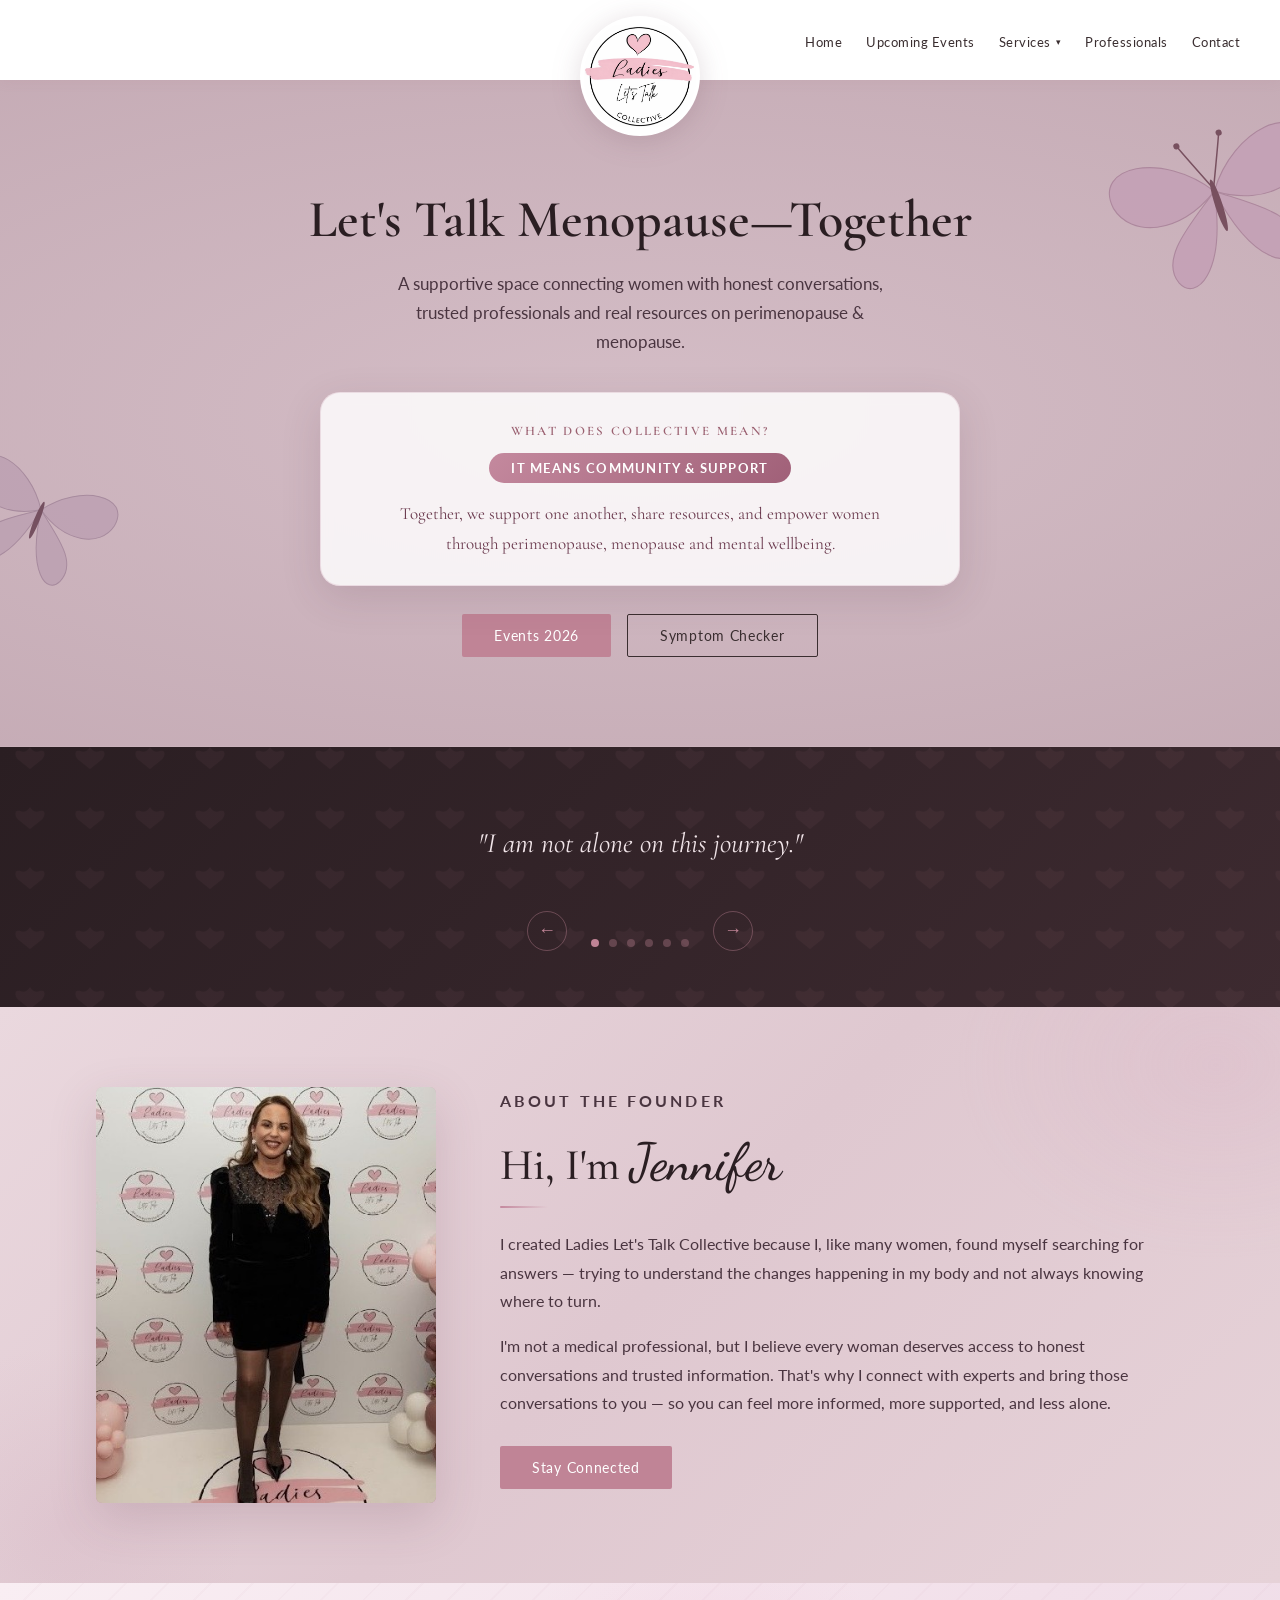
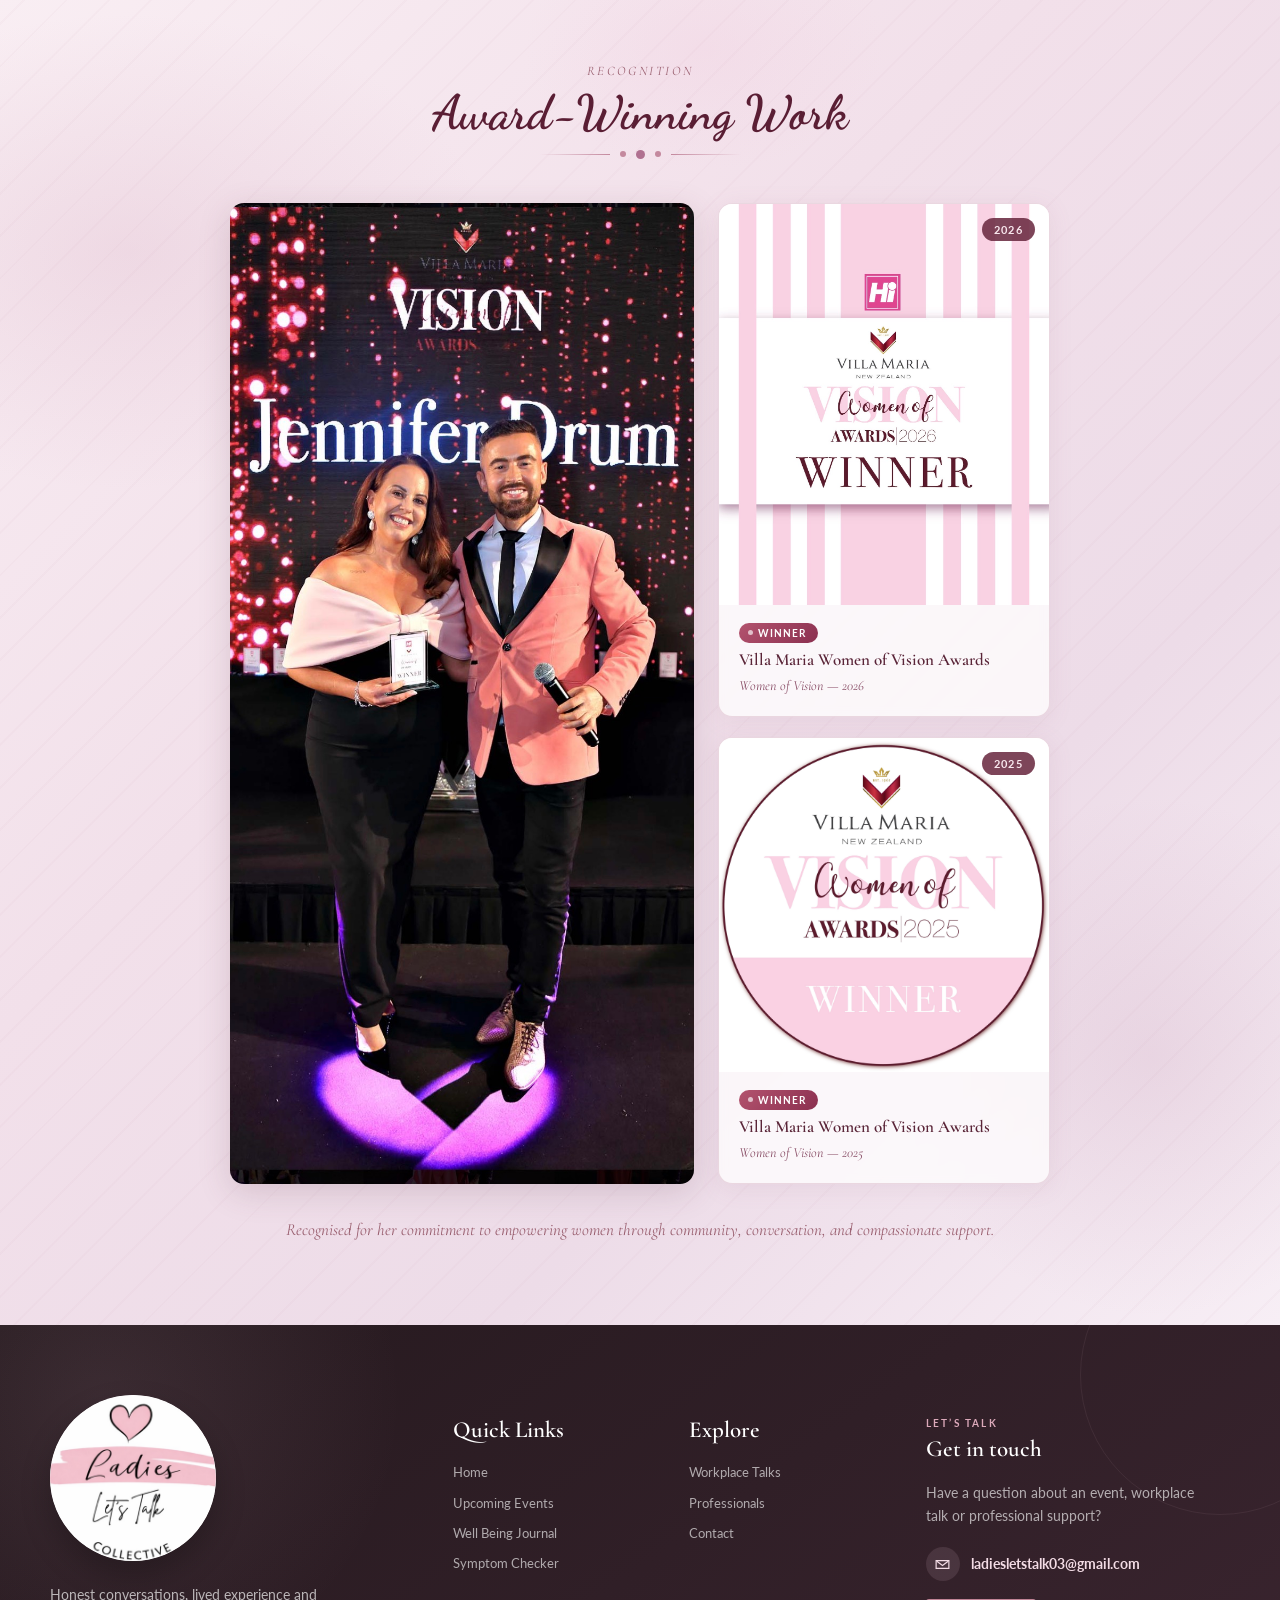
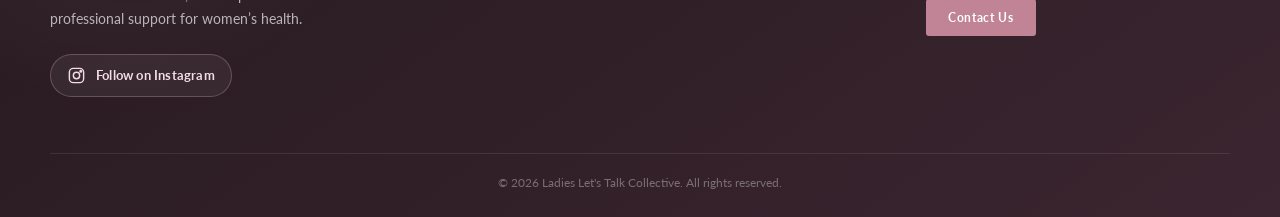
<file: index.html>
<!DOCTYPE html>
<html lang="en">
<head>
<meta charset="UTF-8">
<meta name="viewport" content="width=device-width,initial-scale=1">
<title>Ladies Let's Talk Collective</title>
<link rel="stylesheet" href="css/style.css">
<link href="https://fonts.googleapis.com/css2?family=Dancing+Script:wght@600;700&family=Cormorant+Garamond:wght@400;500;600&family=Lato:wght@300;400;700&display=swap" rel="stylesheet">
<style>
/* ── COLLECTIVE BOX (hero) ── */
.collective-card {
  max-width: 640px;
  margin: 28px auto 28px;
  padding: 30px 28px 26px;
  background: rgba(255,255,255,0.82);
  border-radius: 20px;
  box-shadow: 0 12px 40px rgba(80,45,65,0.14);
  text-align: center;
  backdrop-filter: blur(6px);
  border: 1px solid rgba(200,150,170,0.25);
}
.collective-card h2 {
  font-family: 'Cormorant Garamond', serif;
  font-size: 13px;
  font-weight: 600;
  letter-spacing: 0.18em;
  text-transform: uppercase;
  color: #9a6070;
  margin-bottom: 14px;
}
.collective-strip {
  display: inline-block;
  background: linear-gradient(135deg, #c4899e, #a06078);
  color: #fff;
  font-size: 13px;
  font-weight: 700;
  letter-spacing: 0.1em;
  text-transform: uppercase;
  padding: 7px 22px;
  border-radius: 30px;
  margin-bottom: 16px;
}
.collective-card p {
  font-family: 'Cormorant Garamond', serif;
  font-size: 17px;
  color: #6b3a4e;
  line-height: 1.75;
  max-width: 500px;
  margin: 0 auto;
}
 
/* ── ABOUT — keep existing layout, just polish ── */
.about {
  display: flex;
  gap: 64px;
  align-items: flex-start;
  padding: 80px 96px;
  background: linear-gradient(135deg, #ead8de 0%, #dfc8d0 50%, #e6d2d8 100%);
  position: relative;
  overflow: hidden;
}
.about::before {
  content: '';
  position: absolute;
  inset: 0;
  background:
    radial-gradient(ellipse 400px 300px at 95% 10%, rgba(210,160,185,0.18) 0%, transparent 65%),
    radial-gradient(ellipse 300px 300px at 5% 90%, rgba(190,140,165,0.14) 0%, transparent 60%);
  pointer-events: none;
}
.about-photo {
  width: 340px;
  min-width: 300px;
  border-radius: 6px;
  overflow: hidden;
  flex-shrink: 0;
  min-height: 400px;
  position: relative;
  box-shadow: 0 16px 48px rgba(100,60,80,0.18);
}
.about-photo img {
  width: 100%;
  height: 100%;
  object-fit: cover;
  display: block;
}
.about-text {
  flex: 1;
  position: relative;
  z-index: 1;
}
.about-text h2 {
  font-family: 'Cormorant Garamond', serif;
  font-size: 44px;
  font-weight: 500;
  margin-bottom: 8px;
  color: #2a1e22;
  line-height: 1.2;
}
.about-text h2 em {
  font-family: 'Dancing Script', cursive;
  font-size: 52px;
  font-style: normal;
}
.about-eyebrow {
  font-size: 12px;
  font-weight: 700;
  letter-spacing: 0.2em;
  text-transform: uppercase;
  color: #b07090;
  margin-bottom: 6px;
}
.about-divider {
  width: 48px;
  height: 2px;
  background: linear-gradient(to right, #c4899e, transparent);
  border-radius: 2px;
  margin: 12px 0 22px;
}
.about-text p {
  font-size: 15.5px;
  line-height: 1.85;
  color: #4a3540;
  margin-bottom: 16px;
}
 
@media(max-width:900px) {
  .about { flex-direction: column; padding: 48px 28px; }
  .about-photo { width: 100%; min-width: unset; min-height: 280px; }
}
 
/* ── AWARDS SECTION ── */
.awards-section {
  padding: 80px 96px;
  background: linear-gradient(135deg, #f9eef3 0%, #f2e0ea 40%, #eddce8 70%, #f7eef5 100%);
  position: relative;
  overflow: hidden;
  text-align: center;
}
.awards-section::before {
  content: '';
  position: absolute;
  inset: 0;
  background:
    radial-gradient(ellipse 520px 340px at 10% 20%, rgba(210,160,185,0.22) 0%, transparent 70%),
    radial-gradient(ellipse 400px 400px at 90% 80%, rgba(190,140,170,0.18) 0%, transparent 65%),
    radial-gradient(ellipse 300px 200px at 55% 5%, rgba(240,200,220,0.25) 0%, transparent 60%);
  pointer-events: none;
}
.awards-section::after {
  content: '';
  position: absolute;
  inset: 0;
  background-image: repeating-linear-gradient(
    135deg, transparent, transparent 28px,
    rgba(200,155,175,0.055) 28px, rgba(200,155,175,0.055) 30px
  );
  pointer-events: none;
}
.awards-section-inner {
  position: relative;
  z-index: 2;
  max-width: 820px;
  margin: 0 auto;
}
.awards-eyebrow {
  font-family: 'Cormorant Garamond', serif;
  font-style: italic;
  font-size: 13px;
  letter-spacing: 0.2em;
  text-transform: uppercase;
  color: #9a6070;
  margin-bottom: 8px;
}
.awards-title {
  font-family: 'Dancing Script', cursive;
  font-size: 48px;
  color: #5a1e34;
  line-height: 1.1;
  margin-bottom: 10px;
}
.awards-ornament {
  display: flex;
  align-items: center;
  justify-content: center;
  gap: 10px;
  margin-bottom: 44px;
}
.orn-line {
  height: 1px; width: 70px;
  background: linear-gradient(to right, transparent, #c4899e);
}
.orn-line.r { background: linear-gradient(to left, transparent, #c4899e); }
.orn-dot { width: 6px; height: 6px; border-radius: 50%; background: #c4899e; }
.orn-dot.lg { width: 9px; height: 9px; background: #b07090; }
.awards-grid {
  display: grid;
  grid-template-columns: 1.4fr 1fr;
  gap: 24px;
  margin-bottom: 32px;
  align-items: start;
}
.award-jen-photo {
  border-radius: 14px;
  overflow: hidden;
  box-shadow: 0 8px 32px rgba(100,60,80,0.18);
  height: 100%;
}
.award-jen-photo img {
  width: 100%;
  height: 100%;
  object-fit: cover;
  object-position: center top;
  display: block;
  min-height: 400px;
}
.awards-cards-stack {
  display: flex;
  flex-direction: column;
  gap: 20px;
}
.award-card {
  background: rgba(255,255,255,0.75);
  border: 1px solid rgba(200,155,175,0.35);
  border-radius: 14px;
  overflow: hidden;
  box-shadow: 0 4px 24px rgba(160,100,130,0.1), inset 0 1px 0 rgba(255,255,255,0.8);
  transition: transform 0.25s ease, box-shadow 0.25s ease;
  backdrop-filter: blur(4px);
  text-align: left;
}
.award-card:hover {
  transform: translateY(-4px);
  box-shadow: 0 12px 36px rgba(160,100,130,0.18), inset 0 1px 0 rgba(255,255,255,0.8);
}
.award-img-wrap {
  position: relative;
  overflow: hidden;
}
.award-img-wrap img {
  width: 100%;
  height: auto;
  display: block;
  object-fit: contain;
  background: #f7eef3;
  transition: transform 0.4s ease;
}
.award-card:hover .award-img-wrap img {
  transform: scale(1.03);
}
.award-img-wrap::after {
  display: none;
}
.award-year-badge {
  position: absolute;
  top: 14px; right: 14px;
  background: rgba(107,44,66,0.88);
  color: #f9e8ee;
  font-size: 11px;
  font-weight: 700;
  letter-spacing: 0.12em;
  text-transform: uppercase;
  padding: 5px 12px;
  border-radius: 20px;
  z-index: 3;
}
.award-card-body {
  padding: 18px 20px 22px;
  display: flex;
  flex-direction: column;
  gap: 6px;
}
.award-status-pill {
  display: inline-flex;
  align-items: center;
  gap: 5px;
  font-size: 10px;
  font-weight: 700;
  letter-spacing: 0.1em;
  text-transform: uppercase;
  color: #fff;
  background: linear-gradient(135deg, #b3536e, #8b3050);
  padding: 4px 12px 4px 9px;
  border-radius: 20px;
  width: fit-content;
}
.award-status-pill .dot {
  width: 5px; height: 5px;
  border-radius: 50%;
  background: rgba(255,255,255,0.65);
}
.award-org {
  font-family: 'Cormorant Garamond', serif;
  font-size: 17px;
  font-weight: 600;
  color: #5a2538;
  line-height: 1.3;
}
.award-subtitle {
  font-family: 'Cormorant Garamond', serif;
  font-style: italic;
  font-size: 14px;
  color: #8a5068;
}
.awards-caption {
  font-family: 'Cormorant Garamond', serif;
  font-style: italic;
  font-size: 17px;
  color: #9a6070;
  line-height: 1.7;
}
@media(max-width:900px) {
  .awards-section { padding: 56px 28px; }
  .awards-grid { grid-template-columns: 1fr; }
  .award-jen-photo img { min-height: 280px; }
}

/* ── NEW FOOTER ── */
.site-footer {
  display: block;
  position: relative;
  overflow: hidden;
  width: 100%;
  padding: 0;
  margin: 0;
  background:
    radial-gradient(circle at 8% 15%, rgba(224,184,200,.11), transparent 24%),
    linear-gradient(145deg, #25191e 0%, #3b2530 100%);
  color: rgba(255,255,255,.82);
}

.site-footer,
.site-footer * {
  box-sizing: border-box;
}

.site-footer::before {
  content: "";
  position: absolute;
  top: -90px;
  right: -80px;
  width: 280px;
  height: 280px;
  border: 1px solid rgba(224,184,200,.08);
  border-radius: 50%;
  pointer-events: none;
}

.site-footer .footer-main {
  position: relative;
  z-index: 1;
  display: grid;
  grid-template-columns:
    minmax(250px, 1.35fr)
    minmax(140px, .72fr)
    minmax(140px, .72fr)
    minmax(260px, 1.15fr);
  align-items: start;
  gap: 46px;
  width: min(1180px, calc(100% - 64px));
  margin: 0 auto;
  padding: 70px 0 56px;
}

.site-footer .footer-brand {
  min-width: 0;
}

.site-footer .footer-logo-link {
  display: block;
  width: 166px;
  height: 166px;
  overflow: hidden;
  border-radius: 50%;
  background: #fff;
  box-shadow: 0 14px 30px rgba(0,0,0,.24);
}

.site-footer .footer-brand-logo {
  display: block;
  width: 100%;
  height: 100%;
  margin: 0;
  padding: 0;
  object-fit: cover;
  object-position: center;
  border-radius: 50%;
  filter: none;
}

.site-footer .footer-tagline {
  max-width: 310px;
  margin: 22px 0;
  color: rgba(255,255,255,.67);
  font-size: 14px;
  line-height: 1.75;
}

.site-footer .footer-social-btn {
  display: inline-flex;
  align-items: center;
  gap: 10px;
  padding: 11px 16px;
  border: 1px solid rgba(224,184,200,.28);
  border-radius: 999px;
  background: rgba(255,255,255,.055);
  color: #f3dce5;
  font-size: 13px;
  font-weight: 700;
  text-decoration: none;
  transition: background .2s, border-color .2s, transform .2s;
}

.site-footer .footer-social-btn:hover {
  transform: translateY(-2px);
  border-color: rgba(224,184,200,.55);
  background: rgba(224,184,200,.13);
}

.site-footer .footer-social-btn svg {
  width: 19px;
  height: 19px;
  fill: none;
  stroke: currentColor;
  stroke-width: 1.8;
}

.site-footer .footer-column,
.site-footer .footer-contact {
  min-width: 0;
  padding-top: 22px;
}

.site-footer .footer-column h3,
.site-footer .footer-contact h3 {
  margin: 0 0 19px;
  color: #fff;
  font-family: 'Cormorant Garamond', serif;
  font-size: 23px;
  font-weight: 600;
}

.site-footer .footer-small-title {
  display: block;
  margin-bottom: 7px;
  color: #dca9ba;
  font-size: 10px;
  font-weight: 700;
  letter-spacing: 2.2px;
  text-transform: uppercase;
}

.site-footer .footer-nav {
  position: static;
  display: flex;
  flex-direction: column;
  align-items: flex-start;
  gap: 12px;
  width: auto;
  height: auto;
  min-height: 0;
  margin: 0;
  padding: 0;
  overflow: visible;
  background: transparent;
  box-shadow: none;
  transform: none;
}

.site-footer .footer-nav a {
  display: inline-block;
  width: fit-content;
  margin: 0;
  padding: 0;
  border: 0;
  background: transparent;
  color: rgba(255,255,255,.62);
  font-size: 13px;
  line-height: 1.4;
  text-decoration: none;
  transition: color .2s, transform .2s;
}

.site-footer .footer-nav a:hover {
  color: #f0bfd0;
  transform: translateX(4px);
}

.site-footer .footer-contact p {
  max-width: 280px;
  margin: 0 0 19px;
  color: rgba(255,255,255,.63);
  font-size: 13.5px;
  line-height: 1.7;
}

.site-footer .footer-email-link {
  display: flex;
  align-items: center;
  gap: 11px;
  margin-bottom: 18px;
  color: #f3dce5;
  font-size: 13.5px;
  font-weight: 700;
  text-decoration: none;
  overflow-wrap: anywhere;
}

.site-footer .footer-email-icon {
  display: grid;
  flex: 0 0 auto;
  width: 34px;
  height: 34px;
  place-items: center;
  border-radius: 50%;
  background: rgba(224,184,200,.13);
}

.site-footer .footer-email-icon svg {
  width: 17px;
  height: 17px;
  fill: none;
  stroke: currentColor;
  stroke-width: 1.7;
}

.site-footer .footer-contact-btn {
  display: inline-block;
  padding: 11px 22px;
  border-radius: 3px;
  background: #c08496;
  color: #fff;
  font-size: 12px;
  font-weight: 700;
  letter-spacing: .7px;
  text-decoration: none;
  transition: background .2s, transform .2s;
}

.site-footer .footer-contact-btn:hover {
  transform: translateY(-2px);
  background: #a9687c;
}

.site-footer .footer-bottom {
  position: relative;
  z-index: 1;
  display: flex;
  justify-content: center;
  width: min(1180px, calc(100% - 64px));
  margin: 0 auto;
  padding: 22px 0 28px;
  border-top: 1px solid rgba(255,255,255,.09);
  text-align: center;
}

.site-footer .footer-bottom p {
  margin: 0;
  color: rgba(255,255,255,.35);
  font-size: 11.5px;
}

@media (max-width: 980px) {
  .site-footer .footer-main {
    grid-template-columns: 1fr 1fr;
  }

  .site-footer .footer-brand,
  .site-footer .footer-contact {
    grid-column: 1 / -1;
  }

  .site-footer .footer-brand {
    display: flex;
    flex-direction: column;
    align-items: center;
    text-align: center;
  }

  .site-footer .footer-tagline {
    margin-right: auto;
    margin-left: auto;
  }

  .site-footer .footer-column {
    text-align: center;
  }

  .site-footer .footer-nav {
    align-items: center;
  }
}

@media (max-width: 560px) {
  .site-footer .footer-main {
    grid-template-columns: 1fr;
    width: min(100% - 32px, 460px);
    gap: 30px;
    padding: 46px 0 40px;
  }

  .site-footer .footer-brand,
  .site-footer .footer-contact,
  .site-footer .footer-column {
    grid-column: 1;
  }

  .site-footer .footer-logo-link {
    width: 142px;
    height: 142px;
  }

  .site-footer .footer-column {
    padding-top: 0;
  }

  .site-footer .footer-contact {
    padding: 26px 18px;
    border: 1px solid rgba(224,184,200,.15);
    border-radius: 10px;
    background: rgba(255,255,255,.045);
    text-align: center;
  }

  .site-footer .footer-contact p {
    margin-right: auto;
    margin-left: auto;
  }

  .site-footer .footer-email-link {
    justify-content: center;
    flex-wrap: wrap;
  }

  .site-footer .footer-bottom {
    width: min(100% - 32px, 460px);
  }
}

</style>
</head>
 
<body>
 
<div class="mobile-nav" id="mobileNav" onclick="closeMobile()">
  <div class="mobile-nav-panel" onclick="event.stopPropagation()">
    <div class="mobile-header">
      <img class="logo-img" src="images/Logo.jpeg" alt="Logo">
      <button class="mobile-close" onclick="closeMobile()">✕</button>
    </div>
    <a href="index.html">Home</a>
    <a href="events.html">Upcoming Events</a>
    <a href="journal.html">Well Being Journal</a>
    <a href="symptom.html">Symptom Checker</a>
    <a href="workplace.html">Workplace Talks</a>
    <a href="professionals.html">Professionals</a>
    <a href="contact.html">Contact</a>
  </div>
</div>
<nav>
  <div class="logo-wrap">
    <img class="logo-img" src="images/Logo.jpeg" alt="Ladies Let's Talk Collective logo">
  </div>
  <div class="nav-right">
    <ul class="nav-links">
      <li><a href="index.html">Home</a></li>
      <li><a href="events.html">Upcoming Events</a></li>
      <li class="has-dropdown">
        <a href="#" onclick="return false;">Services <span class="caret">▾</span></a>
        <ul class="dropdown">
          <li><a href="journal.html">Well being Journal</a></li>
          <li><a href="symptom.html">Symptom Checker</a></li>
          <li><a href="workplace.html">Workplace Talks</a></li>
        </ul>
      </li>
      <li><a href="professionals.html">Professionals</a></li>
      <li><a href="contact.html">Contact</a></li>
    </ul>
    <button class="hamburger" onclick="openMobile()">
      <span></span><span></span><span></span>
    </button>
  </div>
</nav>
 
<div id="nav-placeholder"></div>
 
<!-- HERO -->
<section class="hero" id="home">
  <svg class="hero-bg" viewBox="0 0 1440 540" preserveAspectRatio="xMidYMid slice" xmlns="http://www.w3.org/2000/svg">
    <defs>
      <radialGradient id="hg" cx="50%" cy="50%" r="70%"><stop offset="0%" stop-color="#d4bdc6"/><stop offset="100%" stop-color="#c4aab4"/></radialGradient>
      <filter id="bl"><feGaussianBlur stdDeviation="2.5"/></filter>
    </defs>
    <rect width="1440" height="540" fill="url(#hg)"/>
    <g opacity="0.55" filter="url(#bl)">
      <circle cx="50" cy="70" r="22" fill="#f0d4e0"/><circle cx="85" cy="45" r="17" fill="#e8c4d4"/>
      <circle cx="115" cy="80" r="14" fill="#f0d0dc"/><circle cx="35" cy="110" r="12" fill="#ddb8c8"/>
      <circle cx="135" cy="55" r="19" fill="#f0d4e0"/><circle cx="160" cy="92" r="13" fill="#e8c4d4"/>
    </g>
    <g opacity="0.55" filter="url(#bl)">
      <circle cx="1390" cy="65" r="22" fill="#f0d4e0"/><circle cx="1355" cy="42" r="17" fill="#e8c4d4"/>
      <circle cx="1325" cy="78" r="14" fill="#f0d0dc"/><circle cx="1405" cy="102" r="12" fill="#ddb8c8"/>
      <circle cx="1305" cy="54" r="19" fill="#f0d4e0"/><circle cx="1280" cy="88" r="13" fill="#e8c4d4"/>
    </g>
    <g transform="translate(1185,90) rotate(-18)" opacity="0.85">
      <path d="M0,0 C30,-44 88,-50 82,-12 C76,14 38,26 0,0Z" fill="#c4a0b6" stroke="#a88098" stroke-width="0.9"/>
      <path d="M0,0 C-30,-44 -88,-50 -82,-12 C-76,14 -38,26 0,0Z" fill="#c4a0b6" stroke="#a88098" stroke-width="0.9"/>
      <path d="M0,0 C24,18 60,38 50,62 C42,80 12,68 0,0Z" fill="#c4a0b6" stroke="#a88098" stroke-width="0.9"/>
      <path d="M0,0 C-24,18 -60,38 -50,62 C-42,80 -12,68 0,0Z" fill="#c4a0b6" stroke="#a88098" stroke-width="0.9"/>
      <ellipse cx="0" cy="12" rx="3" ry="22" fill="#6a4050"/>
      <path d="M0,-2 Q-14,-34 -18,-44" stroke="#6a4050" stroke-width="1.2" fill="none"/><circle cx="-18" cy="-44" r="2.5" fill="#6a4050"/>
      <path d="M0,-2 Q14,-34 18,-44" stroke="#6a4050" stroke-width="1.2" fill="none"/><circle cx="18" cy="-44" r="2.5" fill="#6a4050"/>
    </g>
    <g transform="translate(235,348) rotate(22)" opacity="0.8">
      <path d="M0,0 C22,-32 64,-38 60,-10 C56,10 28,18 0,0Z" fill="#bca0b2" stroke="#9e8096" stroke-width="0.8"/>
      <path d="M0,0 C-22,-32 -64,-38 -60,-10 C-56,10 -28,18 0,0Z" fill="#bca0b2" stroke="#9e8096" stroke-width="0.8"/>
      <path d="M0,0 C18,14 44,28 36,48 C30,62 9,52 0,0Z" fill="#bca0b2" stroke="#9e8096" stroke-width="0.8"/>
      <path d="M0,0 C-18,14 -44,28 -36,48 C-30,62 -9,52 0,0Z" fill="#bca0b2" stroke="#9e8096" stroke-width="0.8"/>
      <ellipse cx="0" cy="9" rx="2.2" ry="16" fill="#60384a"/>
    </g>
  </svg>
 
  <div class="hero-content">
    <h1>Let's Talk Menopause—Together</h1>
    <p>A supportive space connecting women with honest conversations, trusted professionals and real resources on perimenopause &amp; menopause.</p>
 
    <!-- COLLECTIVE BOX — improved -->
    <div class="collective-card">
      <h2>What Does Collective Mean?</h2>
      <div class="collective-strip">It means community &amp; support</div>
      <p>Together, we support one another, share resources, and empower women through perimenopause, menopause and mental wellbeing.</p>
    </div>
 
    <div class="btn-row">
      <a href="events.html" class="btn-pink">Events 2026</a>
      <a href="symptom.html" class="btn-outline">Symptom Checker</a>
    </div>
  </div>
</section>
 
<!-- AFFIRMATIONS -->
<section class="affirmations">
  <div class="aff-inner">
    <div class="aff-quote" id="affQuote">"I am not alone on this journey."</div>
    <div class="aff-controls">
      <button class="aff-btn" id="affPrev">&#8592;</button>
      <div class="aff-dots" id="affDots"></div>
      <button class="aff-btn" id="affNext">&#8594;</button>
    </div>
  </div>
</section>
 
<!-- ABOUT + AWARDS -->
<section class="about" id="about">
 
  <div class="about-photo">
    <img src="images/jennifer.jpeg" alt="Jennifer">
  </div>
 
  <div class="about-text">
    <p class="about-eyebrow">About the founder</p>
    <h2>Hi, I'm <em>Jennifer</em></h2>
    <div class="about-divider"></div>
 
    <p>I created Ladies Let's Talk Collective because I, like many women, found myself searching for answers — trying to understand the changes happening in my body and not always knowing where to turn.</p>
 
    <p>I'm not a medical professional, but I believe every woman deserves access to honest conversations and trusted information. That's why I connect with experts and bring those conversations to you — so you can feel more informed, more supported, and less alone.</p>
 
    <a href="contact.html" class="btn-pink about-btn" style="margin-top:12px;">Stay Connected</a>
  </div>
 
</section>
 
<!-- AWARDS -->
<section class="awards-section" id="awards">
  <div class="awards-section-inner">
 
    <p class="awards-eyebrow">Recognition</p>
    <h2 class="awards-title">Award-Winning Work</h2>
    <div class="awards-ornament">
      <div class="orn-line"></div>
      <div class="orn-dot"></div>
      <div class="orn-dot lg"></div>
      <div class="orn-dot"></div>
      <div class="orn-line r"></div>
    </div>
 
    <div class="awards-grid">
 
      <!-- LEFT: Jennifer photo -->
      <div class="award-jen-photo">
        <img src="images/Awards.jpeg" alt="Jennifer Drum at the awards">
      </div>
 
      <!-- RIGHT: two award cards stacked -->
      <div class="awards-cards-stack">
 
        <div class="award-card">
          <div class="award-img-wrap">
            <img src="images/2026 award.jpeg" alt="Villa Maria Women of Vision Awards 2026 Winner certificate">
            <span class="award-year-badge">2026</span>
          </div>
          <div class="award-card-body">
            <span class="award-status-pill"><span class="dot"></span>Winner</span>
            <div class="award-org">Villa Maria Women of Vision Awards</div>
            <div class="award-subtitle">Women of Vision — 2026</div>
          </div>
        </div>
 
        <div class="award-card">
          <div class="award-img-wrap">
            <img src="images/award2.jpeg" alt="Jennifer Drum accepting the Women of Vision Award on stage">
            <span class="award-year-badge">2025</span>
          </div>
          <div class="award-card-body">
            <span class="award-status-pill"><span class="dot"></span>Winner</span>
            <div class="award-org">Villa Maria Women of Vision Awards</div>
            <div class="award-subtitle">Women of Vision — 2025</div>
          </div>
        </div>
 
      </div>
 
    </div>
 
    <p class="awards-caption">Recognised for her commitment to empowering women through community, conversation, and compassionate support.</p>
 
  </div>
</section>
 

 
<!-- ── NEW FOOTER ── -->
<footer class="site-footer">
  <div class="footer-main">

    <div class="footer-brand">
      <a href="index.html" class="footer-logo-link" aria-label="Ladies Let's Talk Collective home">
        <img src="images/Logofooter.png"
             alt="Ladies Let's Talk Collective logo"
             class="footer-brand-logo">
      </a>

      <p class="footer-tagline">
        Honest conversations, lived experience and professional support for women’s health.
      </p>

      <div class="footer-social-links">
        <a href="https://www.instagram.com/ladieslets_talk_collective/"
           class="footer-social-btn"
           target="_blank"
           rel="noopener noreferrer"
           aria-label="Follow Ladies Let's Talk Collective on Instagram">
          <svg viewBox="0 0 24 24" aria-hidden="true">
            <rect x="3" y="3" width="18" height="18" rx="5"></rect>
            <circle cx="12" cy="12" r="4"></circle>
            <circle cx="17.4" cy="6.7" r="1"></circle>
          </svg>
          <span>Follow on Instagram</span>
        </a>
      </div>
    </div>

    <div class="footer-column">
      <h3>Quick Links</h3>
      <div class="footer-nav" aria-label="Footer navigation">
        <a href="index.html">Home</a>
        <a href="events.html">Upcoming Events</a>
        <a href="journal.html">Well Being Journal</a>
        <a href="symptom.html">Symptom Checker</a>
      </div>
    </div>

    <div class="footer-column">
      <h3>Explore</h3>
      <div class="footer-nav" aria-label="Footer service links">
        <a href="workplace.html">Workplace Talks</a>
        <a href="professionals.html">Professionals</a>
        <a href="contact.html">Contact</a>
      </div>
    </div>

    <div class="footer-contact">
      <span class="footer-small-title">Let’s talk</span>
      <h3>Get in touch</h3>
      <p>
        Have a question about an event, workplace talk or professional support?
      </p>

      <a href="mailto:ladiesletstalk03@gmail.com"
         class="footer-email-link">
        <span class="footer-email-icon" aria-hidden="true">
          <svg viewBox="0 0 24 24">
            <path d="M3 6.5h18v11H3z"></path>
            <path d="m4 7.5 8 6 8-6"></path>
          </svg>
        </span>
        <span>ladiesletstalk03@gmail.com</span>
      </a>

      <a href="contact.html" class="footer-contact-btn">Contact Us</a>
    </div>

  </div>

  <div class="footer-bottom">
    <p>© 2026 Ladies Let's Talk Collective. All rights reserved.</p>
  </div>
</footer>
 
<script src="js/script.js"></script>
</body>
</html>
</file>
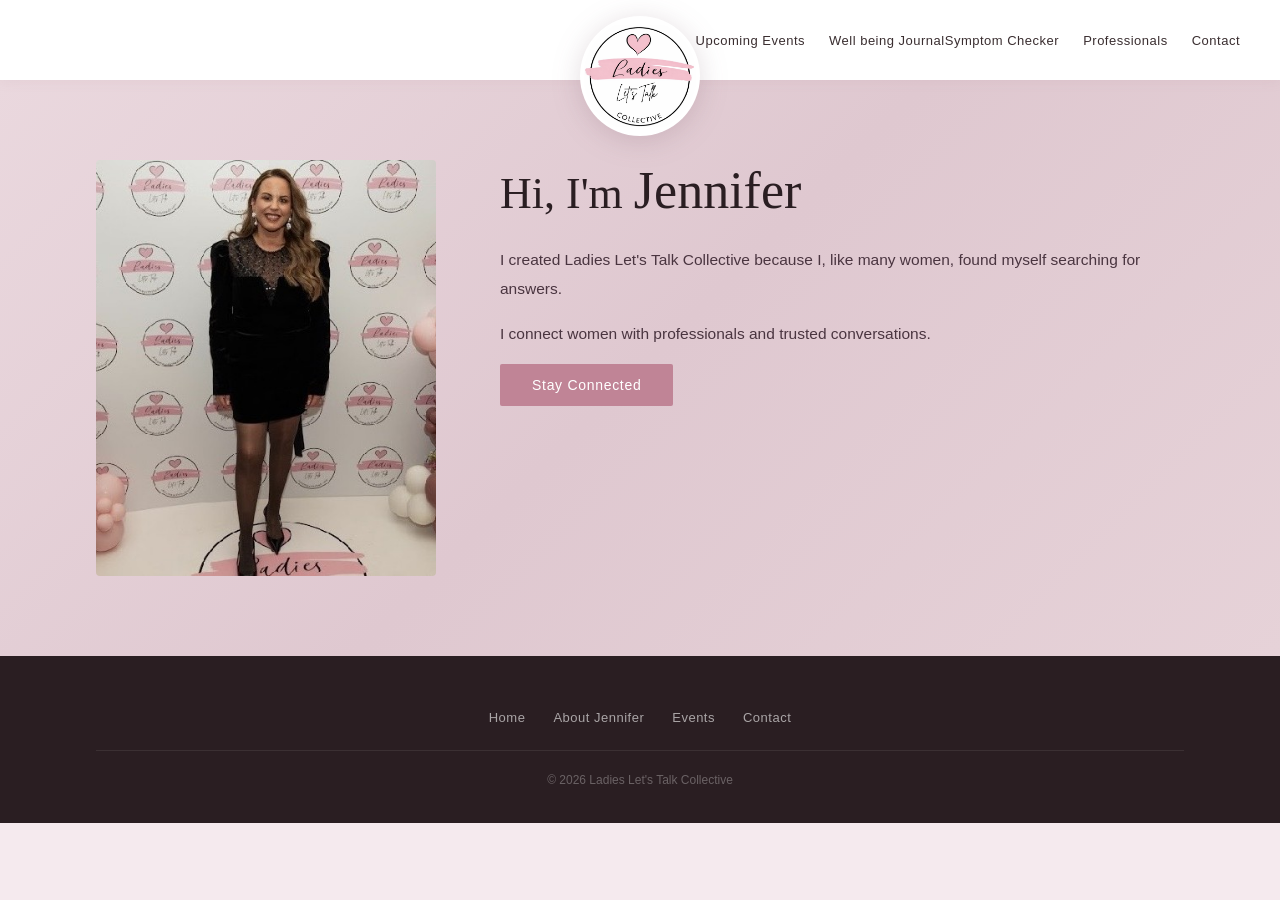
<file: about.html>
<!DOCTYPE html>
<html lang="en">

<head>

<meta charset="UTF-8">
<meta name="viewport" content="width=device-width,initial-scale=1">

<title>About Jennifer</title>

<link rel="stylesheet" href="css/style.css">

</head>

<body>
<div class="mobile-nav" id="mobileNav">

    <div class="mobile-header">
        <img
            class="logo-img"
            src="images/Logo.jpeg"
            alt="Logo">
<br><br><br>
        <button
            class="mobile-close"
            onclick="closeMobile()">
            ✕
        </button>
    </div>

    <a href="index.html">Home</a>
    <a href="events.html">Upcoming Events</a>
    <a href="journal.html">Well Being Journal</a>
    <a href="symptom.html">Symptom Checker</a>
    <a href="professionals.html">Professionals</a>
    <a href="contact.html">Contact</a>

</div>

<nav>

<ul class="nav-links">

<li>
<a href="index.html">Home</a>
</li>



<li>
<a href="events.html">
Upcoming Events 
</a>
</li>

<li>
<a href="journal.html">
Well being Journal
</a>
</li>

</ul>


<div class="logo-wrap">

<img
class="logo-img"
src="images/Logo.jpeg">

</div>


<div class="nav-right">

<ul class="nav-links">

<li>
<a href="symptom.html">
Symptom Checker
</a>
</li>



<li>
<a href="professionals.html">
Professionals
</a>
</li>

<li>
<a href="contact.html">
Contact
</a>
</li>

</ul>

<button
class="hamburger"
onclick="openMobile()">

<span></span>
<span></span>
<span></span>

</button>

</div>

</nav>
<div id="nav-placeholder"></div>

<section class="about">

<div class="about-photo">

<img src="images/jennifer.jpeg">

</div>

<div class="about-text">

<h2>Hi, I'm <em>Jennifer</em></h2>

<p>
I created Ladies Let's Talk Collective because I,
like many women, found myself searching for answers.
</p>

<p>
I connect women with professionals and trusted conversations.
</p>

<a href="contact.html" class="btn-pink">

Stay Connected

</a>

</div>

</section>

<div id="footer-placeholder"></div>

<script src="js/script.js"></script>
<footer>

<ul class="footer-links">

<li>
<a href="index.html">
Home
</a>
</li>

<li>
<a href="about.html">
About Jennifer
</a>
</li>

<li>
<a href="events.html">
Events
</a>
</li>

<li>
<a href="contact.html">
Contact
</a>
</li>

</ul>

<div class="footer-copy">

© 2026 Ladies Let's Talk Collective

</div>

</footer>

<script src="js/script.js"></script>
</body>

</html>
</file>
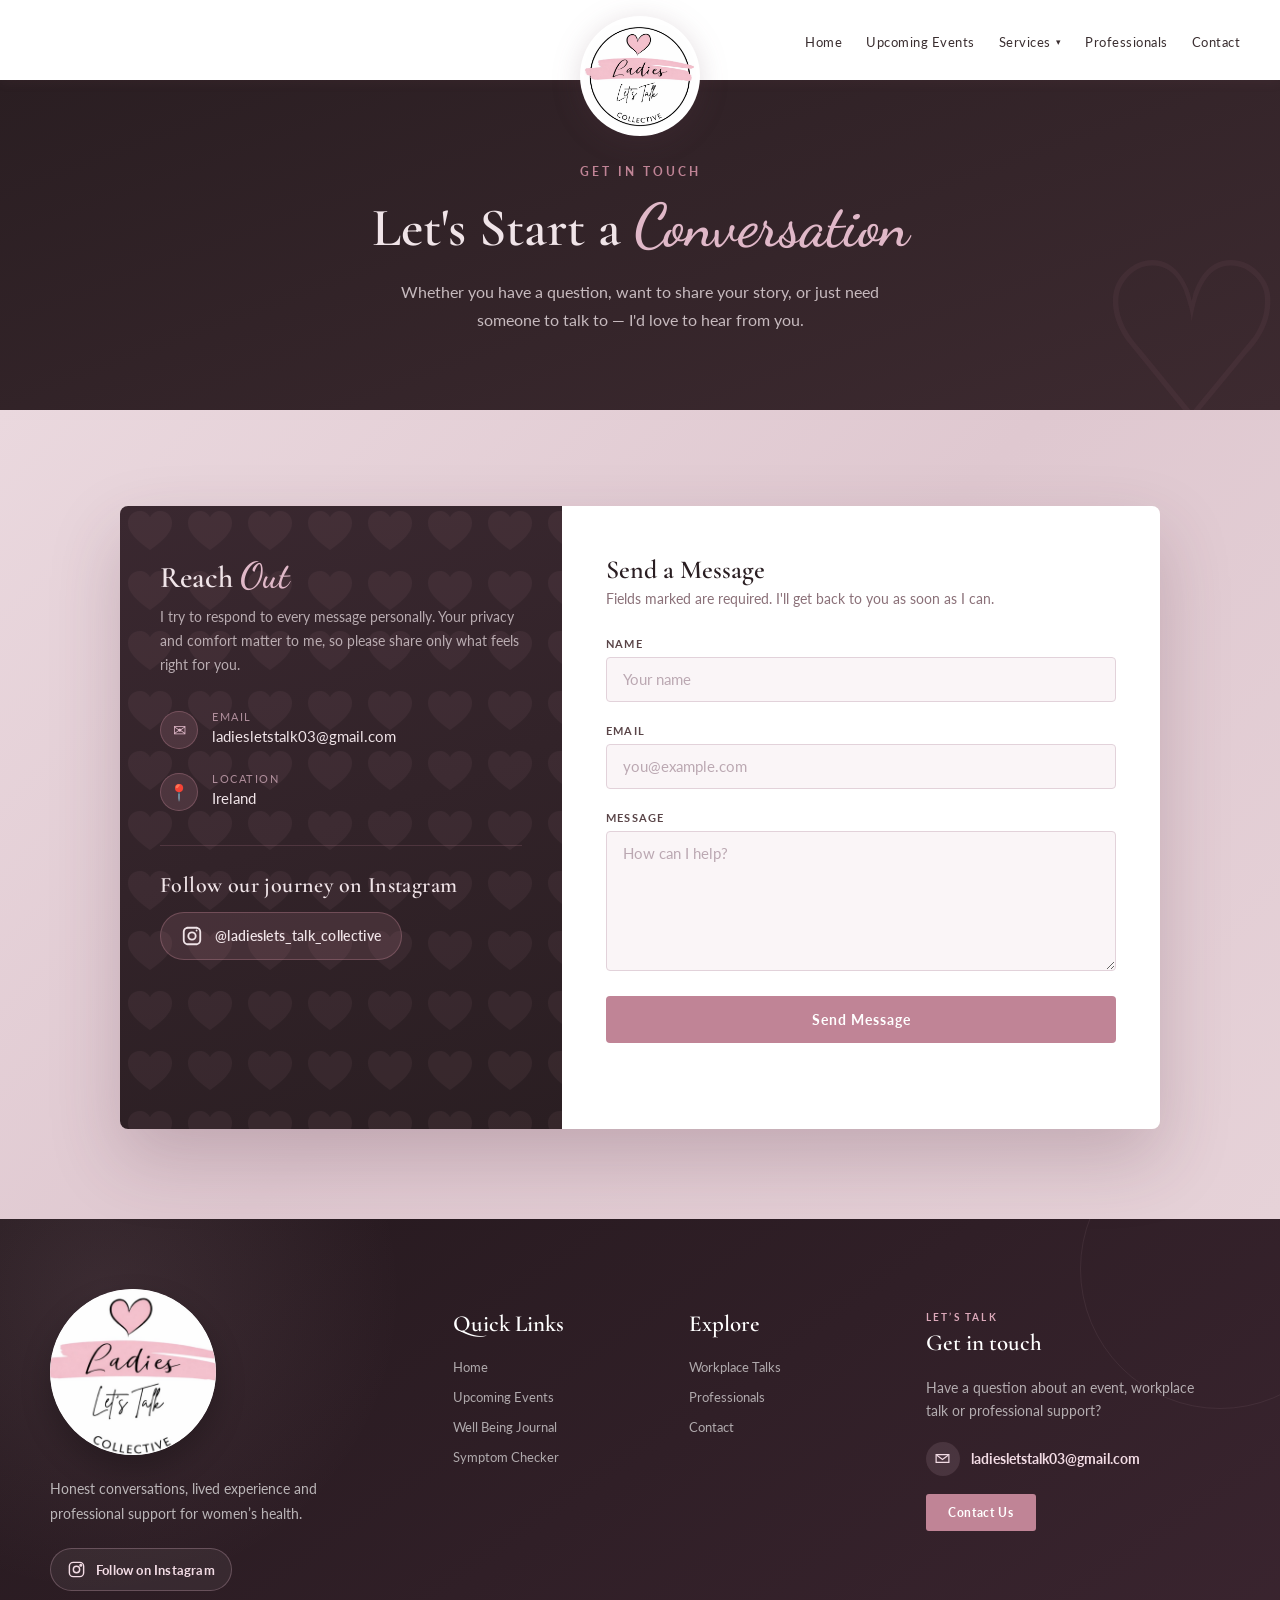
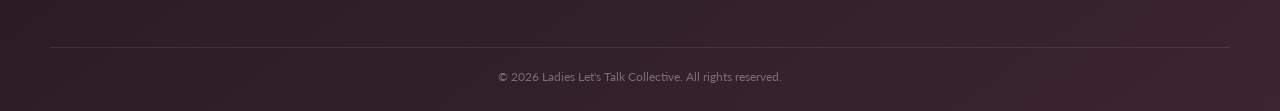
<file: contact.html>
<!DOCTYPE html>
<html lang="en">
<head>
<meta charset="UTF-8">
<meta name="viewport" content="width=device-width, initial-scale=1.0">
<title>Contact | Ladies Let's Talk Collective</title>
<link rel="stylesheet" href="css/style.css">
<link href="https://fonts.googleapis.com/css2?family=Dancing+Script:wght@600;700&family=Cormorant+Garamond:wght@400;500;600&family=Lato:wght@300;400;700&display=swap" rel="stylesheet">
<style>
/* ── CONTACT PAGE (scoped, uses your :root variables + fonts) ── */

/* Page intro header */
.contact-hero{
  background:linear-gradient(160deg,#2a1e22 0%,#3d2a30 100%);
  text-align:center;padding:84px 40px 76px;position:relative;overflow:hidden;
}
.contact-hero::after{
  content:'♡';position:absolute;right:-10px;bottom:-50px;
  font-family:'Cormorant Garamond',serif;font-size:220px;
  color:rgba(192,132,150,0.07);line-height:1;pointer-events:none;
}
.contact-hero .eyebrow{
  font-size:12px;letter-spacing:3px;text-transform:uppercase;
  color:#c08496;font-weight:700;margin-bottom:14px;
}
.contact-hero h1{
  font-family:'Cormorant Garamond',serif;font-size:54px;font-weight:600;
  color:#f0e4e8;line-height:1.12;margin-bottom:18px;
}
.contact-hero h1 em{font-family:'Dancing Script',cursive;font-size:60px;font-style:normal;color:#e0b8c8;}
.contact-hero p{
  font-size:16px;color:rgba(240,228,232,0.78);line-height:1.75;
  max-width:520px;margin:0 auto;position:relative;z-index:2;
}

/* Main contact area */
.contact-sec{
  padding:72px 40px 90px;
  background:linear-gradient(135deg,#ead8de 0%,#dfc8d0 50%,#e6d2d8 100%);
}
.contact-shell{
  max-width:1040px;margin:24px auto 0;position:relative;z-index:5;
  display:grid;grid-template-columns:0.85fr 1.15fr;
  border-radius:8px;overflow:hidden;
  box-shadow:0 30px 70px rgba(80,45,65,0.22);
}

/* Left: dark info panel */
.contact-info{
  background:linear-gradient(160deg,#3a2830 0%,#2a1e22 100%);
  padding:48px 40px;color:#f0e4e8;position:relative;overflow:hidden;
}
.contact-info::before{
  content:'';position:absolute;inset:0;
  background:url("data:image/svg+xml,%3Csvg width='60' height='60' viewBox='0 0 60 60' xmlns='http://www.w3.org/2000/svg'%3E%3Cg fill='none' fill-rule='evenodd'%3E%3Cg fill='%23c08496' fill-opacity='0.08'%3E%3Cpath d='M30 44 C18 35 8 27 8 17 C8 10 13 5 20 5 C24.5 5 28 7.5 30 11.5 C32 7.5 35.5 5 40 5 C47 5 52 10 52 17 C52 27 42 35 30 44Z'/%3E%3C/g%3E%3C/g%3E%3C/svg%3E");
}
.contact-info-inner{position:relative;z-index:2;}
.contact-info h2{
  font-family:'Cormorant Garamond',serif;font-size:30px;font-weight:600;
  margin-bottom:8px;line-height:1.2;
}
.contact-info h2 em{font-family:'Dancing Script',cursive;font-size:36px;font-style:normal;color:#e0b8c8;}
.contact-info .lead{font-size:14px;line-height:1.7;color:rgba(240,228,232,0.7);margin-bottom:34px;}
.ci-row{display:flex;gap:14px;align-items:flex-start;margin-bottom:24px;}
.ci-icon{
  width:38px;height:38px;flex-shrink:0;border-radius:50%;
  background:rgba(192,132,150,0.18);border:1px solid rgba(192,132,150,0.35);
  display:flex;align-items:center;justify-content:center;
  font-size:16px;color:#e0b8c8;
}
.ci-row .ci-label{font-size:10.5px;letter-spacing:1.5px;text-transform:uppercase;color:rgba(224,184,200,0.7);margin-bottom:3px;}
.ci-row .ci-value{font-size:14.5px;color:#f0e4e8;line-height:1.5;}
.ci-row a{color:#f0e4e8;text-decoration:none;transition:color 0.2s;}
.ci-row a:hover{color:#e0b8c8;}
.ci-social{display:flex;gap:12px;margin-top:34px;padding-top:26px;border-top:1px solid rgba(192,132,150,0.2);}
.ci-social span{
  width:40px;height:40px;border-radius:50%;
  border:1px solid rgba(192,132,150,0.35);
  display:flex;align-items:center;justify-content:center;
  font-size:17px;color:#e0b8c8;cursor:pointer;
  transition:background 0.25s,transform 0.25s;
}
.ci-social span:hover{background:rgba(192,132,150,0.2);transform:translateY(-3px);}
/* Instagram Section */
.ci-social{
  display:flex;
  flex-direction:column;
  align-items:flex-start;
  gap:14px;
  margin-top:34px;
  padding-top:26px;
  border-top:1px solid rgba(192,132,150,0.2);
}

.ci-social-text{
  margin:0;
  font-family:'Cormorant Garamond',serif;
  font-size:22px;
  font-weight:600;
  color:#f0e4e8;
  letter-spacing:.4px;
}

.ci-instagram{
  display:inline-flex;
  align-items:center;
  gap:12px;
  max-width:100%;
  padding:12px 20px;
  background:rgba(192,132,150,0.15);
  border:1px solid rgba(192,132,150,0.35);
  border-radius:50px;
  text-decoration:none;
  color:#f0e4e8;
  transition:background .3s ease,border-color .3s ease,color .3s ease,transform .3s ease,box-shadow .3s ease;
}

.ci-instagram svg{
  width:22px;
  height:22px;
  flex-shrink:0;
}

.ci-instagram span{
  width:auto;
  height:auto;
  border:0;
  border-radius:0;
  display:inline;
  font-size:14px;
  font-weight:600;
  color:inherit;
  letter-spacing:.3px;
  cursor:inherit;
}

.ci-instagram:hover{
  background:#c08496;
  border-color:#c08496;
  color:#fff;
  transform:translateY(-3px);
  box-shadow:0 8px 20px rgba(192,132,150,.3);
}

.ci-instagram:hover span{
  background:transparent;
  transform:none;
}

@media(max-width:900px){
  .ci-social{
    align-items:center;
    text-align:center;
  }

  .ci-instagram{
    justify-content:center;
  }
}
/* Right: form card */
.contact-form-wrap{background:#fff;padding:48px 44px;}
.contact-form-wrap .form-title{
  font-family:'Cormorant Garamond',serif;font-size:26px;font-weight:600;
  color:#2a1e22;margin-bottom:6px;
}
.contact-form-wrap .form-note{font-size:13.5px;color:#8a7078;margin-bottom:30px;}
.contact-form .field{margin-bottom:22px;}
.contact-form label{
  display:block;font-size:11px;letter-spacing:1.2px;text-transform:uppercase;
  color:#5a4548;font-weight:700;margin-bottom:7px;
}
.contact-form input,
.contact-form textarea{
  width:100%;padding:13px 16px;border:1.5px solid #e2d2da;border-radius:4px;
  font-size:14.5px;font-family:'Lato',sans-serif;color:var(--text);
  background:#faf5f7;outline:none;transition:border-color 0.2s,background 0.2s,box-shadow 0.2s;
}
.contact-form input::placeholder,
.contact-form textarea::placeholder{color:#bba8b2;}
.contact-form input:focus,
.contact-form textarea:focus{
  border-color:var(--pink);background:#fff;
  box-shadow:0 0 0 3px rgba(192,132,150,0.12);
}
.contact-form textarea{resize:vertical;min-height:140px;}
.contact-form .honeypot{display:none;}
.contact-form .btn-pink{
  width:100%;padding:15px;font-size:14px;letter-spacing:1px;font-weight:700;
  border-radius:4px;border:none;cursor:pointer;
  background:var(--pink);color:#fff;
  transition:background 0.2s,opacity 0.2s;
}
.contact-form .btn-pink:hover{background:var(--pink-dark);}
.contact-form .btn-pink:disabled{opacity:0.6;cursor:default;}
.form-status{margin-top:18px;font-size:14px;text-align:center;min-height:20px;}
.form-status.success{color:#2e7d4f;}
.form-status.error{color:#b03a3a;}
.form-status.sending{color:#8a7078;}

@media(max-width:900px){
  .contact-hero{padding:64px 28px 96px;}
  .contact-hero h1{font-size:38px;}
  .contact-hero h1 em{font-size:44px;}
  .contact-sec{padding:36px 20px 64px;}
  .contact-shell{grid-template-columns:1fr;margin-top:0;}
  .contact-info{padding:38px 28px;}
  .contact-form-wrap{padding:38px 26px;}
}
</style>
</head>
<body>

<!-- ── MOBILE NAV ── -->
<div class="mobile-nav" id="mobileNav" onclick="closeMobile()">
  <div class="mobile-nav-panel" onclick="event.stopPropagation()">
    <div class="mobile-header">
      <img class="logo-img" src="images/Logo.jpeg" alt="Logo">
      <button class="mobile-close" onclick="closeMobile()">✕</button>
    </div>
    <a href="index.html">Home</a>
    <a href="events.html">Upcoming Events</a>
    <a href="journal.html">Well Being Journal</a>
    <a href="symptom.html">Symptom Checker</a>
    <a href="workplace.html">Workplace Talks</a>
    <a href="professionals.html">Professionals</a>
    <a href="contact.html">Contact</a>
  </div>
</div>

<nav>
  <div class="logo-wrap">
    <img class="logo-img" src="images/Logo.jpeg" alt="Ladies Let's Talk Collective logo">
  </div>
  <div class="nav-right">
    <ul class="nav-links">
      <li><a href="index.html">Home</a></li>
      <li><a href="events.html">Upcoming Events</a></li>
      <li class="has-dropdown">
        <a href="#" onclick="return false;">Services <span class="caret">▾</span></a>
        <ul class="dropdown">
          <li><a href="journal.html">Well being Journal</a></li>
          <li><a href="symptom.html">Symptom Checker</a></li>
          <li><a href="workplace.html">Workplace Talks</a></li>
        </ul>
      </li>
      <li><a href="professionals.html">Professionals</a></li>
      <li><a href="contact.html">Contact</a></li>
    </ul>
    <button class="hamburger" onclick="openMobile()">
      <span></span><span></span><span></span>
    </button>
  </div>
</nav>


<!-- ── CONTACT HERO ── -->
<section class="contact-hero">
  <div class="eyebrow">Get In Touch</div>
  <h1>Let's Start a <em>Conversation</em></h1>
  <p>Whether you have a question, want to share your story, or just need someone to talk to — I'd love to hear from you.</p>
</section>


<!-- ── CONTACT MAIN ── -->
<section class="contact-sec">
  <div class="contact-shell">

    <!-- Left: info panel -->
    <div class="contact-info">
      <div class="contact-info-inner">
        <h2>Reach <em>Out</em></h2>
        <p class="lead">I try to respond to every message personally. Your privacy and comfort matter to me, so please share only what feels right for you.</p>

        <div class="ci-row">
          <div class="ci-icon">&#9993;</div>
          <div>
            <div class="ci-label">Email</div>
            <div class="ci-value"><a href="mailto:ladiesletstalk03@gmail.com">ladiesletstalk03@gmail.com</a></div>
          </div>
        </div>

      
<div class="ci-row">
  <div class="ci-icon">&#128205;</div>
  <div>
    <div class="ci-label">Location</div>
    <div class="ci-value">Ireland</div>
  </div>
</div>

<div class="ci-social">
    <p class="ci-social-text">Follow our journey on Instagram</p>

    <a href="https://www.instagram.com/ladieslets_talk_collective/"
       target="_blank"
       rel="noopener noreferrer"
       class="ci-instagram">

        <svg viewBox="0 0 24 24" fill="currentColor" aria-hidden="true">
            <path d="M7.75 2C4.57 2 2 4.57 2 7.75v8.5C2 19.43 4.57 22 7.75 22h8.5C19.43 22 22 19.43 22 16.25v-8.5C22 4.57 19.43 2 16.25 2h-8.5zm0 2h8.5A3.75 3.75 0 0 1 20 7.75v8.5A3.75 3.75 0 0 1 16.25 20h-8.5A3.75 3.75 0 0 1 4 16.25v-8.5A3.75 3.75 0 0 1 7.75 4zm9.25 1a1 1 0 1 0 0 2 1 1 0 0 0 0-2zM12 7a5 5 0 1 0 0 10 5 5 0 0 0 0-10zm0 2a3 3 0 1 1 0 6 3 3 0 0 1 0-6z"/>
        </svg>

        <span>@ladieslets_talk_collective</span>
    </a>
</div>
      </div>
    </div>

    <!-- Right: form -->
    <div class="contact-form-wrap">
      <div class="form-title">Send a Message</div>
      <p class="form-note">Fields marked are required. I'll get back to you as soon as I can.</p>

      <form class="contact-form" id="contactForm">
        <div class="field">
          <label for="name">Name</label>
          <input type="text" id="name" name="name" required placeholder="Your name">
        </div>
        <div class="field">
          <label for="email">Email</label>
          <input type="email" id="email" name="email" required placeholder="you@example.com">
        </div>
        <div class="field">
          <label for="message">Message</label>
          <textarea id="message" name="message" required placeholder="How can I help?"></textarea>
        </div>

        <!-- Honeypot spam trap — kept hidden from real visitors via CSS -->
        <input type="text" name="honeypot" class="honeypot" tabindex="-1" autocomplete="off">

        <button type="submit" class="btn-pink">Send Message</button>
        <div class="form-status" id="formStatus"></div>
      </form>
    </div>

  </div>
</section>


<!-- ── FOOTER ── -->
<footer class="site-footer">
  <div class="footer-main">

    <div class="footer-brand">
      <a href="index.html"
         class="footer-logo-link"
         aria-label="Ladies Let's Talk Collective home">

        <img
          src="images/Logofooter.png"
          alt="Ladies Let's Talk Collective logo"
          class="footer-brand-logo">
      </a>

      <p class="footer-tagline">
        Honest conversations, lived experience and professional support
        for women’s health.
      </p>

      <div class="footer-social-links">
        <a
          href="https://www.instagram.com/ladieslets_talk_collective/"
          class="footer-social-btn"
          target="_blank"
          rel="noopener noreferrer"
          aria-label="Follow Ladies Let's Talk Collective on Instagram">

          <svg viewBox="0 0 24 24" aria-hidden="true">
            <rect x="3" y="3" width="18" height="18" rx="5"></rect>
            <circle cx="12" cy="12" r="4"></circle>
            <circle cx="17.4" cy="6.7" r="1"></circle>
          </svg>

          <span>Follow on Instagram</span>
        </a>
      </div>
    </div>

    <div class="footer-column">
      <h3>Quick Links</h3>

      <div class="footer-nav" aria-label="Footer navigation">
        <a href="index.html">Home</a>
        <a href="events.html">Upcoming Events</a>
        <a href="journal.html">Well Being Journal</a>
        <a href="symptom.html">Symptom Checker</a>
      </div>
    </div>

    <div class="footer-column">
      <h3>Explore</h3>

      <div class="footer-nav" aria-label="Footer service links">
        <a href="workplace.html">Workplace Talks</a>
        <a href="professionals.html">Professionals</a>
        <a href="contact.html">Contact</a>
      </div>
    </div>

    <div class="footer-contact">
      <span class="footer-small-title">Let’s talk</span>

      <h3>Get in touch</h3>

      <p>
        Have a question about an event, workplace talk or professional support?
      </p>

      <a
        href="mailto:ladiesletstalk03@gmail.com"
        class="footer-email-link">

        <span class="footer-email-icon" aria-hidden="true">
          <svg viewBox="0 0 24 24">
            <path d="M3 6.5h18v11H3z"></path>
            <path d="m4 7.5 8 6 8-6"></path>
          </svg>
        </span>

        <span>ladiesletstalk03@gmail.com</span>
      </a>

      <a href="contact.html" class="footer-contact-btn">
        Contact Us
      </a>
    </div>

  </div>

  <div class="footer-bottom">
    <p>© 2026 Ladies Let's Talk Collective. All rights reserved.</p>
  </div>
</footer>

<script src="js/script.js"></script>

</body>
</html>
</file>
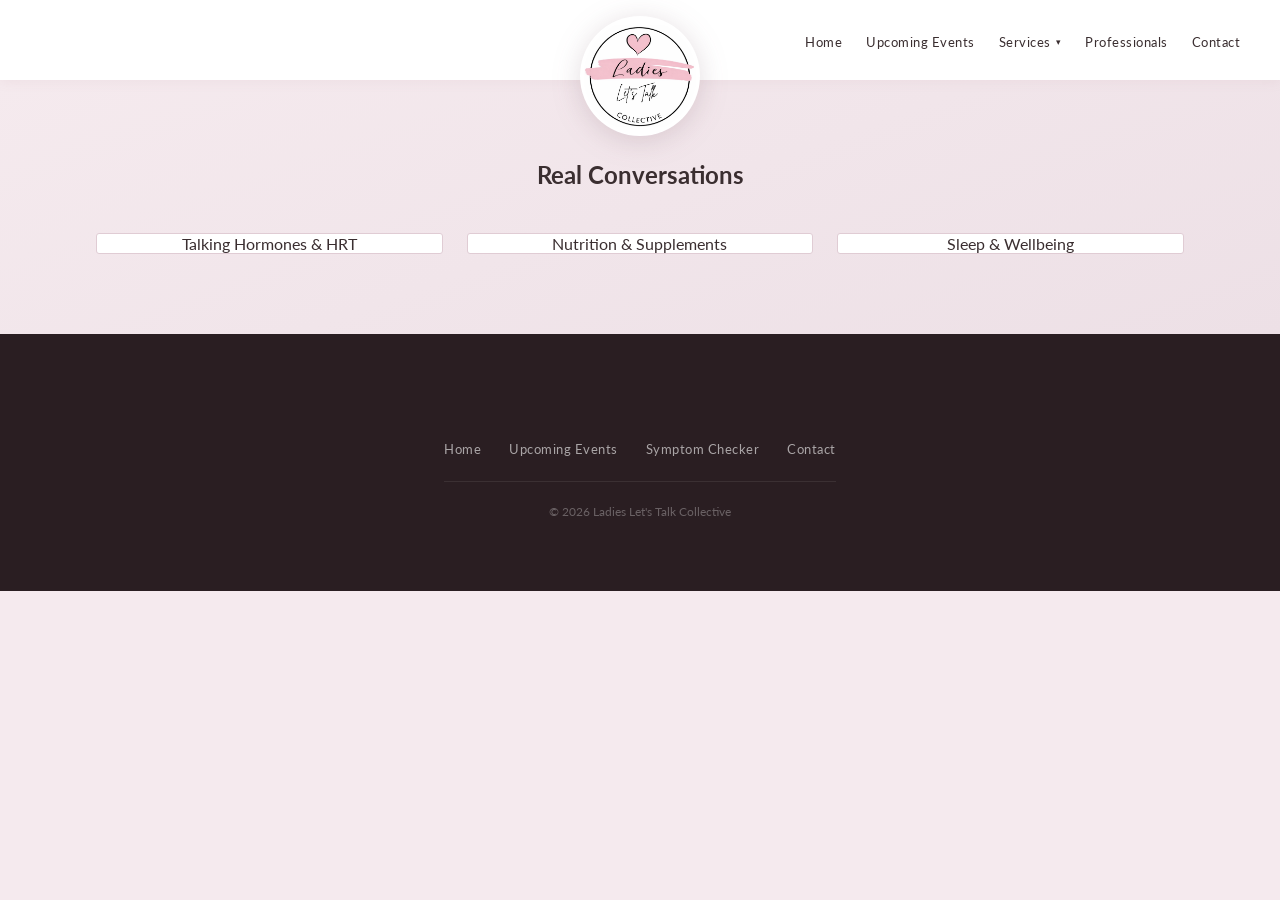
<file: conversations.html>
<!DOCTYPE html>
<html>

<head>
<meta charset="UTF-8">
<meta name="viewport" content="width=device-width,initial-scale=1">
<title>Conversations</title>

<link rel="stylesheet" href="css/style.css">
<link href="https://fonts.googleapis.com/css2?family=Dancing+Script:wght@600;700&family=Cormorant+Garamond:wght@400;500;600&family=Lato:wght@300;400;700&display=swap" rel="stylesheet">
</head>

<body>
<div class="mobile-nav" id="mobileNav" onclick="closeMobile()">
  <div class="mobile-nav-panel" onclick="event.stopPropagation()">
    <div class="mobile-header">
      <img class="logo-img" src="images/Logo.jpeg" alt="Logo">
      <button class="mobile-close" onclick="closeMobile()">✕</button>
    </div>
    <a href="index.html">Home</a>
    <a href="events.html">Upcoming Events</a>
    <a href="journal.html">Well Being Journal</a>
    <a href="symptom.html">Symptom Checker</a>
    <a href="workplace.html">Workplace Talks</a>
    <a href="professionals.html">Professionals</a>
    <a href="contact.html">Contact</a>
  </div>
</div>

<nav>
  <div class="logo-wrap">
    <img class="logo-img" src="images/Logo.jpeg" alt="Ladies Let's Talk Collective logo">
  </div>
  <div class="nav-right">
    <ul class="nav-links">
      <li><a href="index.html">Home</a></li>
      <li><a href="events.html">Upcoming Events</a></li>
      <li class="has-dropdown">
        <a href="#" onclick="return false;">Services <span class="caret">▾</span></a>
        <ul class="dropdown">
          <li><a href="journal.html">Well being Journal</a></li>
          <li><a href="symptom.html">Symptom Checker</a></li>
          <li><a href="workplace.html">Workplace Talks</a></li>
        </ul>
      </li>
      <li><a href="professionals.html">Professionals</a></li>
      <li><a href="contact.html">Contact</a></li>
    </ul>
    <button class="hamburger" onclick="openMobile()">
      <span></span><span></span><span></span>
    </button>
  </div>
</nav>
<button
class="hamburger"
onclick="openMobile()">

<span></span>
<span></span>
<span></span>

</button>

</div>

</nav>
<div id="nav-placeholder"></div>

<section class="convos">

<h2>
Real Conversations
</h2>

<div class="video-grid">

<div class="video-card">

<p>
Talking Hormones & HRT
</p>

</div>

<div class="video-card">

<p>
Nutrition & Supplements
</p>

</div>

<div class="video-card">

<p>
Sleep & Wellbeing
</p>

</div>

</div>

</section>


<div id="footer-placeholder"></div>

<script src="js/script.js"></script>
<footer>

<ul class="footer-links">

<li>




<script src="js/script.js"></script>
</body>

</html>
<div id="footer-placeholder"></div>

<script src="js/script.js"></script>
<footer>

<ul class="footer-links">

<li>
<a href="index.html">
Home
</a>
</li>

<li>
<a href="events.html">
Upcoming Events
</a>
</li>

<li>
<a href="symptom.html">
Symptom Checker
</a>
</li>

<li>
<a href="contact.html">
Contact
</a>
</li>

</ul>


<div class="footer-copy">

© 2026 Ladies Let's Talk Collective

</div>

</footer>

<script src="js/script.js"></script>
</body>

</html>
</file>
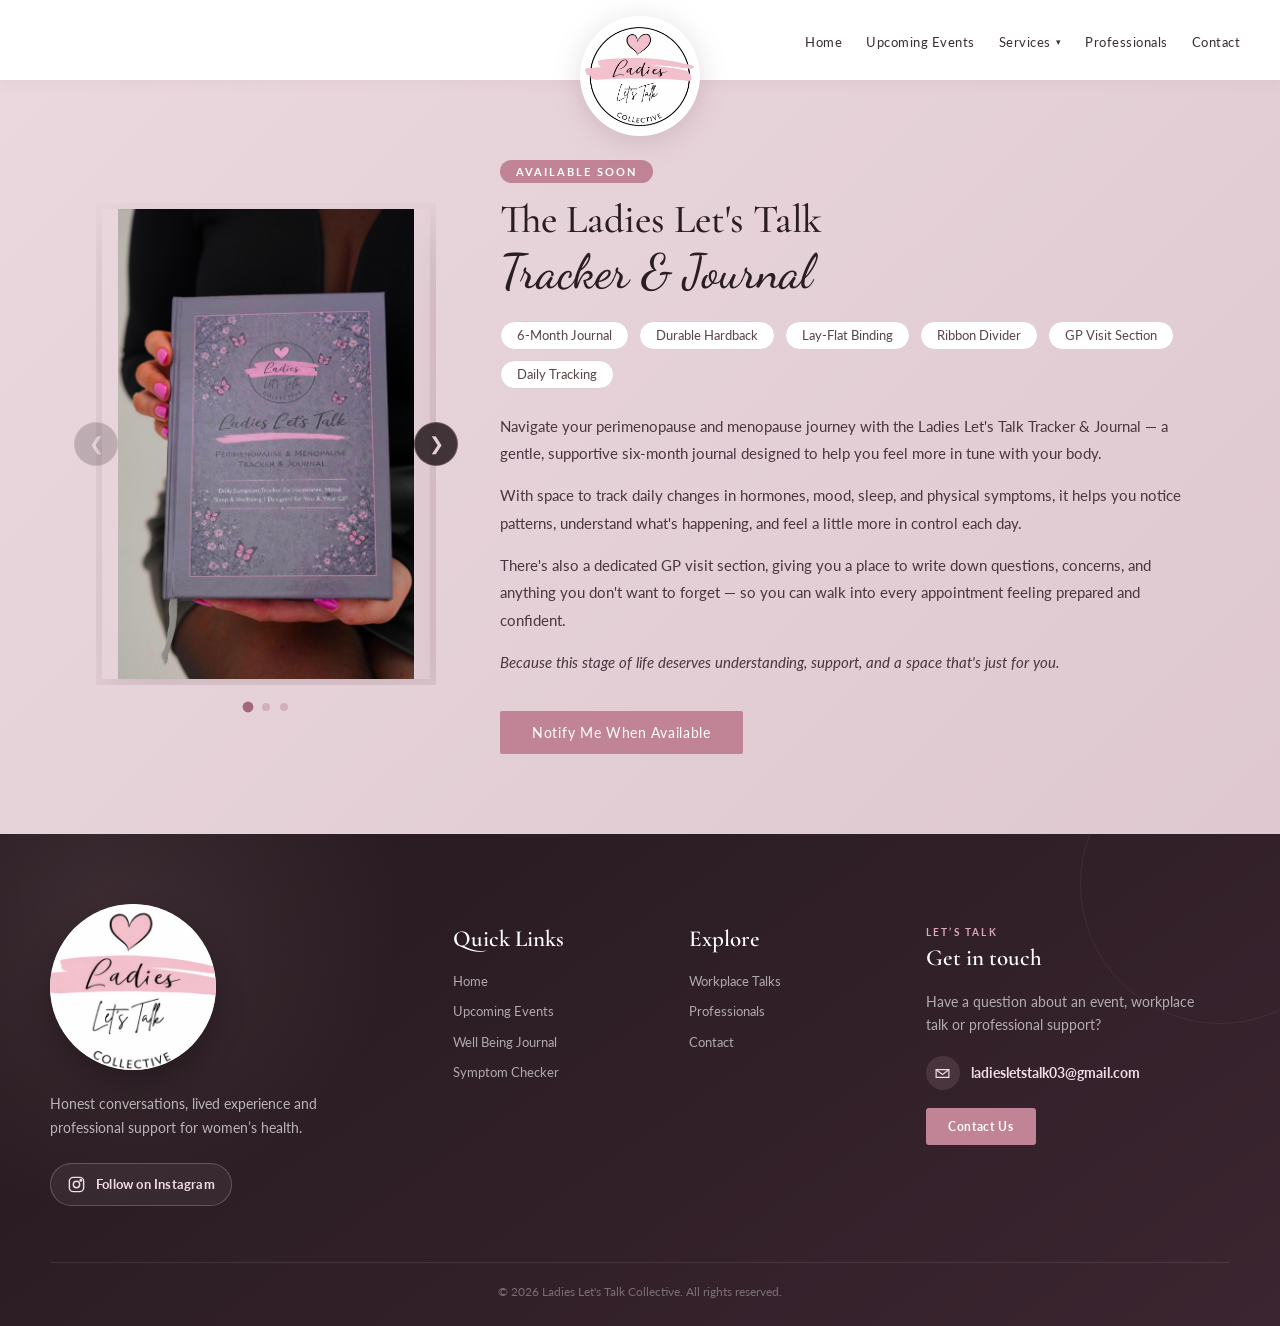
<file: journal.html>
<!DOCTYPE html>
<html>

<head>
<meta charset="UTF-8">
<meta name="viewport" content="width=device-width,initial-scale=1">
<title>Journal</title>

<link rel="stylesheet" href="css/style.css">
<link href="https://fonts.googleapis.com/css2?family=Dancing+Script:wght@600;700&family=Cormorant+Garamond:wght@400;500;600&family=Lato:wght@300;400;700&display=swap" rel="stylesheet">
</head>

<body>
<div class="mobile-nav" id="mobileNav" onclick="closeMobile()">
  <div class="mobile-nav-panel" onclick="event.stopPropagation()">
    <div class="mobile-header">
      <img class="logo-img" src="images/Logo.jpeg" alt="Logo">
      <button class="mobile-close" onclick="closeMobile()">✕</button>
    </div>
    <a href="index.html">Home</a>
    <a href="events.html">Upcoming Events</a>
    <a href="journal.html">Well Being Journal</a>
    <a href="symptom.html">Symptom Checker</a>
    <a href="workplace.html">Workplace Talks</a>
    <a href="professionals.html">Professionals</a>
    <a href="contact.html">Contact</a>
  </div>
</div>

<nav>
  <div class="logo-wrap">
    <img class="logo-img" src="images/Logo.jpeg" alt="Ladies Let's Talk Collective logo">
  </div>
  <div class="nav-right">
    <ul class="nav-links">
      <li><a href="index.html">Home</a></li>
      <li><a href="events.html">Upcoming Events</a></li>
      <li class="has-dropdown">
        <a href="#" onclick="return false;">Services <span class="caret">▾</span></a>
        <ul class="dropdown">
          <li><a href="journal.html">Well being Journal</a></li>
          <li><a href="symptom.html">Symptom Checker</a></li>
          <li><a href="workplace.html">Workplace Talks</a></li>
        </ul>
      </li>
      <li><a href="professionals.html">Professionals</a></li>
      <li><a href="contact.html">Contact</a></li>
    </ul>
    <button class="hamburger" onclick="openMobile()">
      <span></span><span></span><span></span>
    </button>
  </div>
</nav>

<button
class="hamburger"
onclick="openMobile()">

<span></span>
<span></span>
<span></span>

</button>

</div>

</nav>
<div id="nav-placeholder"></div>

<!-- JOURNAL -->
<section class="journal-sec" id="journal">
  <div class="journal-inner">
  <div class="journal-img-col">

  <div class="journal-carousel">

    <button
      type="button"
      class="journal-arrow journal-arrow-prev"
      id="journalPrevBtn"
      onclick="changeJournalImage(-1)"
      aria-label="Previous journal image"
    >
      &#10094;
    </button>

    <div class="journal-carousel-viewport">
      <div
        class="journal-carousel-track"
        id="journalCarouselTrack"
      >

        <div class="journal-carousel-slide">
          <img
            src="images/journal1.jpeg"
            alt="Ladies Let's Talk journal cover"
          >
        </div>

        <div class="journal-carousel-slide">
          <img
            src="images/journal2.jpeg"
            alt="Inside the Ladies Let's Talk journal"
          >
        </div>

        <div class="journal-carousel-slide">
          <img
            src="images/journal3.png"
            alt="Ladies Let's Talk journal pages"
          >
        </div>

      
      </div>
    </div>

    <button
      type="button"
      class="journal-arrow journal-arrow-next"
      id="journalNextBtn"
      onclick="changeJournalImage(1)"
      aria-label="Next journal image"
    >
      &#10095;
    </button>

  </div>

  <div
    class="journal-carousel-dots"
    id="journalCarouselDots"
  ></div>

</div>
    <div class="journal-text">
      <span class="coming-soon-pill">AVAILABLE SOON</span>
      <h2>The Ladies Let's Talk<br><em>Tracker &amp; Journal</em></h2>
      <div class="journal-features">
        <span class="jf">6-Month Journal</span>
        <span class="jf">Durable Hardback</span>
        <span class="jf">Lay-Flat Binding</span>
        <span class="jf">Ribbon Divider</span>
        <span class="jf">GP Visit Section</span>
        <span class="jf">Daily Tracking</span>
      </div>
      <p>Navigate your perimenopause and menopause journey with the Ladies Let's Talk Tracker &amp; Journal — a gentle, supportive six-month journal designed to help you feel more in tune with your body.</p>
      <p>With space to track daily changes in hormones, mood, sleep, and physical symptoms, it helps you notice patterns, understand what's happening, and feel a little more in control each day.</p>
      <p>There's also a dedicated GP visit section, giving you a place to write down questions, concerns, and anything you don't want to forget — so you can walk into every appointment feeling prepared and confident.</p>
      <p><em>Because this stage of life deserves understanding, support, and a space that's just for you.</em></p>
      <a href="contact.html" class="btn-pink" style="margin-top:20px;">Notify Me When Available</a>
    </div>
  </div>
</section>


<!-- ── FOOTER ── -->
<footer class="site-footer">
  <div class="footer-main">

    <div class="footer-brand">
      <a href="index.html"
         class="footer-logo-link"
         aria-label="Ladies Let's Talk Collective home">

        <img
          src="images/Logofooter.png"
          alt="Ladies Let's Talk Collective logo"
          class="footer-brand-logo">
      </a>

      <p class="footer-tagline">
        Honest conversations, lived experience and professional support
        for women’s health.
      </p>

      <div class="footer-social-links">
        <a
          href="https://www.instagram.com/ladieslets_talk_collective/"
          class="footer-social-btn"
          target="_blank"
          rel="noopener noreferrer"
          aria-label="Follow Ladies Let's Talk Collective on Instagram">

          <svg viewBox="0 0 24 24" aria-hidden="true">
            <rect x="3" y="3" width="18" height="18" rx="5"></rect>
            <circle cx="12" cy="12" r="4"></circle>
            <circle cx="17.4" cy="6.7" r="1"></circle>
          </svg>

          <span>Follow on Instagram</span>
        </a>
      </div>
    </div>

    <div class="footer-column">
      <h3>Quick Links</h3>

      <div class="footer-nav" aria-label="Footer navigation">
        <a href="index.html">Home</a>
        <a href="events.html">Upcoming Events</a>
        <a href="journal.html">Well Being Journal</a>
        <a href="symptom.html">Symptom Checker</a>
      </div>
    </div>

    <div class="footer-column">
      <h3>Explore</h3>

      <div class="footer-nav" aria-label="Footer service links">
        <a href="workplace.html">Workplace Talks</a>
        <a href="professionals.html">Professionals</a>
        <a href="contact.html">Contact</a>
      </div>
    </div>

    <div class="footer-contact">
      <span class="footer-small-title">Let’s talk</span>

      <h3>Get in touch</h3>

      <p>
        Have a question about an event, workplace talk or professional support?
      </p>

      <a
        href="mailto:ladiesletstalk03@gmail.com"
        class="footer-email-link">

        <span class="footer-email-icon" aria-hidden="true">
          <svg viewBox="0 0 24 24">
            <path d="M3 6.5h18v11H3z"></path>
            <path d="m4 7.5 8 6 8-6"></path>
          </svg>
        </span>

        <span>ladiesletstalk03@gmail.com</span>
      </a>

      <a href="contact.html" class="footer-contact-btn">
        Contact Us
      </a>
    </div>

  </div>

  <div class="footer-bottom">
    <p>© 2026 Ladies Let's Talk Collective. All rights reserved.</p>
  </div>
</footer>

<script src="js/script.js"></script>
<script>
  const journalImages = document.querySelectorAll(
    ".journal-carousel-slide"
  );

  let currentJournalImage = 0;

  function renderJournalCarousel() {
    const track = document.getElementById(
      "journalCarouselTrack"
    );

    const dotsContainer = document.getElementById(
      "journalCarouselDots"
    );

    const previousButton = document.getElementById(
      "journalPrevBtn"
    );

    const nextButton = document.getElementById(
      "journalNextBtn"
    );

    if (
      !track ||
      !dotsContainer ||
      !previousButton ||
      !nextButton
    ) {
      return;
    }

    track.style.transform =
      `translateX(-${currentJournalImage * 100}%)`;

    dotsContainer.innerHTML = Array.from(
      journalImages,
      (_, index) => `
        <button
          type="button"
          class="journal-carousel-dot ${
            index === currentJournalImage ? "active" : ""
          }"
          onclick="showJournalImage(${index})"
          aria-label="Show journal image ${index + 1}"
        ></button>
      `
    ).join("");

    previousButton.disabled = currentJournalImage === 0;

    nextButton.disabled =
      currentJournalImage === journalImages.length - 1;
  }

  function changeJournalImage(direction) {
    currentJournalImage = Math.min(
      Math.max(
        0,
        currentJournalImage + direction
      ),
      journalImages.length - 1
    );

    renderJournalCarousel();
  }

  function showJournalImage(index) {
    currentJournalImage = index;
    renderJournalCarousel();
  }

  renderJournalCarousel();
</script>
</body>
</html>
</file>
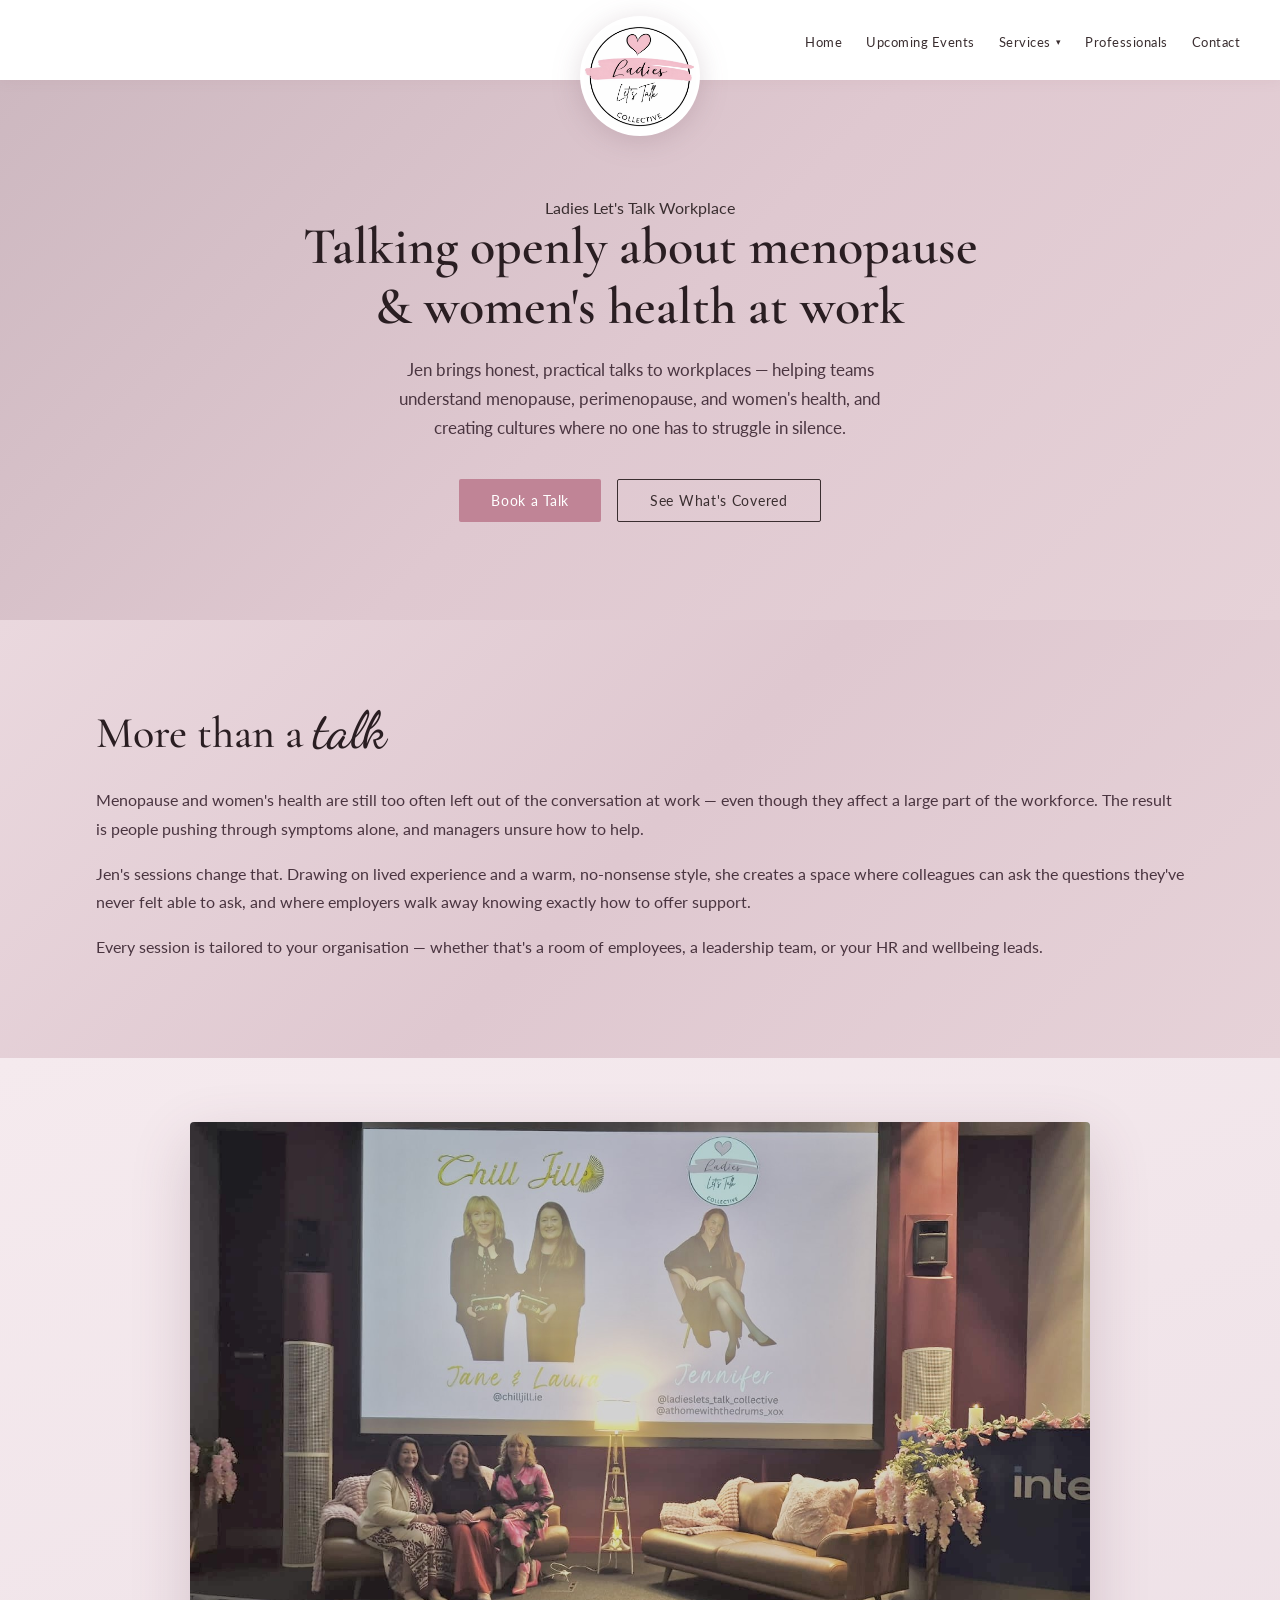
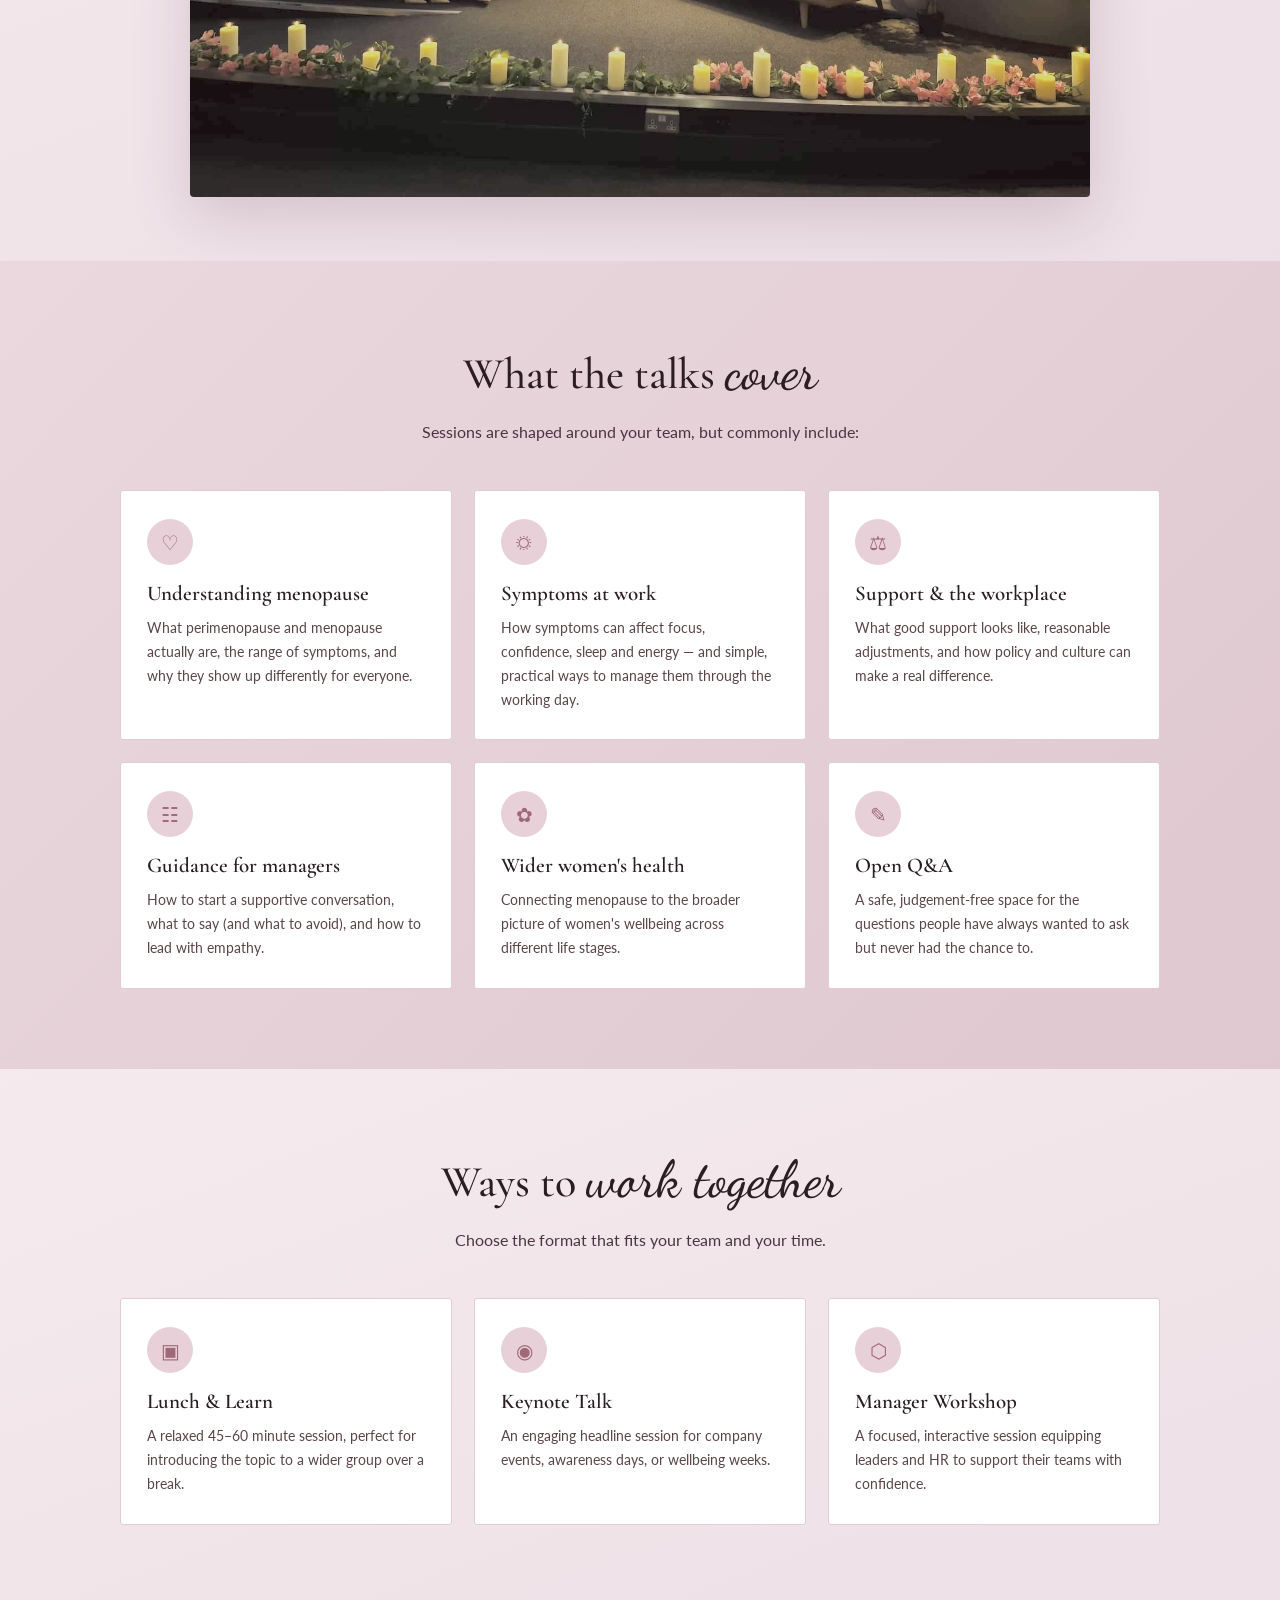
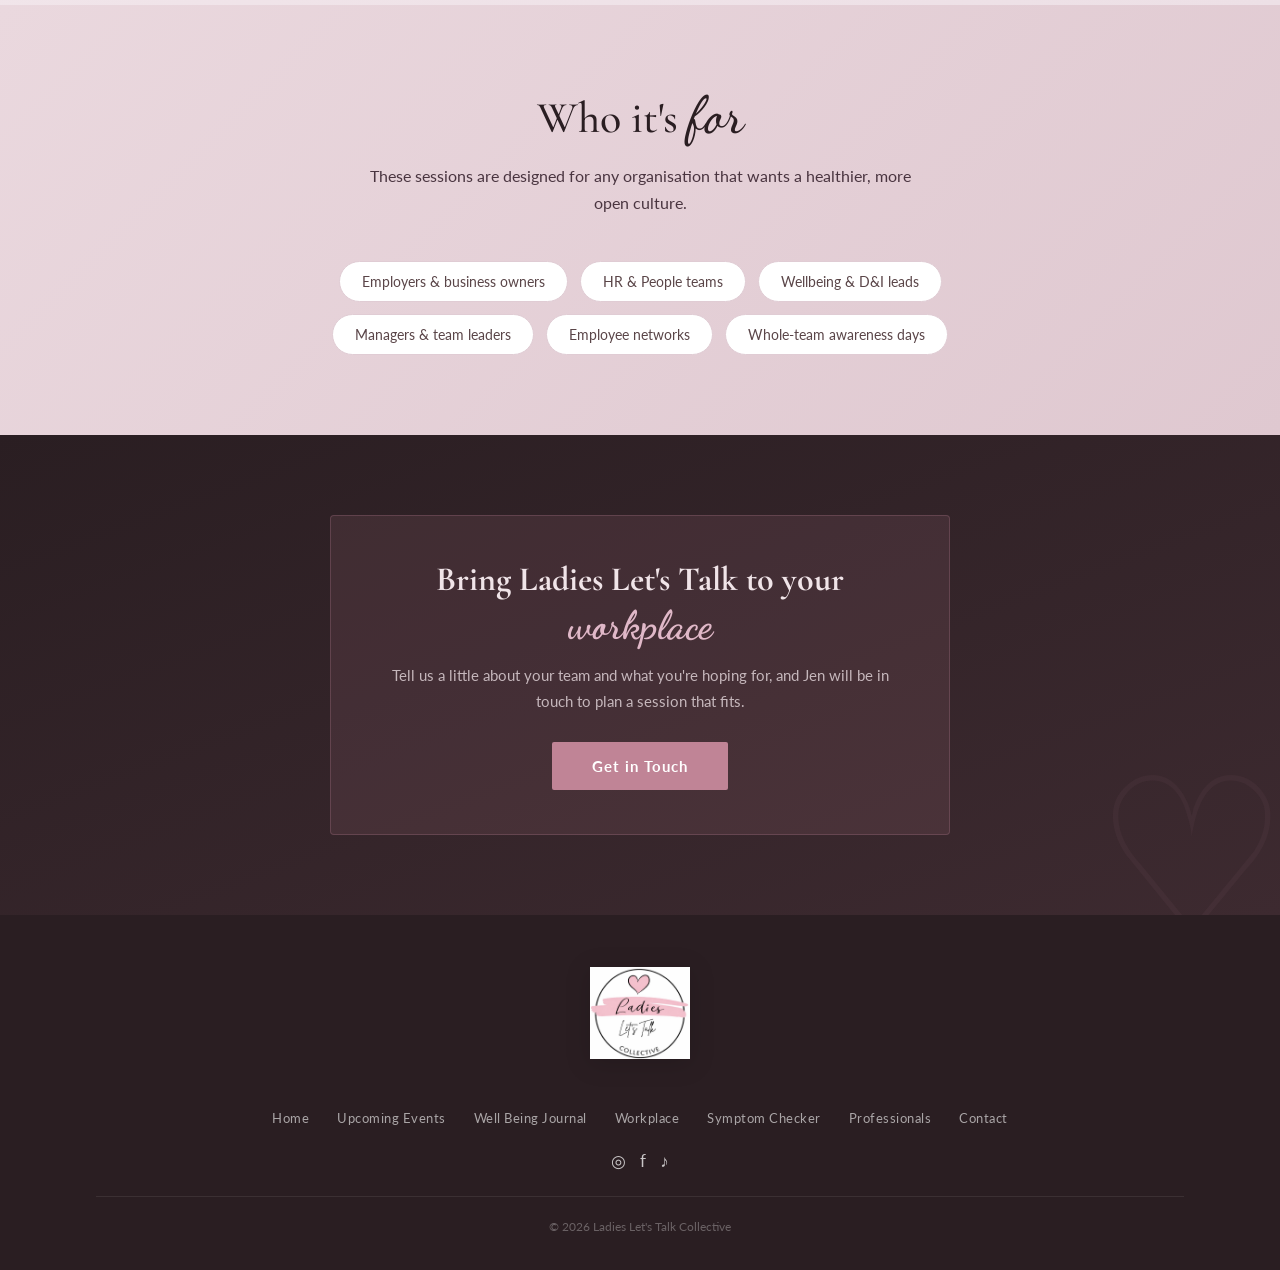
<file: nvm.html>
<!DOCTYPE html>
<html lang="en">
<head>
<meta charset="UTF-8">
<meta name="viewport" content="width=device-width, initial-scale=1.0">
<title>Workplace Talks | Ladies Let's Talk Collective</title>
<link rel="stylesheet" href="css/style.css">
<link href="https://fonts.googleapis.com/css2?family=Dancing+Script:wght@600;700&family=Cormorant+Garamond:wght@400;500;600&family=Lato:wght@300;400;700&display=swap" rel="stylesheet">
<style>
/* ── WORKPLACE PAGE (scoped, uses your :root variables + fonts) ── */

/* Hero background */
.wp-hero-bg{
  background:linear-gradient(135deg,#cdb8c0 0%,#dfc8d0 50%,#e6d2d8 100%);
}
.wp-hero .eyebrow{
  font-size:12px;letter-spacing:3px;text-transform:uppercase;
  color:var(--pink-dark);font-weight:700;margin-bottom:14px;
}

/* Big centered feature image */
.wp-feature-img{
  padding:64px 40px;
  background:linear-gradient(160deg,#f5eaee 0%,#ede0e6 100%);
  text-align:center;
}
.wp-feature-img img{
  width:100%;
  max-width:900px;
  border-radius:4px;
  box-shadow:0 20px 60px rgba(100,60,80,0.2);
  display:block;
  margin:0 auto;
}

/* Topic / format card grids reuse your .pro-card look */
.wp-grid{
  display:grid;grid-template-columns:repeat(3,1fr);gap:22px;
  max-width:1040px;margin:0 auto;text-align:left;
}
.wp-card{
  background:#fff;border:1px solid #e0ccd4;border-radius:3px;
  padding:28px 26px;transition:transform 0.2s,box-shadow 0.2s;
}
.wp-card:hover{transform:translateY(-4px);box-shadow:0 10px 30px rgba(160,100,120,0.12);}
.wp-card .wp-icon{
  width:46px;height:46px;border-radius:50%;
  background:var(--pink-light);display:flex;align-items:center;justify-content:center;
  font-size:20px;color:var(--pink-dark);margin-bottom:16px;
}
.wp-card h3{
  font-family:'Cormorant Garamond',serif;font-size:21px;font-weight:600;
  color:#2a1e22;margin-bottom:10px;
}
.wp-card p{font-size:14px;color:#5a4548;line-height:1.7;}

/* Who it's for — simple pill row */
.wp-audience{
  display:flex;flex-wrap:wrap;gap:12px;justify-content:center;
  max-width:760px;margin:0 auto;
}
.wp-audience .pill{
  background:#fff;border:1px solid #e0ccd4;border-radius:24px;
  padding:11px 22px;font-size:14px;color:#5a4548;
}

/* CTA band reuses your dark-section feel */
.wp-cta-sec{
  padding:80px 96px;text-align:center;position:relative;overflow:hidden;
  background:linear-gradient(160deg,#2a1e22 0%,#3d2a30 100%);
}
.wp-cta-sec::after{
  content:'\2661';position:absolute;right:-10px;bottom:-60px;
  font-family:'Cormorant Garamond',serif;font-size:220px;
  color:rgba(192,132,150,0.06);line-height:1;pointer-events:none;
}
.wp-cta-box{
  background:rgba(192,132,150,0.12);border:1px solid rgba(192,132,150,0.25);
  border-radius:4px;padding:44px 48px;max-width:620px;margin:0 auto;
  position:relative;z-index:2;
}
.wp-cta-box h2{font-family:'Cormorant Garamond',serif;font-size:34px;color:#f0e4e8;margin-bottom:14px;line-height:1.2;}
.wp-cta-box h2 em{font-family:'Dancing Script',cursive;font-size:40px;font-style:normal;color:#e0b8c8;}
.wp-cta-box p{color:rgba(240,228,232,0.75);font-size:15px;line-height:1.7;margin-bottom:28px;}

@media(max-width:900px){
  .wp-grid{grid-template-columns:1fr;}
  .wp-cta-sec{padding:56px 28px;}
  .wp-cta-box{padding:34px 26px;}
  .wp-feature-img{padding:36px 20px;}
}
</style>
</head>
<body>

<!-- ── MOBILE NAV ── -->
<div class="mobile-nav" id="mobileNav">
    <button class="mobile-close" onclick="closeMobile()">✕</button>
    <a href="index.html">Home</a>
    <a href="events.html">Upcoming Events</a>
    <a href="journal.html">Well Being Journal</a>
    <a href="symptom.html">Symptom Checker</a>
    <a href="workplace.html">Workplace Talks</a>
    <a href="professionals.html">Professionals</a>
    <a href="contact.html">Contact</a>
</div>

<!-- ── NAV (logo centered · links right · Services dropdown) ── -->
<nav>
  <div class="logo-wrap">
    <img class="logo-img" src="images/Logo.jpeg" alt="Ladies Let's Talk Collective logo">
  </div>
  <div class="nav-right">
    <ul class="nav-links">
      <li><a href="index.html">Home</a></li>
      <li><a href="events.html">Upcoming Events</a></li>
      <li class="has-dropdown">
        <a href="#" onclick="return false;">Services <span class="caret">▾</span></a>
        <ul class="dropdown">
          <li><a href="journal.html">Well being Journal</a></li>
          <li><a href="symptom.html">Symptom Checker</a></li>
          <li><a href="workplace.html">Workplace Talks</a></li>
        </ul>
      </li>
      <li><a href="professionals.html">Professionals</a></li>
      <li><a href="contact.html">Contact</a></li>
    </ul>
    <button class="hamburger" onclick="openMobile()">
      <span></span><span></span><span></span>
    </button>
  </div>
</nav>

<!-- ── HERO ── -->
<section class="hero">
  <div class="hero-bg wp-hero-bg"></div>
  <div class="hero-content">
    <div class="eyebrow">Ladies Let's Talk Workplace</div>
    <h1>Talking openly about menopause &amp; women's health at work</h1>
    <p>Jen brings honest, practical talks to workplaces — helping teams understand menopause, perimenopause, and women's health, and creating cultures where no one has to struggle in silence.</p>
    <div class="btn-row">
      <a href="contact.html" class="btn-pink">Book a Talk</a>
      <a href="#topics" class="btn-outline">See What's Covered</a>
    </div>
  </div>
</section>


<!-- ── ABOUT THE TALKS ── -->
<section class="about">

  <div class="about-text">
    <h2>More than a <em>talk</em></h2>
    <p>Menopause and women's health are still too often left out of the conversation at work — even though they affect a large part of the workforce. The result is people pushing through symptoms alone, and managers unsure how to help.</p>
    <p>Jen's sessions change that. Drawing on lived experience and a warm, no-nonsense style, she creates a space where colleagues can ask the questions they've never felt able to ask, and where employers walk away knowing exactly how to offer support.</p>
    <p>Every session is tailored to your organisation — whether that's a room of employees, a leadership team, or your HR and wellbeing leads.</p>
  </div>
</section>
<section class="wp-feature-img">
  <img src="images/LLTWORK.jpg" alt="Jen speaking on stage at a Ladies Let's Talk live event">
</section>

<!-- ── WHAT'S COVERED ── -->
<section id="topics" class="pros">
  <div class="section-label">What the talks <em>cover</em></div>
  <p class="section-sub">Sessions are shaped around your team, but commonly include:</p>
  <div class="wp-grid">
    <div class="wp-card">
      <div class="wp-icon">♡</div>
      <h3>Understanding menopause</h3>
      <p>What perimenopause and menopause actually are, the range of symptoms, and why they show up differently for everyone.</p>
    </div>
    <div class="wp-card">
      <div class="wp-icon">☼</div>
      <h3>Symptoms at work</h3>
      <p>How symptoms can affect focus, confidence, sleep and energy — and simple, practical ways to manage them through the working day.</p>
    </div>
    <div class="wp-card">
      <div class="wp-icon">⚖</div>
      <h3>Support &amp; the workplace</h3>
      <p>What good support looks like, reasonable adjustments, and how policy and culture can make a real difference.</p>
    </div>
    <div class="wp-card">
      <div class="wp-icon">☷</div>
      <h3>Guidance for managers</h3>
      <p>How to start a supportive conversation, what to say (and what to avoid), and how to lead with empathy.</p>
    </div>
    <div class="wp-card">
      <div class="wp-icon">✿</div>
      <h3>Wider women's health</h3>
      <p>Connecting menopause to the broader picture of women's wellbeing across different life stages.</p>
    </div>
    <div class="wp-card">
      <div class="wp-icon">✎</div>
      <h3>Open Q&amp;A</h3>
      <p>A safe, judgement-free space for the questions people have always wanted to ask but never had the chance to.</p>
    </div>
  </div>
</section>

<!-- ── FORMATS ── -->
<section class="convos">
  <div class="section-label">Ways to <em>work together</em></div>
  <p class="section-sub">Choose the format that fits your team and your time.</p>
  <div class="wp-grid">
    <div class="wp-card">
      <div class="wp-icon">▣</div>
      <h3>Lunch &amp; Learn</h3>
      <p>A relaxed 45–60 minute session, perfect for introducing the topic to a wider group over a break.</p>
    </div>
    <div class="wp-card">
      <div class="wp-icon">◉</div>
      <h3>Keynote Talk</h3>
      <p>An engaging headline session for company events, awareness days, or wellbeing weeks.</p>
    </div>
    <div class="wp-card">
      <div class="wp-icon">⬡</div>
      <h3>Manager Workshop</h3>
      <p>A focused, interactive session equipping leaders and HR to support their teams with confidence.</p>
    </div>
  </div>
</section>

<!-- ── WHO IT'S FOR ── -->
<section class="pros">
  <div class="section-label">Who it's <em>for</em></div>
  <p class="section-sub">These sessions are designed for any organisation that wants a healthier, more open culture.</p>
  <div class="wp-audience">
    <span class="pill">Employers &amp; business owners</span>
    <span class="pill">HR &amp; People teams</span>
    <span class="pill">Wellbeing &amp; D&amp;I leads</span>
    <span class="pill">Managers &amp; team leaders</span>
    <span class="pill">Employee networks</span>
    <span class="pill">Whole-team awareness days</span>
  </div>
</section>

<!-- ── CTA ── -->
<section class="wp-cta-sec">
  <div class="wp-cta-box">
    <h2>Bring Ladies Let's Talk to your <em>workplace</em></h2>
    <p>Tell us a little about your team and what you're hoping for, and Jen will be in touch to plan a session that fits.</p>
    <a href="contact.html" class="btn-event">Get in Touch</a>
  </div>
</section>

<!-- ── FOOTER ── -->
<footer>
  <div class="footer-logo">
    <img src="images/Logo.jpeg" alt="Ladies Let's Talk Collective logo">
  </div>
  <ul class="footer-links">
    <li><a href="index.html">Home</a></li>
    <li><a href="events.html">Upcoming Events</a></li>
    <li><a href="journal.html">Well Being Journal</a></li>
    <li><a href="workplace.html">Workplace</a></li>
    <li><a href="symptom.html">Symptom Checker</a></li>
    <li><a href="professionals.html">Professionals</a></li>
    <li><a href="contact.html">Contact</a></li>
  </ul>
  <div class="footer-social">
    <span title="Instagram">◎</span>
    <span title="Facebook">f</span>
    <span title="TikTok">♪</span>
  </div>
  <div class="footer-copy">© 2026 Ladies Let's Talk Collective</div>
</footer>

<script src="js/script.js"></script>
</body>
</html>
</file>
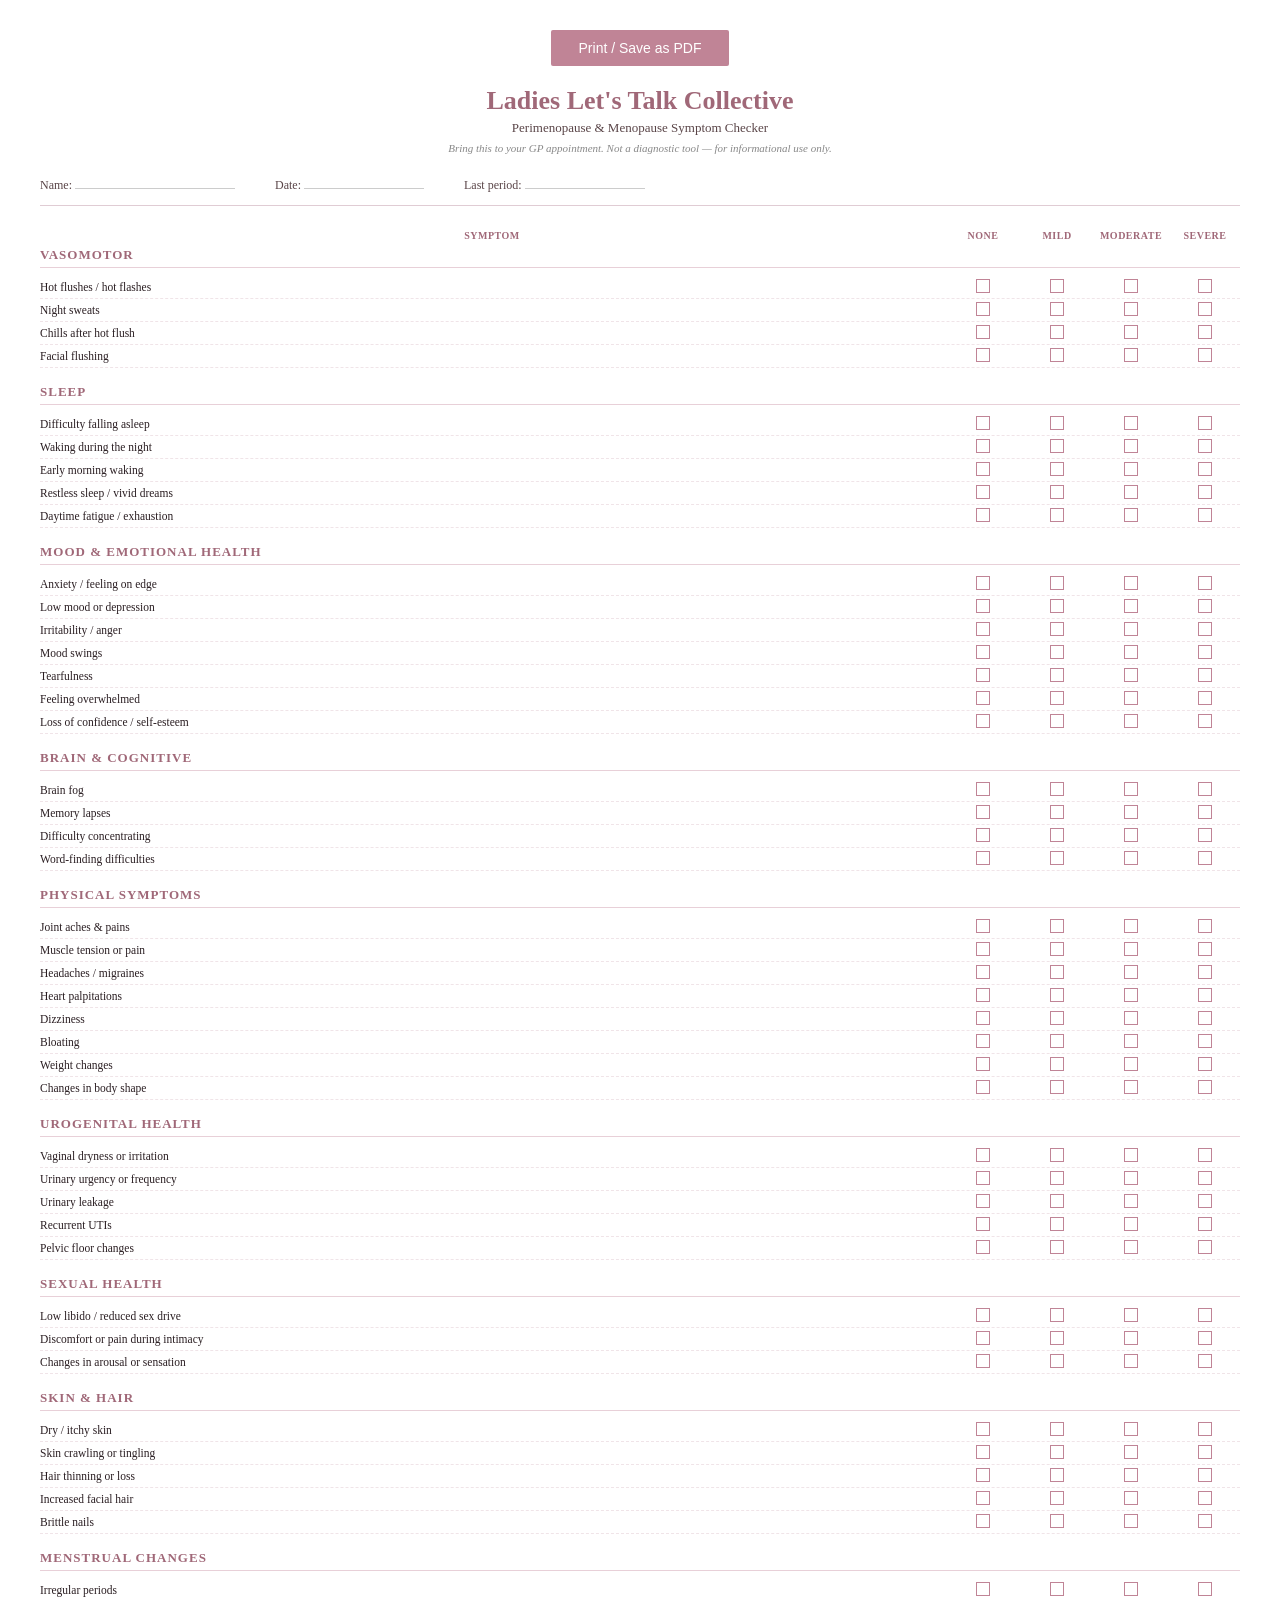
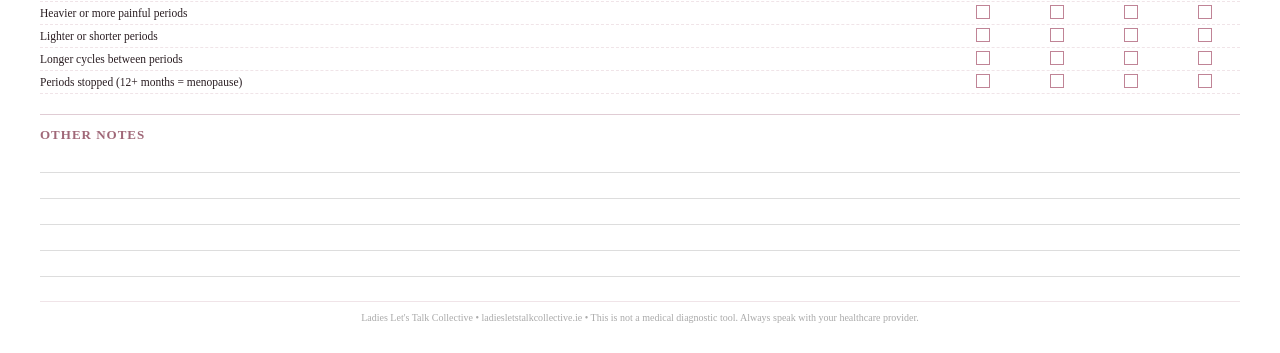
<file: symptom-checker-print.html>
<!DOCTYPE html><html lang="en"><head><meta charset="UTF-8">
<title>Ladies Let's Talk – Symptom Checker</title>
<style>
  *{margin:0;padding:0;box-sizing:border-box;}
  body{font-family:Georgia,serif;color:#2a1e22;background:#fff;padding:30px 40px;}
  h1{font-size:26px;text-align:center;margin-bottom:4px;color:#a06878;}
  .sub{text-align:center;font-size:13px;color:#5a4548;margin-bottom:6px;}
  .note{text-align:center;font-size:11px;color:#888;margin-bottom:20px;font-style:italic;}
  .date-row{display:flex;gap:40px;margin-bottom:24px;border-bottom:1px solid #e0ccd4;padding-bottom:12px;}
  .date-row label{font-size:12px;color:#5a4548;}
  .date-row .line{flex:1;border-bottom:1px solid #ccc;margin-top:14px;}
  .cat{margin-bottom:16px;page-break-inside:avoid;}
  .cat-title{font-size:13px;font-weight:bold;color:#a06878;text-transform:uppercase;letter-spacing:1px;border-bottom:1px solid #e8d0d8;padding-bottom:4px;margin-bottom:8px;}
  .symptom-row{display:grid;grid-template-columns:1fr 70px 70px 70px 70px;gap:4px;align-items:center;font-size:11px;padding:3px 0;border-bottom:1px dashed #f0e4e8;}
  .symptom-row .sname{font-size:11.5px;}
  .symptom-row .grade{text-align:center;color:#5a4548;}
  .header-row{display:grid;grid-template-columns:1fr 70px 70px 70px 70px;gap:4px;font-size:10px;color:#a06878;font-weight:bold;text-align:center;margin-bottom:6px;text-transform:uppercase;letter-spacing:0.5px;}
  .box{width:14px;height:14px;border:1px solid #c08496;display:inline-block;margin:0 auto;}
  .notes{margin-top:20px;border-top:1px solid #e0ccd4;padding-top:12px;}
  .notes h3{font-size:13px;color:#a06878;margin-bottom:8px;font-weight:bold;text-transform:uppercase;letter-spacing:1px;}
  .notes .line{border-bottom:1px solid #ddd;height:22px;margin-bottom:4px;}
  .footer{margin-top:24px;text-align:center;font-size:10px;color:#aaa;border-top:1px solid #f0e4e8;padding-top:10px;}
  @media print{body{padding:15px 20px;} .no-print{display:none;}}
</style></head><body>
<div class="no-print" style="text-align:center;margin-bottom:20px;">
  <button onclick="window.print()" style="background:#c08496;color:#fff;border:none;padding:10px 28px;font-size:14px;cursor:pointer;border-radius:2px;">
    Print / Save as PDF
  </button>
</div>
<h1>Ladies Let's Talk Collective</h1>
<p class="sub">Perimenopause &amp; Menopause Symptom Checker</p>
<p class="note">Bring this to your GP appointment. Not a diagnostic tool — for informational use only.</p>
<div class="date-row">
  <label>Name: <span class="line" style="display:inline-block;width:160px;"></span></label>
  <label>Date: <span class="line" style="display:inline-block;width:120px;"></span></label>
  <label>Last period: <span class="line" style="display:inline-block;width:120px;"></span></label>
</div>
<div class="header-row"><span>Symptom</span><span>None</span><span>Mild</span><span>Moderate</span><span>Severe</span></div><div class="cat"><div class="cat-title">Vasomotor</div><div class="symptom-row"><span class="sname">Hot flushes / hot flashes</span><span class="grade"><span class="box"></span></span><span class="grade"><span class="box"></span></span><span class="grade"><span class="box"></span></span><span class="grade"><span class="box"></span></span></div><div class="symptom-row"><span class="sname">Night sweats</span><span class="grade"><span class="box"></span></span><span class="grade"><span class="box"></span></span><span class="grade"><span class="box"></span></span><span class="grade"><span class="box"></span></span></div><div class="symptom-row"><span class="sname">Chills after hot flush</span><span class="grade"><span class="box"></span></span><span class="grade"><span class="box"></span></span><span class="grade"><span class="box"></span></span><span class="grade"><span class="box"></span></span></div><div class="symptom-row"><span class="sname">Facial flushing</span><span class="grade"><span class="box"></span></span><span class="grade"><span class="box"></span></span><span class="grade"><span class="box"></span></span><span class="grade"><span class="box"></span></span></div></div><div class="cat"><div class="cat-title">Sleep</div><div class="symptom-row"><span class="sname">Difficulty falling asleep</span><span class="grade"><span class="box"></span></span><span class="grade"><span class="box"></span></span><span class="grade"><span class="box"></span></span><span class="grade"><span class="box"></span></span></div><div class="symptom-row"><span class="sname">Waking during the night</span><span class="grade"><span class="box"></span></span><span class="grade"><span class="box"></span></span><span class="grade"><span class="box"></span></span><span class="grade"><span class="box"></span></span></div><div class="symptom-row"><span class="sname">Early morning waking</span><span class="grade"><span class="box"></span></span><span class="grade"><span class="box"></span></span><span class="grade"><span class="box"></span></span><span class="grade"><span class="box"></span></span></div><div class="symptom-row"><span class="sname">Restless sleep / vivid dreams</span><span class="grade"><span class="box"></span></span><span class="grade"><span class="box"></span></span><span class="grade"><span class="box"></span></span><span class="grade"><span class="box"></span></span></div><div class="symptom-row"><span class="sname">Daytime fatigue / exhaustion</span><span class="grade"><span class="box"></span></span><span class="grade"><span class="box"></span></span><span class="grade"><span class="box"></span></span><span class="grade"><span class="box"></span></span></div></div><div class="cat"><div class="cat-title">Mood & Emotional Health</div><div class="symptom-row"><span class="sname">Anxiety / feeling on edge</span><span class="grade"><span class="box"></span></span><span class="grade"><span class="box"></span></span><span class="grade"><span class="box"></span></span><span class="grade"><span class="box"></span></span></div><div class="symptom-row"><span class="sname">Low mood or depression</span><span class="grade"><span class="box"></span></span><span class="grade"><span class="box"></span></span><span class="grade"><span class="box"></span></span><span class="grade"><span class="box"></span></span></div><div class="symptom-row"><span class="sname">Irritability / anger</span><span class="grade"><span class="box"></span></span><span class="grade"><span class="box"></span></span><span class="grade"><span class="box"></span></span><span class="grade"><span class="box"></span></span></div><div class="symptom-row"><span class="sname">Mood swings</span><span class="grade"><span class="box"></span></span><span class="grade"><span class="box"></span></span><span class="grade"><span class="box"></span></span><span class="grade"><span class="box"></span></span></div><div class="symptom-row"><span class="sname">Tearfulness</span><span class="grade"><span class="box"></span></span><span class="grade"><span class="box"></span></span><span class="grade"><span class="box"></span></span><span class="grade"><span class="box"></span></span></div><div class="symptom-row"><span class="sname">Feeling overwhelmed</span><span class="grade"><span class="box"></span></span><span class="grade"><span class="box"></span></span><span class="grade"><span class="box"></span></span><span class="grade"><span class="box"></span></span></div><div class="symptom-row"><span class="sname">Loss of confidence / self-esteem</span><span class="grade"><span class="box"></span></span><span class="grade"><span class="box"></span></span><span class="grade"><span class="box"></span></span><span class="grade"><span class="box"></span></span></div></div><div class="cat"><div class="cat-title">Brain & Cognitive</div><div class="symptom-row"><span class="sname">Brain fog</span><span class="grade"><span class="box"></span></span><span class="grade"><span class="box"></span></span><span class="grade"><span class="box"></span></span><span class="grade"><span class="box"></span></span></div><div class="symptom-row"><span class="sname">Memory lapses</span><span class="grade"><span class="box"></span></span><span class="grade"><span class="box"></span></span><span class="grade"><span class="box"></span></span><span class="grade"><span class="box"></span></span></div><div class="symptom-row"><span class="sname">Difficulty concentrating</span><span class="grade"><span class="box"></span></span><span class="grade"><span class="box"></span></span><span class="grade"><span class="box"></span></span><span class="grade"><span class="box"></span></span></div><div class="symptom-row"><span class="sname">Word-finding difficulties</span><span class="grade"><span class="box"></span></span><span class="grade"><span class="box"></span></span><span class="grade"><span class="box"></span></span><span class="grade"><span class="box"></span></span></div></div><div class="cat"><div class="cat-title">Physical Symptoms</div><div class="symptom-row"><span class="sname">Joint aches & pains</span><span class="grade"><span class="box"></span></span><span class="grade"><span class="box"></span></span><span class="grade"><span class="box"></span></span><span class="grade"><span class="box"></span></span></div><div class="symptom-row"><span class="sname">Muscle tension or pain</span><span class="grade"><span class="box"></span></span><span class="grade"><span class="box"></span></span><span class="grade"><span class="box"></span></span><span class="grade"><span class="box"></span></span></div><div class="symptom-row"><span class="sname">Headaches / migraines</span><span class="grade"><span class="box"></span></span><span class="grade"><span class="box"></span></span><span class="grade"><span class="box"></span></span><span class="grade"><span class="box"></span></span></div><div class="symptom-row"><span class="sname">Heart palpitations</span><span class="grade"><span class="box"></span></span><span class="grade"><span class="box"></span></span><span class="grade"><span class="box"></span></span><span class="grade"><span class="box"></span></span></div><div class="symptom-row"><span class="sname">Dizziness</span><span class="grade"><span class="box"></span></span><span class="grade"><span class="box"></span></span><span class="grade"><span class="box"></span></span><span class="grade"><span class="box"></span></span></div><div class="symptom-row"><span class="sname">Bloating</span><span class="grade"><span class="box"></span></span><span class="grade"><span class="box"></span></span><span class="grade"><span class="box"></span></span><span class="grade"><span class="box"></span></span></div><div class="symptom-row"><span class="sname">Weight changes</span><span class="grade"><span class="box"></span></span><span class="grade"><span class="box"></span></span><span class="grade"><span class="box"></span></span><span class="grade"><span class="box"></span></span></div><div class="symptom-row"><span class="sname">Changes in body shape</span><span class="grade"><span class="box"></span></span><span class="grade"><span class="box"></span></span><span class="grade"><span class="box"></span></span><span class="grade"><span class="box"></span></span></div></div><div class="cat"><div class="cat-title">Urogenital Health</div><div class="symptom-row"><span class="sname">Vaginal dryness or irritation</span><span class="grade"><span class="box"></span></span><span class="grade"><span class="box"></span></span><span class="grade"><span class="box"></span></span><span class="grade"><span class="box"></span></span></div><div class="symptom-row"><span class="sname">Urinary urgency or frequency</span><span class="grade"><span class="box"></span></span><span class="grade"><span class="box"></span></span><span class="grade"><span class="box"></span></span><span class="grade"><span class="box"></span></span></div><div class="symptom-row"><span class="sname">Urinary leakage</span><span class="grade"><span class="box"></span></span><span class="grade"><span class="box"></span></span><span class="grade"><span class="box"></span></span><span class="grade"><span class="box"></span></span></div><div class="symptom-row"><span class="sname">Recurrent UTIs</span><span class="grade"><span class="box"></span></span><span class="grade"><span class="box"></span></span><span class="grade"><span class="box"></span></span><span class="grade"><span class="box"></span></span></div><div class="symptom-row"><span class="sname">Pelvic floor changes</span><span class="grade"><span class="box"></span></span><span class="grade"><span class="box"></span></span><span class="grade"><span class="box"></span></span><span class="grade"><span class="box"></span></span></div></div><div class="cat"><div class="cat-title">Sexual Health</div><div class="symptom-row"><span class="sname">Low libido / reduced sex drive</span><span class="grade"><span class="box"></span></span><span class="grade"><span class="box"></span></span><span class="grade"><span class="box"></span></span><span class="grade"><span class="box"></span></span></div><div class="symptom-row"><span class="sname">Discomfort or pain during intimacy</span><span class="grade"><span class="box"></span></span><span class="grade"><span class="box"></span></span><span class="grade"><span class="box"></span></span><span class="grade"><span class="box"></span></span></div><div class="symptom-row"><span class="sname">Changes in arousal or sensation</span><span class="grade"><span class="box"></span></span><span class="grade"><span class="box"></span></span><span class="grade"><span class="box"></span></span><span class="grade"><span class="box"></span></span></div></div><div class="cat"><div class="cat-title">Skin & Hair</div><div class="symptom-row"><span class="sname">Dry / itchy skin</span><span class="grade"><span class="box"></span></span><span class="grade"><span class="box"></span></span><span class="grade"><span class="box"></span></span><span class="grade"><span class="box"></span></span></div><div class="symptom-row"><span class="sname">Skin crawling or tingling</span><span class="grade"><span class="box"></span></span><span class="grade"><span class="box"></span></span><span class="grade"><span class="box"></span></span><span class="grade"><span class="box"></span></span></div><div class="symptom-row"><span class="sname">Hair thinning or loss</span><span class="grade"><span class="box"></span></span><span class="grade"><span class="box"></span></span><span class="grade"><span class="box"></span></span><span class="grade"><span class="box"></span></span></div><div class="symptom-row"><span class="sname">Increased facial hair</span><span class="grade"><span class="box"></span></span><span class="grade"><span class="box"></span></span><span class="grade"><span class="box"></span></span><span class="grade"><span class="box"></span></span></div><div class="symptom-row"><span class="sname">Brittle nails</span><span class="grade"><span class="box"></span></span><span class="grade"><span class="box"></span></span><span class="grade"><span class="box"></span></span><span class="grade"><span class="box"></span></span></div></div><div class="cat"><div class="cat-title">Menstrual Changes</div><div class="symptom-row"><span class="sname">Irregular periods</span><span class="grade"><span class="box"></span></span><span class="grade"><span class="box"></span></span><span class="grade"><span class="box"></span></span><span class="grade"><span class="box"></span></span></div><div class="symptom-row"><span class="sname">Heavier or more painful periods</span><span class="grade"><span class="box"></span></span><span class="grade"><span class="box"></span></span><span class="grade"><span class="box"></span></span><span class="grade"><span class="box"></span></span></div><div class="symptom-row"><span class="sname">Lighter or shorter periods</span><span class="grade"><span class="box"></span></span><span class="grade"><span class="box"></span></span><span class="grade"><span class="box"></span></span><span class="grade"><span class="box"></span></span></div><div class="symptom-row"><span class="sname">Longer cycles between periods</span><span class="grade"><span class="box"></span></span><span class="grade"><span class="box"></span></span><span class="grade"><span class="box"></span></span><span class="grade"><span class="box"></span></span></div><div class="symptom-row"><span class="sname">Periods stopped (12+ months = menopause)</span><span class="grade"><span class="box"></span></span><span class="grade"><span class="box"></span></span><span class="grade"><span class="box"></span></span><span class="grade"><span class="box"></span></span></div></div><div class="notes"><h3 style="margin-top:0;">Other notes</h3><div class="line"></div><div class="line"></div><div class="line"></div><div class="line"></div><div class="line"></div></div><div class="footer">Ladies Let's Talk Collective &bull; ladiesletstalkcollective.ie &bull; This is not a medical diagnostic tool. Always speak with your healthcare provider.</div></body></html>
</file>
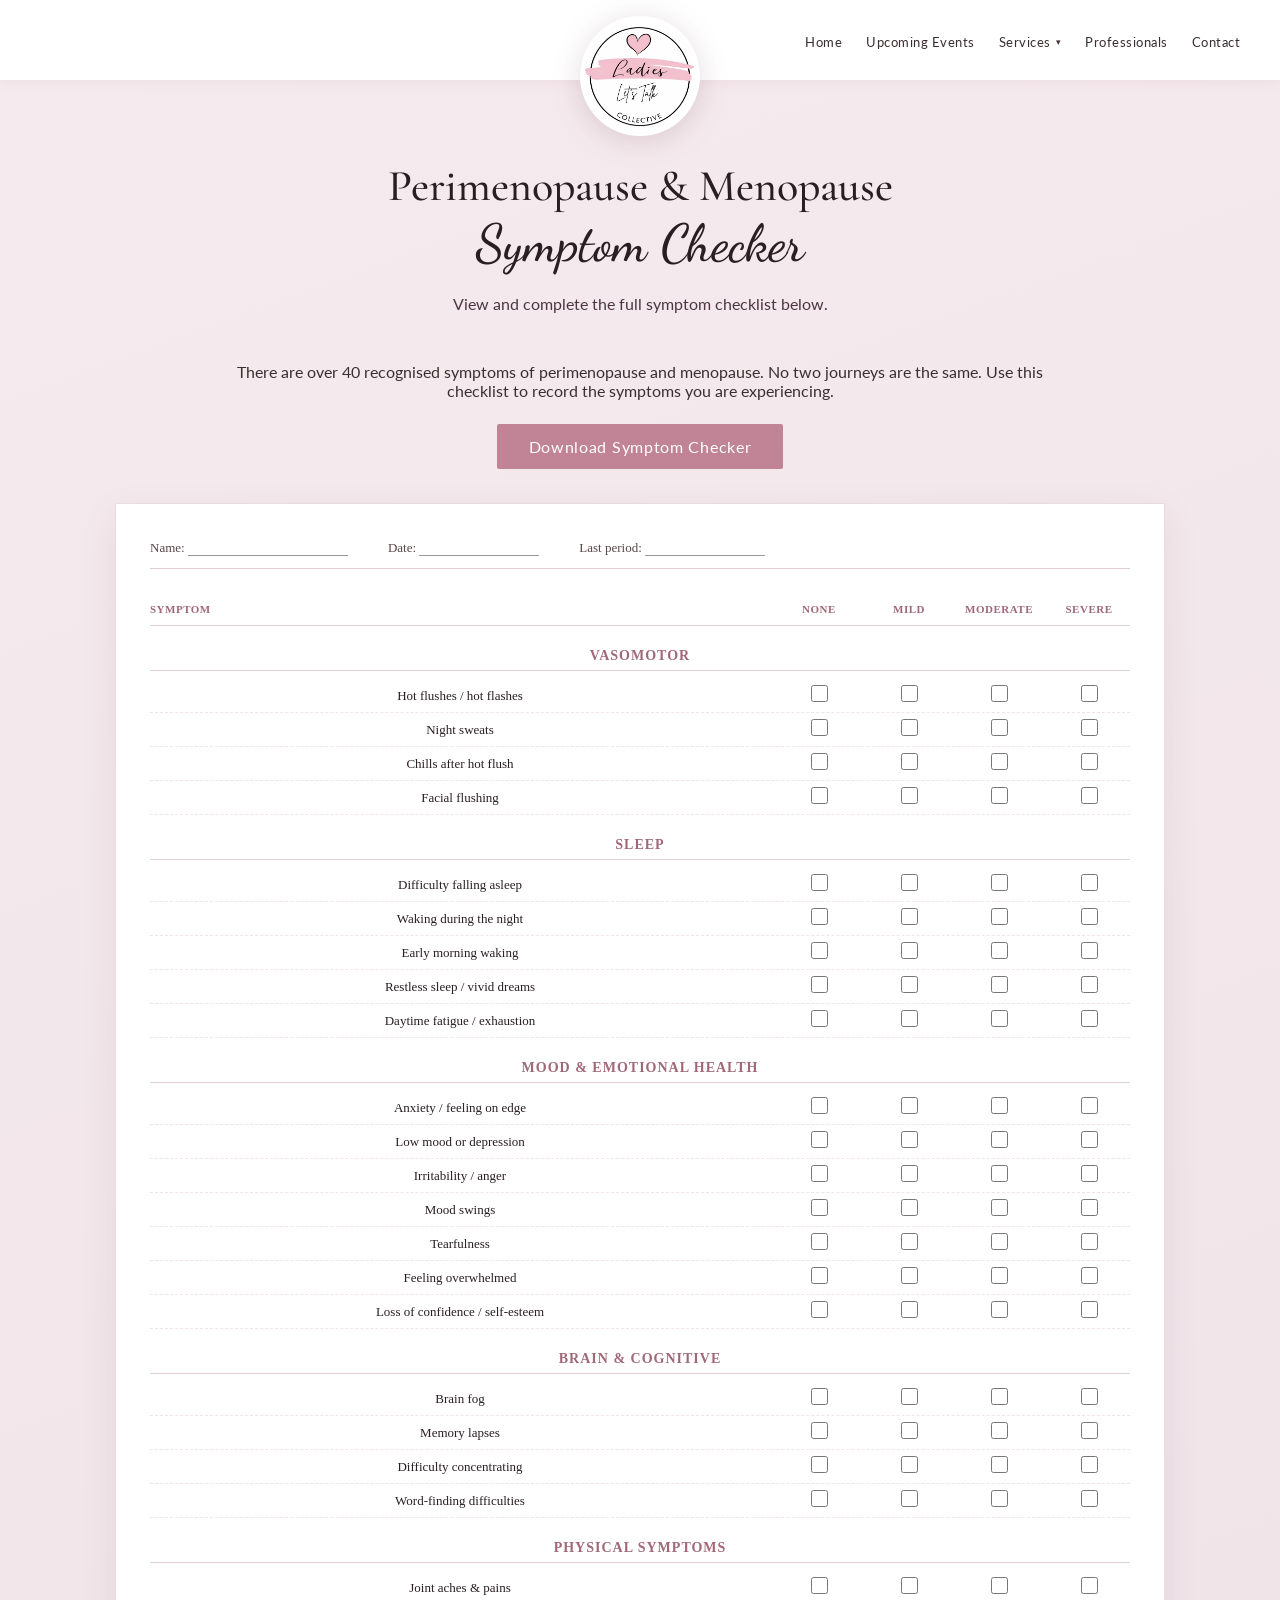
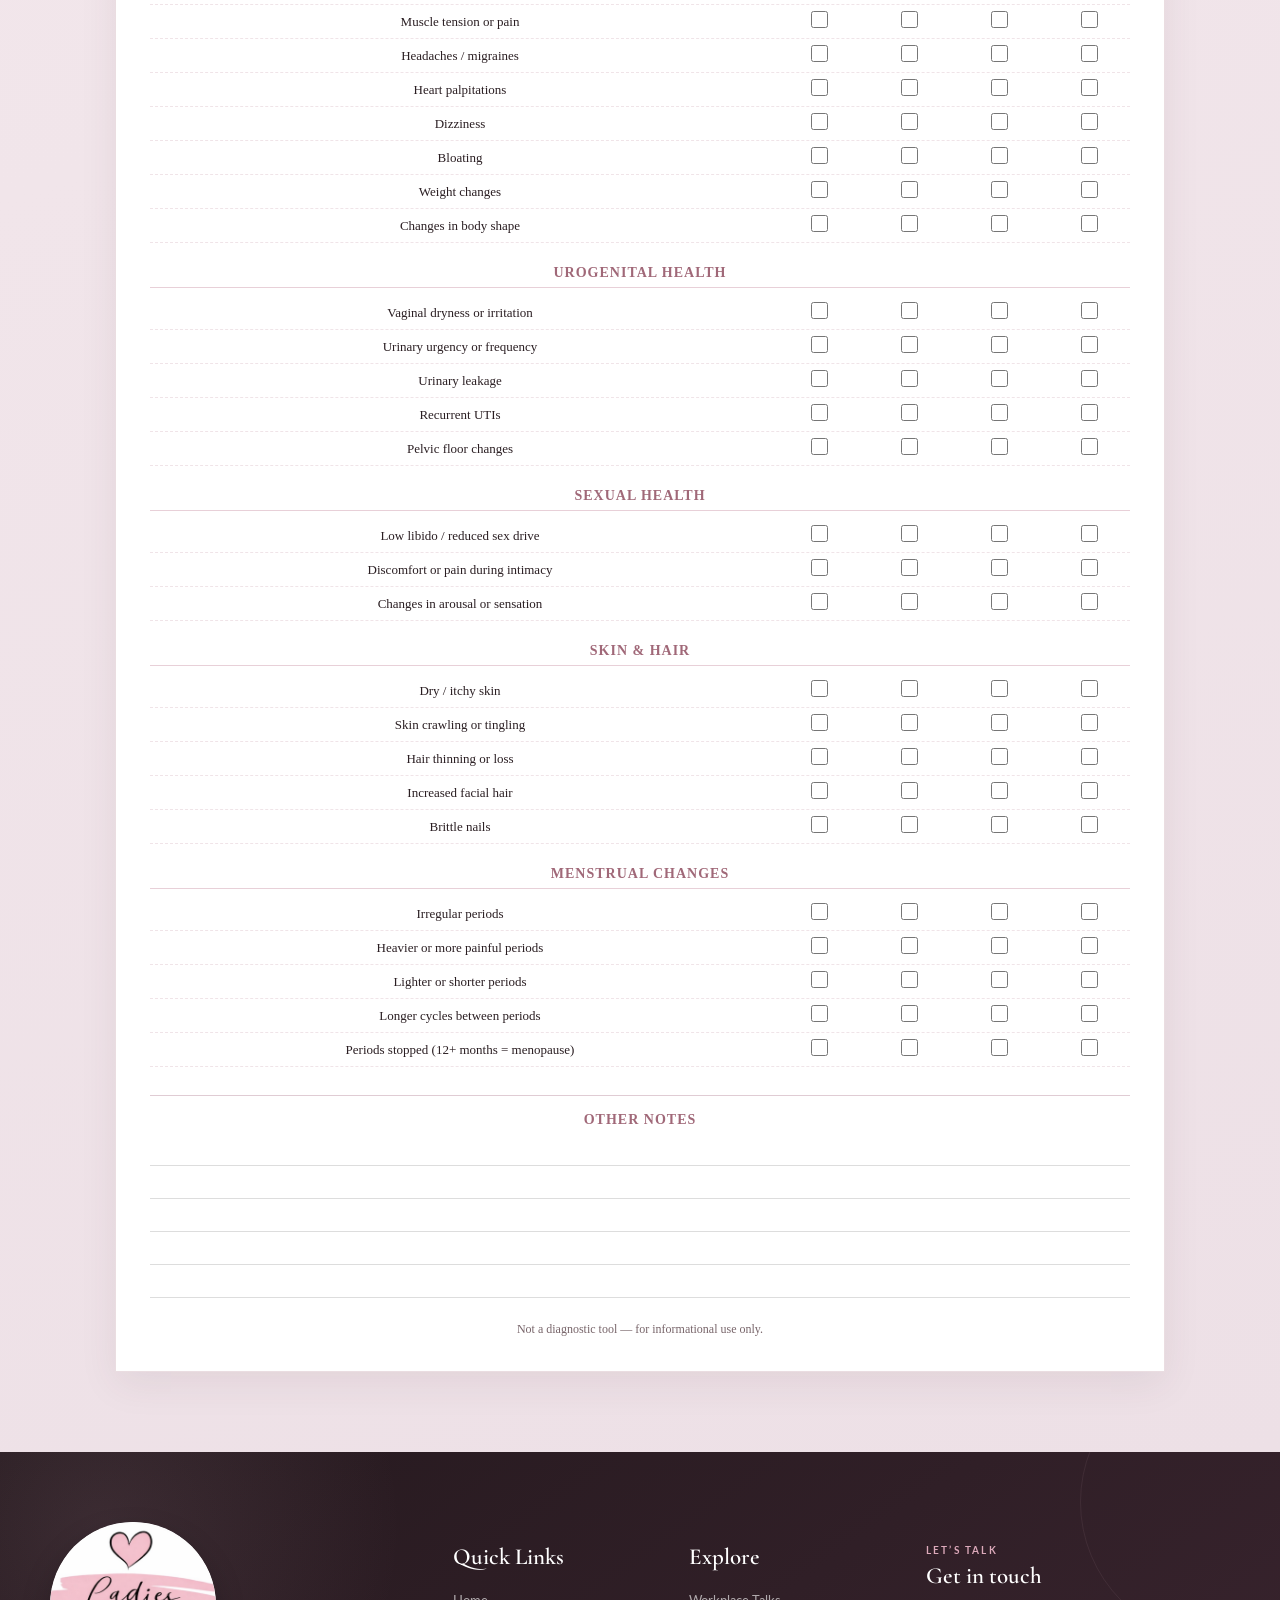
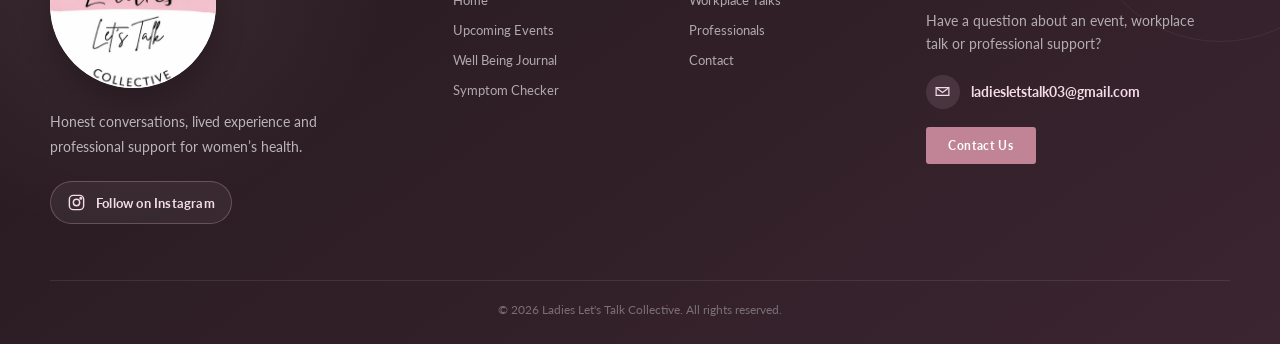
<file: symptom.html>
<!DOCTYPE html>
<html>

<head>
<meta charset="UTF-8">
<meta name="viewport" content="width=device-width,initial-scale=1">
<title>Ladies Lets Talk Symptom Checker</title>

<link rel="stylesheet" href="css/style.css">
<link href="https://fonts.googleapis.com/css2?family=Dancing+Script:wght@600;700&family=Cormorant+Garamond:wght@400;500;600&family=Lato:wght@300;400;700&display=swap" rel="stylesheet">
</head>

<body>
<div class="mobile-nav" id="mobileNav" onclick="closeMobile()">
  <div class="mobile-nav-panel" onclick="event.stopPropagation()">
    <div class="mobile-header">
      <img class="logo-img" src="images/Logo.jpeg" alt="Logo">
      <button class="mobile-close" onclick="closeMobile()">✕</button>
    </div>
    <a href="index.html">Home</a>
    <a href="events.html">Upcoming Events</a>
    <a href="journal.html">Well Being Journal</a>
    <a href="symptom.html">Symptom Checker</a>
    <a href="workplace.html">Workplace Talks</a>
    <a href="professionals.html">Professionals</a>
    <a href="contact.html">Contact</a>
  </div>
</div>

<nav>
  <div class="logo-wrap">
    <img class="logo-img" src="images/Logo.jpeg" alt="Ladies Let's Talk Collective logo">
  </div>
  <div class="nav-right">
    <ul class="nav-links">
      <li><a href="index.html">Home</a></li>
      <li><a href="events.html">Upcoming Events</a></li>
      <li class="has-dropdown">
        <a href="#" onclick="return false;">Services <span class="caret">▾</span></a>
        <ul class="dropdown">
          <li><a href="journal.html">Well being Journal</a></li>
          <li><a href="symptom.html">Symptom Checker</a></li>
          <li><a href="workplace.html">Workplace Talks</a></li>
        </ul>
      </li>
      <li><a href="professionals.html">Professionals</a></li>
      <li><a href="contact.html">Contact</a></li>
    </ul>
    <button class="hamburger" onclick="openMobile()">
      <span></span><span></span><span></span>
    </button>
  </div>
</nav>
<div id="nav-placeholder"></div>


<!-- SYMPTOM CHECKER -->

<style>
.full-checker-wrap {
  max-width: 1050px;
  margin: 34px auto 0;
  padding: 34px;
  background: #fff;
  border: 1px solid #eadde1;
  box-shadow: 0 12px 36px rgba(80, 48, 58, 0.08);
}

.print-action {
  text-align: center;
  margin: 24px 0 34px;
}

.print-action .btn-pink {
  border: 0;
  cursor: pointer;
  font: inherit;
}

.full-checker {
  font-family: Georgia, serif;
  color: #2a1e22;
}

.full-checker .date-row {
  display: flex;
  flex-wrap: wrap;
  gap: 24px 40px;
  margin-bottom: 24px;
  border-bottom: 1px solid #e0ccd4;
  padding-bottom: 12px;
}

.full-checker .date-row label {
  font-size: 13px;
  color: #5a4548;
}

.full-checker .date-row .line {
  display: inline-block;
  min-width: 120px;
  height: 18px;
  border-bottom: 1px solid #999;
  vertical-align: bottom;
}

.full-checker .header-row,
.full-checker .symptom-row {
  display: flex;
  align-items: center;
  width: 100%;
  gap: 8px;
  flex-wrap: nowrap;
}


.full-checker .header-row > span:first-child,
.full-checker .symptom-row .sname {
  flex: 1 1 auto;
  min-width: 0;
  white-space: nowrap;
  overflow: hidden;
  text-overflow: ellipsis;
}

.full-checker .header-row > span:not(:first-child),
.full-checker .symptom-row .grade {
  flex: 0 0 82px;
  width: 82px;
  text-align: center;
}

.full-checker .header-row {
  position: sticky;
  top: 0;
  z-index: 2;
  padding: 10px 0;
  background: #fff;
  color: #a06878;
  font-size: 11px;
  font-weight: 700;
  text-align: center;
  text-transform: uppercase;
  letter-spacing: .5px;
  border-bottom: 1px solid #e8d0d8;
}

.full-checker .header-row span:first-child {
  text-align: left;
}

.full-checker .cat {
  margin: 22px 0;
  break-inside: avoid;
}

.full-checker .cat-title {
  margin-bottom: 8px;
  padding-bottom: 6px;
  border-bottom: 1px solid #e8d0d8;
  color: #a06878;
  font-size: 14px;
  font-weight: 700;
  text-transform: uppercase;
  letter-spacing: 1px;
}

.full-checker .symptom-row {
  min-height: 34px;
  padding: 5px 0;
  border-bottom: 1px dashed #f0e4e8;
  font-size: 13px;
}

.full-checker .grade {
  text-align: center;
}

.full-checker .rating-box {
  width: 17px;
  height: 17px;
  accent-color: #a06878;
  cursor: pointer;
}

.full-checker .notes {
  margin-top: 28px;
  padding-top: 16px;
  border-top: 1px solid #e0ccd4;
}

.full-checker .notes h3 {
  margin: 0 0 10px;
  color: #a06878;
  font-size: 14px;
  text-transform: uppercase;
  letter-spacing: 1px;
}

.full-checker .notes .line {
  height: 28px;
  margin-bottom: 5px;
  border-bottom: 1px solid #ddd;
}

.checker-disclaimer {
  margin-top: 24px;
  text-align: center;
  font-size: 12px;
  color: #78656a;
}

@media (max-width: 760px) {
  .symptom-sec {
    padding-left: 14px;
    padding-right: 14px;
  }

  .full-checker-wrap {
    width: 100%;
    margin-top: 24px;
    padding: 16px 12px;
    overflow: visible;
  }

  .full-checker {
    width: 100%;
    min-width: 0;
  }

  .full-checker .date-row {
    display: grid;
    grid-template-columns: 1fr;
    gap: 14px;
  }

  .full-checker .date-row label {
    display: grid;
    grid-template-columns: max-content 1fr;
    align-items: end;
    gap: 8px;
    width: 100%;
  }

  .full-checker .date-row .line,
  .full-checker .date-row label .line {
    width: 100% !important;
    min-width: 0;
  }

  .full-checker .header-row,
  .full-checker .symptom-row {
    display: grid;
    grid-template-columns: repeat(4, minmax(0, 1fr));
    gap: 6px;
  }

  .full-checker .header-row > span:first-child,
  .full-checker .symptom-row .sname {
    grid-column: 1 / -1;
    width: 100%;
    white-space: normal;
    overflow: visible;
    text-overflow: clip;
    text-align: left;
  }

  .full-checker .header-row > span:first-child {
    padding-bottom: 4px;
    border-bottom: 1px solid #f1e5e9;
  }

  .full-checker .header-row > span:not(:first-child),
  .full-checker .symptom-row .grade {
    width: auto;
    min-width: 0;
    flex: none;
  }

  .full-checker .header-row {
    top: 0;
    padding: 8px 0;
    font-size: 9px;
    letter-spacing: .2px;
  }

  .full-checker .symptom-row {
    padding: 10px 0 12px;
    font-size: 13px;
  }

  .full-checker .symptom-row .sname {
    padding-bottom: 5px;
    font-weight: 600;
    line-height: 1.35;
  }

  .full-checker .rating-box {
    width: 20px;
    height: 20px;
  }

  .full-checker .cat {
    margin: 18px 0;
  }

  .full-checker .cat-title {
    font-size: 13px;
  }

  .print-action .btn-pink {
    width: min(100%, 340px);
    min-height: 48px;
    padding: 12px 18px;
  }
}

@media (max-width: 420px) {
  .full-checker-wrap {
    padding: 14px 9px;
  }

  .full-checker .header-row {
    font-size: 8px;
  }

  .full-checker .symptom-row {
    font-size: 12.5px;
  }
}





</style>

<section class="symptom-sec" id="symptoms">
  <h2 class="section-label">Perimenopause &amp; Menopause<br><em>Symptom Checker</em></h2>
  <p class="section-sub">View and complete the full symptom checklist below.</p>

  <div class="checker-intro" style="max-width:820px;margin:0 auto;text-align:center;">
    <p>There are over 40 recognised symptoms of perimenopause and menopause. No two journeys are the same. Use this checklist to record the symptoms you are experiencing.</p>
  </div>

  <div class="print-action">
    <button type="button" class="btn-pink" onclick="downloadSymptomChecker()">
      Download Symptom Checker
    </button>
  </div>
<div class="full-checker-wrap">
    <div class="full-checker">
      <div class="date-row">
<label>Name: <span class="line" style="display:inline-block;width:160px;"></span></label>
<label>Date: <span class="line" style="display:inline-block;width:120px;"></span></label>
<label>Last period: <span class="line" style="display:inline-block;width:120px;"></span></label>
</div><div class="header-row"><span>Symptom</span><span>None</span><span>Mild</span><span>Moderate</span><span>Severe</span></div><div class="cat"><div class="cat-title">Vasomotor</div><div class="symptom-row"><span class="sname">Hot flushes / hot flashes</span><span class="grade"><input class="rating-box" type="checkbox" aria-label="Select symptom severity"></span><span class="grade"><input class="rating-box" type="checkbox" aria-label="Select symptom severity"></span><span class="grade"><input class="rating-box" type="checkbox" aria-label="Select symptom severity"></span><span class="grade"><input class="rating-box" type="checkbox" aria-label="Select symptom severity"></span></div><div class="symptom-row"><span class="sname">Night sweats</span><span class="grade"><input class="rating-box" type="checkbox" aria-label="Select symptom severity"></span><span class="grade"><input class="rating-box" type="checkbox" aria-label="Select symptom severity"></span><span class="grade"><input class="rating-box" type="checkbox" aria-label="Select symptom severity"></span><span class="grade"><input class="rating-box" type="checkbox" aria-label="Select symptom severity"></span></div><div class="symptom-row"><span class="sname">Chills after hot flush</span><span class="grade"><input class="rating-box" type="checkbox" aria-label="Select symptom severity"></span><span class="grade"><input class="rating-box" type="checkbox" aria-label="Select symptom severity"></span><span class="grade"><input class="rating-box" type="checkbox" aria-label="Select symptom severity"></span><span class="grade"><input class="rating-box" type="checkbox" aria-label="Select symptom severity"></span></div><div class="symptom-row"><span class="sname">Facial flushing</span><span class="grade"><input class="rating-box" type="checkbox" aria-label="Select symptom severity"></span><span class="grade"><input class="rating-box" type="checkbox" aria-label="Select symptom severity"></span><span class="grade"><input class="rating-box" type="checkbox" aria-label="Select symptom severity"></span><span class="grade"><input class="rating-box" type="checkbox" aria-label="Select symptom severity"></span></div></div><div class="cat"><div class="cat-title">Sleep</div><div class="symptom-row"><span class="sname">Difficulty falling asleep</span><span class="grade"><input class="rating-box" type="checkbox" aria-label="Select symptom severity"></span><span class="grade"><input class="rating-box" type="checkbox" aria-label="Select symptom severity"></span><span class="grade"><input class="rating-box" type="checkbox" aria-label="Select symptom severity"></span><span class="grade"><input class="rating-box" type="checkbox" aria-label="Select symptom severity"></span></div><div class="symptom-row"><span class="sname">Waking during the night</span><span class="grade"><input class="rating-box" type="checkbox" aria-label="Select symptom severity"></span><span class="grade"><input class="rating-box" type="checkbox" aria-label="Select symptom severity"></span><span class="grade"><input class="rating-box" type="checkbox" aria-label="Select symptom severity"></span><span class="grade"><input class="rating-box" type="checkbox" aria-label="Select symptom severity"></span></div><div class="symptom-row"><span class="sname">Early morning waking</span><span class="grade"><input class="rating-box" type="checkbox" aria-label="Select symptom severity"></span><span class="grade"><input class="rating-box" type="checkbox" aria-label="Select symptom severity"></span><span class="grade"><input class="rating-box" type="checkbox" aria-label="Select symptom severity"></span><span class="grade"><input class="rating-box" type="checkbox" aria-label="Select symptom severity"></span></div><div class="symptom-row"><span class="sname">Restless sleep / vivid dreams</span><span class="grade"><input class="rating-box" type="checkbox" aria-label="Select symptom severity"></span><span class="grade"><input class="rating-box" type="checkbox" aria-label="Select symptom severity"></span><span class="grade"><input class="rating-box" type="checkbox" aria-label="Select symptom severity"></span><span class="grade"><input class="rating-box" type="checkbox" aria-label="Select symptom severity"></span></div><div class="symptom-row"><span class="sname">Daytime fatigue / exhaustion</span><span class="grade"><input class="rating-box" type="checkbox" aria-label="Select symptom severity"></span><span class="grade"><input class="rating-box" type="checkbox" aria-label="Select symptom severity"></span><span class="grade"><input class="rating-box" type="checkbox" aria-label="Select symptom severity"></span><span class="grade"><input class="rating-box" type="checkbox" aria-label="Select symptom severity"></span></div></div><div class="cat"><div class="cat-title">Mood &amp; Emotional Health</div><div class="symptom-row"><span class="sname">Anxiety / feeling on edge</span><span class="grade"><input class="rating-box" type="checkbox" aria-label="Select symptom severity"></span><span class="grade"><input class="rating-box" type="checkbox" aria-label="Select symptom severity"></span><span class="grade"><input class="rating-box" type="checkbox" aria-label="Select symptom severity"></span><span class="grade"><input class="rating-box" type="checkbox" aria-label="Select symptom severity"></span></div><div class="symptom-row"><span class="sname">Low mood or depression</span><span class="grade"><input class="rating-box" type="checkbox" aria-label="Select symptom severity"></span><span class="grade"><input class="rating-box" type="checkbox" aria-label="Select symptom severity"></span><span class="grade"><input class="rating-box" type="checkbox" aria-label="Select symptom severity"></span><span class="grade"><input class="rating-box" type="checkbox" aria-label="Select symptom severity"></span></div><div class="symptom-row"><span class="sname">Irritability / anger</span><span class="grade"><input class="rating-box" type="checkbox" aria-label="Select symptom severity"></span><span class="grade"><input class="rating-box" type="checkbox" aria-label="Select symptom severity"></span><span class="grade"><input class="rating-box" type="checkbox" aria-label="Select symptom severity"></span><span class="grade"><input class="rating-box" type="checkbox" aria-label="Select symptom severity"></span></div><div class="symptom-row"><span class="sname">Mood swings</span><span class="grade"><input class="rating-box" type="checkbox" aria-label="Select symptom severity"></span><span class="grade"><input class="rating-box" type="checkbox" aria-label="Select symptom severity"></span><span class="grade"><input class="rating-box" type="checkbox" aria-label="Select symptom severity"></span><span class="grade"><input class="rating-box" type="checkbox" aria-label="Select symptom severity"></span></div><div class="symptom-row"><span class="sname">Tearfulness</span><span class="grade"><input class="rating-box" type="checkbox" aria-label="Select symptom severity"></span><span class="grade"><input class="rating-box" type="checkbox" aria-label="Select symptom severity"></span><span class="grade"><input class="rating-box" type="checkbox" aria-label="Select symptom severity"></span><span class="grade"><input class="rating-box" type="checkbox" aria-label="Select symptom severity"></span></div><div class="symptom-row"><span class="sname">Feeling overwhelmed</span><span class="grade"><input class="rating-box" type="checkbox" aria-label="Select symptom severity"></span><span class="grade"><input class="rating-box" type="checkbox" aria-label="Select symptom severity"></span><span class="grade"><input class="rating-box" type="checkbox" aria-label="Select symptom severity"></span><span class="grade"><input class="rating-box" type="checkbox" aria-label="Select symptom severity"></span></div><div class="symptom-row"><span class="sname">Loss of confidence / self-esteem</span><span class="grade"><input class="rating-box" type="checkbox" aria-label="Select symptom severity"></span><span class="grade"><input class="rating-box" type="checkbox" aria-label="Select symptom severity"></span><span class="grade"><input class="rating-box" type="checkbox" aria-label="Select symptom severity"></span><span class="grade"><input class="rating-box" type="checkbox" aria-label="Select symptom severity"></span></div></div><div class="cat"><div class="cat-title">Brain &amp; Cognitive</div><div class="symptom-row"><span class="sname">Brain fog</span><span class="grade"><input class="rating-box" type="checkbox" aria-label="Select symptom severity"></span><span class="grade"><input class="rating-box" type="checkbox" aria-label="Select symptom severity"></span><span class="grade"><input class="rating-box" type="checkbox" aria-label="Select symptom severity"></span><span class="grade"><input class="rating-box" type="checkbox" aria-label="Select symptom severity"></span></div><div class="symptom-row"><span class="sname">Memory lapses</span><span class="grade"><input class="rating-box" type="checkbox" aria-label="Select symptom severity"></span><span class="grade"><input class="rating-box" type="checkbox" aria-label="Select symptom severity"></span><span class="grade"><input class="rating-box" type="checkbox" aria-label="Select symptom severity"></span><span class="grade"><input class="rating-box" type="checkbox" aria-label="Select symptom severity"></span></div><div class="symptom-row"><span class="sname">Difficulty concentrating</span><span class="grade"><input class="rating-box" type="checkbox" aria-label="Select symptom severity"></span><span class="grade"><input class="rating-box" type="checkbox" aria-label="Select symptom severity"></span><span class="grade"><input class="rating-box" type="checkbox" aria-label="Select symptom severity"></span><span class="grade"><input class="rating-box" type="checkbox" aria-label="Select symptom severity"></span></div><div class="symptom-row"><span class="sname">Word-finding difficulties</span><span class="grade"><input class="rating-box" type="checkbox" aria-label="Select symptom severity"></span><span class="grade"><input class="rating-box" type="checkbox" aria-label="Select symptom severity"></span><span class="grade"><input class="rating-box" type="checkbox" aria-label="Select symptom severity"></span><span class="grade"><input class="rating-box" type="checkbox" aria-label="Select symptom severity"></span></div></div><div class="cat"><div class="cat-title">Physical Symptoms</div><div class="symptom-row"><span class="sname">Joint aches &amp; pains</span><span class="grade"><input class="rating-box" type="checkbox" aria-label="Select symptom severity"></span><span class="grade"><input class="rating-box" type="checkbox" aria-label="Select symptom severity"></span><span class="grade"><input class="rating-box" type="checkbox" aria-label="Select symptom severity"></span><span class="grade"><input class="rating-box" type="checkbox" aria-label="Select symptom severity"></span></div><div class="symptom-row"><span class="sname">Muscle tension or pain</span><span class="grade"><input class="rating-box" type="checkbox" aria-label="Select symptom severity"></span><span class="grade"><input class="rating-box" type="checkbox" aria-label="Select symptom severity"></span><span class="grade"><input class="rating-box" type="checkbox" aria-label="Select symptom severity"></span><span class="grade"><input class="rating-box" type="checkbox" aria-label="Select symptom severity"></span></div><div class="symptom-row"><span class="sname">Headaches / migraines</span><span class="grade"><input class="rating-box" type="checkbox" aria-label="Select symptom severity"></span><span class="grade"><input class="rating-box" type="checkbox" aria-label="Select symptom severity"></span><span class="grade"><input class="rating-box" type="checkbox" aria-label="Select symptom severity"></span><span class="grade"><input class="rating-box" type="checkbox" aria-label="Select symptom severity"></span></div><div class="symptom-row"><span class="sname">Heart palpitations</span><span class="grade"><input class="rating-box" type="checkbox" aria-label="Select symptom severity"></span><span class="grade"><input class="rating-box" type="checkbox" aria-label="Select symptom severity"></span><span class="grade"><input class="rating-box" type="checkbox" aria-label="Select symptom severity"></span><span class="grade"><input class="rating-box" type="checkbox" aria-label="Select symptom severity"></span></div><div class="symptom-row"><span class="sname">Dizziness</span><span class="grade"><input class="rating-box" type="checkbox" aria-label="Select symptom severity"></span><span class="grade"><input class="rating-box" type="checkbox" aria-label="Select symptom severity"></span><span class="grade"><input class="rating-box" type="checkbox" aria-label="Select symptom severity"></span><span class="grade"><input class="rating-box" type="checkbox" aria-label="Select symptom severity"></span></div><div class="symptom-row"><span class="sname">Bloating</span><span class="grade"><input class="rating-box" type="checkbox" aria-label="Select symptom severity"></span><span class="grade"><input class="rating-box" type="checkbox" aria-label="Select symptom severity"></span><span class="grade"><input class="rating-box" type="checkbox" aria-label="Select symptom severity"></span><span class="grade"><input class="rating-box" type="checkbox" aria-label="Select symptom severity"></span></div><div class="symptom-row"><span class="sname">Weight changes</span><span class="grade"><input class="rating-box" type="checkbox" aria-label="Select symptom severity"></span><span class="grade"><input class="rating-box" type="checkbox" aria-label="Select symptom severity"></span><span class="grade"><input class="rating-box" type="checkbox" aria-label="Select symptom severity"></span><span class="grade"><input class="rating-box" type="checkbox" aria-label="Select symptom severity"></span></div><div class="symptom-row"><span class="sname">Changes in body shape</span><span class="grade"><input class="rating-box" type="checkbox" aria-label="Select symptom severity"></span><span class="grade"><input class="rating-box" type="checkbox" aria-label="Select symptom severity"></span><span class="grade"><input class="rating-box" type="checkbox" aria-label="Select symptom severity"></span><span class="grade"><input class="rating-box" type="checkbox" aria-label="Select symptom severity"></span></div></div><div class="cat"><div class="cat-title">Urogenital Health</div><div class="symptom-row"><span class="sname">Vaginal dryness or irritation</span><span class="grade"><input class="rating-box" type="checkbox" aria-label="Select symptom severity"></span><span class="grade"><input class="rating-box" type="checkbox" aria-label="Select symptom severity"></span><span class="grade"><input class="rating-box" type="checkbox" aria-label="Select symptom severity"></span><span class="grade"><input class="rating-box" type="checkbox" aria-label="Select symptom severity"></span></div><div class="symptom-row"><span class="sname">Urinary urgency or frequency</span><span class="grade"><input class="rating-box" type="checkbox" aria-label="Select symptom severity"></span><span class="grade"><input class="rating-box" type="checkbox" aria-label="Select symptom severity"></span><span class="grade"><input class="rating-box" type="checkbox" aria-label="Select symptom severity"></span><span class="grade"><input class="rating-box" type="checkbox" aria-label="Select symptom severity"></span></div><div class="symptom-row"><span class="sname">Urinary leakage</span><span class="grade"><input class="rating-box" type="checkbox" aria-label="Select symptom severity"></span><span class="grade"><input class="rating-box" type="checkbox" aria-label="Select symptom severity"></span><span class="grade"><input class="rating-box" type="checkbox" aria-label="Select symptom severity"></span><span class="grade"><input class="rating-box" type="checkbox" aria-label="Select symptom severity"></span></div><div class="symptom-row"><span class="sname">Recurrent UTIs</span><span class="grade"><input class="rating-box" type="checkbox" aria-label="Select symptom severity"></span><span class="grade"><input class="rating-box" type="checkbox" aria-label="Select symptom severity"></span><span class="grade"><input class="rating-box" type="checkbox" aria-label="Select symptom severity"></span><span class="grade"><input class="rating-box" type="checkbox" aria-label="Select symptom severity"></span></div><div class="symptom-row"><span class="sname">Pelvic floor changes</span><span class="grade"><input class="rating-box" type="checkbox" aria-label="Select symptom severity"></span><span class="grade"><input class="rating-box" type="checkbox" aria-label="Select symptom severity"></span><span class="grade"><input class="rating-box" type="checkbox" aria-label="Select symptom severity"></span><span class="grade"><input class="rating-box" type="checkbox" aria-label="Select symptom severity"></span></div></div><div class="cat"><div class="cat-title">Sexual Health</div><div class="symptom-row"><span class="sname">Low libido / reduced sex drive</span><span class="grade"><input class="rating-box" type="checkbox" aria-label="Select symptom severity"></span><span class="grade"><input class="rating-box" type="checkbox" aria-label="Select symptom severity"></span><span class="grade"><input class="rating-box" type="checkbox" aria-label="Select symptom severity"></span><span class="grade"><input class="rating-box" type="checkbox" aria-label="Select symptom severity"></span></div><div class="symptom-row"><span class="sname">Discomfort or pain during intimacy</span><span class="grade"><input class="rating-box" type="checkbox" aria-label="Select symptom severity"></span><span class="grade"><input class="rating-box" type="checkbox" aria-label="Select symptom severity"></span><span class="grade"><input class="rating-box" type="checkbox" aria-label="Select symptom severity"></span><span class="grade"><input class="rating-box" type="checkbox" aria-label="Select symptom severity"></span></div><div class="symptom-row"><span class="sname">Changes in arousal or sensation</span><span class="grade"><input class="rating-box" type="checkbox" aria-label="Select symptom severity"></span><span class="grade"><input class="rating-box" type="checkbox" aria-label="Select symptom severity"></span><span class="grade"><input class="rating-box" type="checkbox" aria-label="Select symptom severity"></span><span class="grade"><input class="rating-box" type="checkbox" aria-label="Select symptom severity"></span></div></div><div class="cat"><div class="cat-title">Skin &amp; Hair</div><div class="symptom-row"><span class="sname">Dry / itchy skin</span><span class="grade"><input class="rating-box" type="checkbox" aria-label="Select symptom severity"></span><span class="grade"><input class="rating-box" type="checkbox" aria-label="Select symptom severity"></span><span class="grade"><input class="rating-box" type="checkbox" aria-label="Select symptom severity"></span><span class="grade"><input class="rating-box" type="checkbox" aria-label="Select symptom severity"></span></div><div class="symptom-row"><span class="sname">Skin crawling or tingling</span><span class="grade"><input class="rating-box" type="checkbox" aria-label="Select symptom severity"></span><span class="grade"><input class="rating-box" type="checkbox" aria-label="Select symptom severity"></span><span class="grade"><input class="rating-box" type="checkbox" aria-label="Select symptom severity"></span><span class="grade"><input class="rating-box" type="checkbox" aria-label="Select symptom severity"></span></div><div class="symptom-row"><span class="sname">Hair thinning or loss</span><span class="grade"><input class="rating-box" type="checkbox" aria-label="Select symptom severity"></span><span class="grade"><input class="rating-box" type="checkbox" aria-label="Select symptom severity"></span><span class="grade"><input class="rating-box" type="checkbox" aria-label="Select symptom severity"></span><span class="grade"><input class="rating-box" type="checkbox" aria-label="Select symptom severity"></span></div><div class="symptom-row"><span class="sname">Increased facial hair</span><span class="grade"><input class="rating-box" type="checkbox" aria-label="Select symptom severity"></span><span class="grade"><input class="rating-box" type="checkbox" aria-label="Select symptom severity"></span><span class="grade"><input class="rating-box" type="checkbox" aria-label="Select symptom severity"></span><span class="grade"><input class="rating-box" type="checkbox" aria-label="Select symptom severity"></span></div><div class="symptom-row"><span class="sname">Brittle nails</span><span class="grade"><input class="rating-box" type="checkbox" aria-label="Select symptom severity"></span><span class="grade"><input class="rating-box" type="checkbox" aria-label="Select symptom severity"></span><span class="grade"><input class="rating-box" type="checkbox" aria-label="Select symptom severity"></span><span class="grade"><input class="rating-box" type="checkbox" aria-label="Select symptom severity"></span></div></div><div class="cat"><div class="cat-title">Menstrual Changes</div><div class="symptom-row"><span class="sname">Irregular periods</span><span class="grade"><input class="rating-box" type="checkbox" aria-label="Select symptom severity"></span><span class="grade"><input class="rating-box" type="checkbox" aria-label="Select symptom severity"></span><span class="grade"><input class="rating-box" type="checkbox" aria-label="Select symptom severity"></span><span class="grade"><input class="rating-box" type="checkbox" aria-label="Select symptom severity"></span></div><div class="symptom-row"><span class="sname">Heavier or more painful periods</span><span class="grade"><input class="rating-box" type="checkbox" aria-label="Select symptom severity"></span><span class="grade"><input class="rating-box" type="checkbox" aria-label="Select symptom severity"></span><span class="grade"><input class="rating-box" type="checkbox" aria-label="Select symptom severity"></span><span class="grade"><input class="rating-box" type="checkbox" aria-label="Select symptom severity"></span></div><div class="symptom-row"><span class="sname">Lighter or shorter periods</span><span class="grade"><input class="rating-box" type="checkbox" aria-label="Select symptom severity"></span><span class="grade"><input class="rating-box" type="checkbox" aria-label="Select symptom severity"></span><span class="grade"><input class="rating-box" type="checkbox" aria-label="Select symptom severity"></span><span class="grade"><input class="rating-box" type="checkbox" aria-label="Select symptom severity"></span></div><div class="symptom-row"><span class="sname">Longer cycles between periods</span><span class="grade"><input class="rating-box" type="checkbox" aria-label="Select symptom severity"></span><span class="grade"><input class="rating-box" type="checkbox" aria-label="Select symptom severity"></span><span class="grade"><input class="rating-box" type="checkbox" aria-label="Select symptom severity"></span><span class="grade"><input class="rating-box" type="checkbox" aria-label="Select symptom severity"></span></div><div class="symptom-row"><span class="sname">Periods stopped (12+ months = menopause)</span><span class="grade"><input class="rating-box" type="checkbox" aria-label="Select symptom severity"></span><span class="grade"><input class="rating-box" type="checkbox" aria-label="Select symptom severity"></span><span class="grade"><input class="rating-box" type="checkbox" aria-label="Select symptom severity"></span><span class="grade"><input class="rating-box" type="checkbox" aria-label="Select symptom severity"></span></div></div><div class="notes"><h3 style="margin-top:0;">Other notes</h3><div class="line"></div><div class="line"></div><div class="line"></div><div class="line"></div><div class="line"></div></div>
      <p class="checker-disclaimer">Not a diagnostic tool — for informational use only.</p>
    </div>
  </div>
</section>

<footer class="site-footer">
  <div class="footer-main">

    <div class="footer-brand">
      <a href="index.html"
         class="footer-logo-link"
         aria-label="Ladies Let's Talk Collective home">

        <img
          src="images/Logofooter.png"
          alt="Ladies Let's Talk Collective logo"
          class="footer-brand-logo">
      </a>

      <p class="footer-tagline">
        Honest conversations, lived experience and professional support
        for women’s health.
      </p>

      <div class="footer-social-links">
        <a
          href="https://www.instagram.com/ladieslets_talk_collective/"
          class="footer-social-btn"
          target="_blank"
          rel="noopener noreferrer"
          aria-label="Follow Ladies Let's Talk Collective on Instagram">

          <svg viewBox="0 0 24 24" aria-hidden="true">
            <rect x="3" y="3" width="18" height="18" rx="5"></rect>
            <circle cx="12" cy="12" r="4"></circle>
            <circle cx="17.4" cy="6.7" r="1"></circle>
          </svg>

          <span>Follow on Instagram</span>
        </a>
      </div>
    </div>

    <div class="footer-column">
      <h3>Quick Links</h3>

      <div class="footer-nav" aria-label="Footer navigation">
        <a href="index.html">Home</a>
        <a href="events.html">Upcoming Events</a>
        <a href="journal.html">Well Being Journal</a>
        <a href="symptom.html">Symptom Checker</a>
      </div>
    </div>

    <div class="footer-column">
      <h3>Explore</h3>

      <div class="footer-nav" aria-label="Footer service links">
        <a href="workplace.html">Workplace Talks</a>
        <a href="professionals.html">Professionals</a>
        <a href="contact.html">Contact</a>
      </div>
    </div>

    <div class="footer-contact">
      <span class="footer-small-title">Let’s talk</span>

      <h3>Get in touch</h3>

      <p>
        Have a question about an event, workplace talk or professional support?
      </p>

      <a
        href="mailto:ladiesletstalk03@gmail.com"
        class="footer-email-link">

        <span class="footer-email-icon" aria-hidden="true">
          <svg viewBox="0 0 24 24">
            <path d="M3 6.5h18v11H3z"></path>
            <path d="m4 7.5 8 6 8-6"></path>
          </svg>
        </span>

        <span>ladiesletstalk03@gmail.com</span>
      </a>

      <a href="contact.html" class="footer-contact-btn">
        Contact Us
      </a>
    </div>

  </div>

  <div class="footer-bottom">
    <p>© 2026 Ladies Let's Talk Collective. All rights reserved.</p>
  </div>
</footer>

<script>
async function imageToDataUrl(imagePath) {
  const visibleLogo =
    document.querySelector('nav img.logo-img') ||
    document.querySelector('.logo-wrap img') ||
    document.querySelector('img[src*="Logo"]');

  if (visibleLogo && visibleLogo.complete && visibleLogo.naturalWidth > 0) {
    try {
      const canvas = document.createElement("canvas");
      canvas.width = visibleLogo.naturalWidth;
      canvas.height = visibleLogo.naturalHeight;

      const context = canvas.getContext("2d");
      context.drawImage(visibleLogo, 0, 0);

      return canvas.toDataURL("image/jpeg", 0.95);
    } catch (error) {
      console.warn("Could not copy the visible logo:", error);
    }
  }

  try {
    const absoluteLogoUrl = new URL(imagePath, window.location.href).href;
    const response = await fetch(absoluteLogoUrl, { cache: "no-store" });

    if (!response.ok) {
      throw new Error("Logo could not be loaded");
    }

    const blob = await response.blob();

    return await new Promise((resolve, reject) => {
      const reader = new FileReader();
      reader.onloadend = () => resolve(reader.result);
      reader.onerror = reject;
      reader.readAsDataURL(blob);
    });
  } catch (error) {
    console.warn("Logo could not be embedded:", error);
    return "";
  }
}

async function downloadSymptomChecker() {
  const checker = document.querySelector(".full-checker");

  if (!checker) {
    alert("The symptom checker could not be found.");
    return;
  }

  const logoData = await imageToDataUrl("images/Logo.jpeg");
  const checkerCopy = checker.cloneNode(true);

  const fallbackLogoUrl = new URL("images/Logo.jpeg", window.location.href).href;

  const logoHtml = `<img src="${logoData || fallbackLogoUrl}"
    alt="Ladies Let's Talk Collective logo">`;

  const downloadedFile = `<!DOCTYPE html>
<html lang="en">
<head>
  <meta charset="UTF-8">
  <meta name="viewport" content="width=device-width, initial-scale=1">
  <title>Ladies Let's Talk Symptom Checker</title>
  <style>
    * {
      box-sizing: border-box;
    }

    body {
      max-width: 1000px;
      margin: 0 auto;
      padding: 32px;
      background: #ffffff;
      color: #2a1e22;
      font-family: Georgia, serif;
    }

    .download-header {
      margin-bottom: 30px;
      text-align: center;
    }

    .download-header img {
      display: block;
      width: 120px;
      max-height: 100px;
      margin: 0 auto 12px;
      object-fit: contain;
    }

    .download-header h1 {
      margin: 0 0 5px;
      color: #a06878;
      font-size: 30px;
    }

    .download-header h2 {
      margin: 0;
      color: #5a4548;
      font-size: 22px;
      font-weight: normal;
    }

    .date-row {
      display: flex;
      flex-wrap: wrap;
      gap: 24px 40px;
      margin-bottom: 24px;
      padding-bottom: 12px;
      border-bottom: 1px solid #e0ccd4;
    }

    .date-row label {
      font-size: 13px;
      color: #5a4548;
    }

    .date-row .line {
      display: inline-block;
      width: 130px;
      height: 18px;
      border-bottom: 1px solid #999;
      vertical-align: bottom;
    }

    .header-row,
    .symptom-row {
      display: flex;
      align-items: center;
      width: 100%;
      gap: 8px;
      flex-wrap: nowrap;
    }

    .header-row {
      padding: 10px 0;
      color: #a06878;
      font-size: 11px;
      font-weight: bold;
      text-align: center;
      text-transform: uppercase;
      border-bottom: 1px solid #e8d0d8;
    }

    .header-row > span:first-child,
    .symptom-row .sname {
      flex: 1 1 auto;
      min-width: 0;
      white-space: nowrap;
    }

    .header-row > span:not(:first-child),
    .symptom-row .grade {
      flex: 0 0 82px;
      width: 82px;
      text-align: center;
    }

    .cat {
      margin: 22px 0;
    }

    .cat-title {
      margin-bottom: 8px;
      padding-bottom: 6px;
      border-bottom: 1px solid #e8d0d8;
      color: #a06878;
      font-size: 14px;
      font-weight: bold;
      text-transform: uppercase;
      letter-spacing: 1px;
    }

    .symptom-row {
      min-height: 34px;
      padding: 5px 0;
      border-bottom: 1px dashed #f0e4e8;
      font-size: 13px;
    }

    .rating-box {
      width: 17px;
      height: 17px;
      accent-color: #a06878;
    }

    .notes {
      margin-top: 28px;
      padding-top: 16px;
      border-top: 1px solid #e0ccd4;
    }

    .notes h3 {
      color: #a06878;
      font-size: 14px;
      text-transform: uppercase;
      letter-spacing: 1px;
    }

    .notes .line {
      height: 28px;
      margin-bottom: 5px;
      border-bottom: 1px solid #ddd;
    }

    .checker-disclaimer {
      margin-top: 24px;
      color: #78656a;
      font-size: 12px;
      text-align: center;
    }

    @media (max-width: 760px) {
      body {
        width: 100%;
        min-width: 0;
        padding: 18px 12px;
      }

      .download-header img {
        width: 96px;
      }

      .download-header h1 {
        font-size: 24px;
      }

      .download-header h2 {
        font-size: 18px;
        line-height: 1.3;
      }

      .date-row {
        display: grid;
        grid-template-columns: 1fr;
        gap: 14px;
      }

      .date-row label {
        display: grid;
        grid-template-columns: max-content 1fr;
        align-items: end;
        gap: 8px;
      }

      .date-row .line,
      .date-row label .line {
        width: 100% !important;
        min-width: 0;
      }

      .header-row,
      .symptom-row {
        display: grid;
        grid-template-columns: repeat(4, minmax(0, 1fr));
        gap: 6px;
      }

      .header-row > span:first-child,
      .symptom-row .sname {
        grid-column: 1 / -1;
        width: 100%;
        white-space: normal;
        text-align: left;
      }

      .header-row > span:first-child {
        padding-bottom: 4px;
        border-bottom: 1px solid #f1e5e9;
      }

      .header-row > span:not(:first-child),
      .symptom-row .grade {
        width: auto;
        min-width: 0;
        flex: none;
      }

      .header-row {
        font-size: 9px;
      }

      .symptom-row {
        padding: 10px 0 12px;
      }

      .symptom-row .sname {
        padding-bottom: 5px;
        font-weight: bold;
        line-height: 1.35;
      }

      .rating-box {
        width: 20px;
        height: 20px;
      }
    }
  </style>
</head>
<body>
  <header class="download-header">
    ${logoHtml}
    <h1>Ladies Let's Talk Collective</h1>
    <h2>Perimenopause &amp; Menopause Symptom Checker</h2>
  </header>

  ${checkerCopy.outerHTML}
</body>
</html>`;

  const blob = new Blob([downloadedFile], {
    type: "text/html;charset=utf-8"
  });

  const downloadUrl = URL.createObjectURL(blob);
  const link = document.createElement("a");

  link.href = downloadUrl;
  link.download = "Ladies-Lets-Talk-Symptom-Checker.html";
  document.body.appendChild(link);
  link.click();
  link.remove();

  URL.revokeObjectURL(downloadUrl);
}
</script>

<script src="js/script.js"></script>
</body>
</html>
</file>
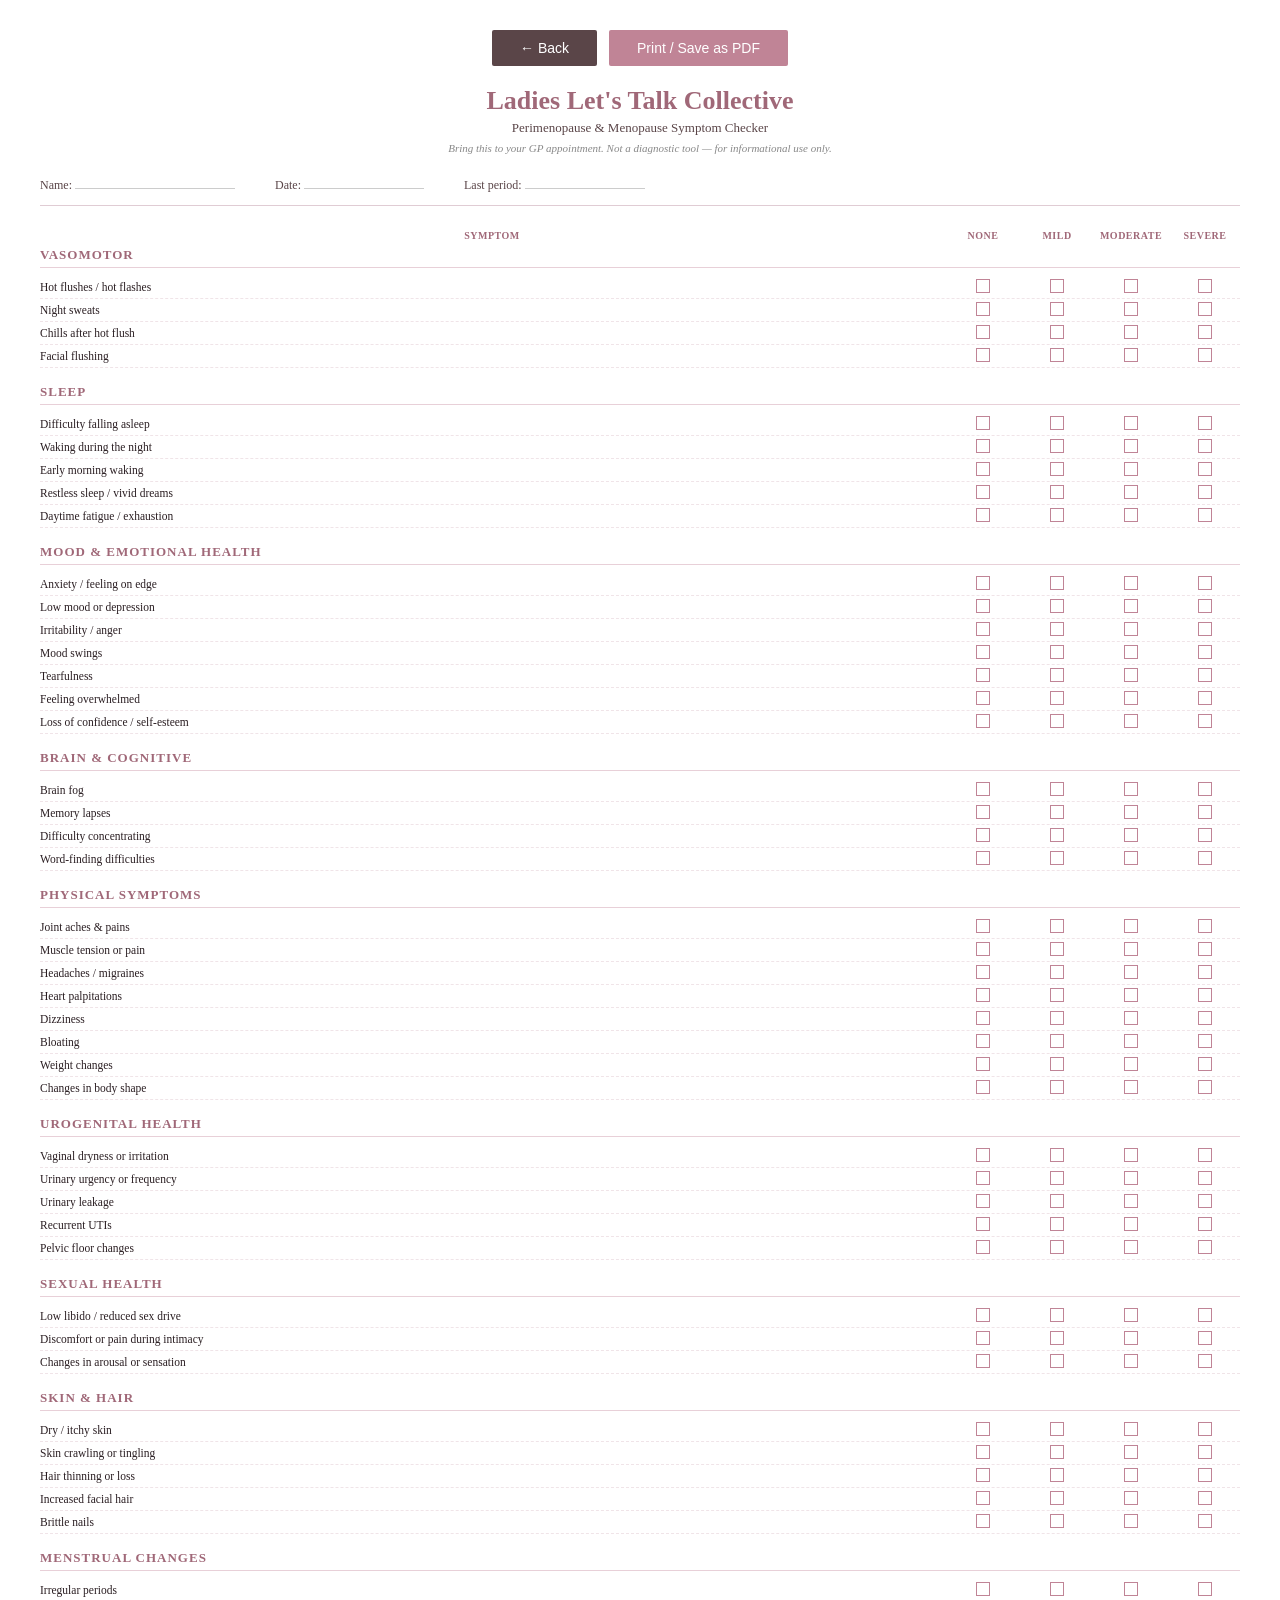
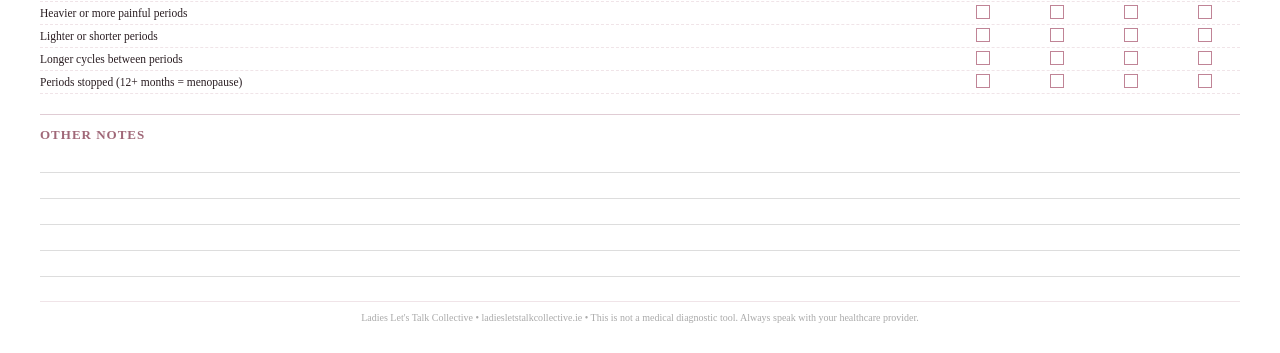
<file: symptomchecker.html>
<!DOCTYPE html><html lang="en"><head><meta charset="UTF-8">
<title>Ladies Let's Talk – Symptom Checker</title>
<style>
  *{margin:0;padding:0;box-sizing:border-box;}
  body{font-family:Georgia,serif;color:#2a1e22;background:#fff;padding:30px 40px;}
  h1{font-size:26px;text-align:center;margin-bottom:4px;color:#a06878;}
  .sub{text-align:center;font-size:13px;color:#5a4548;margin-bottom:6px;}
  .note{text-align:center;font-size:11px;color:#888;margin-bottom:20px;font-style:italic;}
  .date-row{display:flex;gap:40px;margin-bottom:24px;border-bottom:1px solid #e0ccd4;padding-bottom:12px;}
  .date-row label{font-size:12px;color:#5a4548;}
  .date-row .line{flex:1;border-bottom:1px solid #ccc;margin-top:14px;}
  .cat{margin-bottom:16px;page-break-inside:avoid;}
  .cat-title{font-size:13px;font-weight:bold;color:#a06878;text-transform:uppercase;letter-spacing:1px;border-bottom:1px solid #e8d0d8;padding-bottom:4px;margin-bottom:8px;}
  .symptom-row{display:grid;grid-template-columns:1fr 70px 70px 70px 70px;gap:4px;align-items:center;font-size:11px;padding:3px 0;border-bottom:1px dashed #f0e4e8;}
  .symptom-row .sname{font-size:11.5px;}
  .symptom-row .grade{text-align:center;color:#5a4548;}
  .header-row{display:grid;grid-template-columns:1fr 70px 70px 70px 70px;gap:4px;font-size:10px;color:#a06878;font-weight:bold;text-align:center;margin-bottom:6px;text-transform:uppercase;letter-spacing:0.5px;}
  .box{width:14px;height:14px;border:1px solid #c08496;display:inline-block;margin:0 auto;}
  .notes{margin-top:20px;border-top:1px solid #e0ccd4;padding-top:12px;}
  .notes h3{font-size:13px;color:#a06878;margin-bottom:8px;font-weight:bold;text-transform:uppercase;letter-spacing:1px;}
  .notes .line{border-bottom:1px solid #ddd;height:22px;margin-bottom:4px;}
  .footer{margin-top:24px;text-align:center;font-size:10px;color:#aaa;border-top:1px solid #f0e4e8;padding-top:10px;}
  @media print{body{padding:15px 20px;} .no-print{display:none;}}
</style></head><body>
<div class="no-print" style="text-align:center;margin-bottom:20px;display:flex;justify-content:center;gap:12px;flex-wrap:wrap;">
  <button onclick="window.location.href='symptom.html'" style="background:#5a4548;color:#fff;border:none;padding:10px 28px;font-size:14px;cursor:pointer;border-radius:2px;">← Back</button>
  <button onclick="window.print()" style="background:#c08496;color:#fff;border:none;padding:10px 28px;font-size:14px;cursor:pointer;border-radius:2px;">Print / Save as PDF</button>
</div>
<h1>Ladies Let's Talk Collective</h1>
<p class="sub">Perimenopause &amp; Menopause Symptom Checker</p>
<p class="note">Bring this to your GP appointment. Not a diagnostic tool — for informational use only.</p>
<div class="date-row">
  <label>Name: <span class="line" style="display:inline-block;width:160px;"></span></label>
  <label>Date: <span class="line" style="display:inline-block;width:120px;"></span></label>
  <label>Last period: <span class="line" style="display:inline-block;width:120px;"></span></label>
</div>
<div class="header-row"><span>Symptom</span><span>None</span><span>Mild</span><span>Moderate</span><span>Severe</span></div><div class="cat"><div class="cat-title">Vasomotor</div><div class="symptom-row"><span class="sname">Hot flushes / hot flashes</span><span class="grade"><span class="box"></span></span><span class="grade"><span class="box"></span></span><span class="grade"><span class="box"></span></span><span class="grade"><span class="box"></span></span></div><div class="symptom-row"><span class="sname">Night sweats</span><span class="grade"><span class="box"></span></span><span class="grade"><span class="box"></span></span><span class="grade"><span class="box"></span></span><span class="grade"><span class="box"></span></span></div><div class="symptom-row"><span class="sname">Chills after hot flush</span><span class="grade"><span class="box"></span></span><span class="grade"><span class="box"></span></span><span class="grade"><span class="box"></span></span><span class="grade"><span class="box"></span></span></div><div class="symptom-row"><span class="sname">Facial flushing</span><span class="grade"><span class="box"></span></span><span class="grade"><span class="box"></span></span><span class="grade"><span class="box"></span></span><span class="grade"><span class="box"></span></span></div></div><div class="cat"><div class="cat-title">Sleep</div><div class="symptom-row"><span class="sname">Difficulty falling asleep</span><span class="grade"><span class="box"></span></span><span class="grade"><span class="box"></span></span><span class="grade"><span class="box"></span></span><span class="grade"><span class="box"></span></span></div><div class="symptom-row"><span class="sname">Waking during the night</span><span class="grade"><span class="box"></span></span><span class="grade"><span class="box"></span></span><span class="grade"><span class="box"></span></span><span class="grade"><span class="box"></span></span></div><div class="symptom-row"><span class="sname">Early morning waking</span><span class="grade"><span class="box"></span></span><span class="grade"><span class="box"></span></span><span class="grade"><span class="box"></span></span><span class="grade"><span class="box"></span></span></div><div class="symptom-row"><span class="sname">Restless sleep / vivid dreams</span><span class="grade"><span class="box"></span></span><span class="grade"><span class="box"></span></span><span class="grade"><span class="box"></span></span><span class="grade"><span class="box"></span></span></div><div class="symptom-row"><span class="sname">Daytime fatigue / exhaustion</span><span class="grade"><span class="box"></span></span><span class="grade"><span class="box"></span></span><span class="grade"><span class="box"></span></span><span class="grade"><span class="box"></span></span></div></div><div class="cat"><div class="cat-title">Mood & Emotional Health</div><div class="symptom-row"><span class="sname">Anxiety / feeling on edge</span><span class="grade"><span class="box"></span></span><span class="grade"><span class="box"></span></span><span class="grade"><span class="box"></span></span><span class="grade"><span class="box"></span></span></div><div class="symptom-row"><span class="sname">Low mood or depression</span><span class="grade"><span class="box"></span></span><span class="grade"><span class="box"></span></span><span class="grade"><span class="box"></span></span><span class="grade"><span class="box"></span></span></div><div class="symptom-row"><span class="sname">Irritability / anger</span><span class="grade"><span class="box"></span></span><span class="grade"><span class="box"></span></span><span class="grade"><span class="box"></span></span><span class="grade"><span class="box"></span></span></div><div class="symptom-row"><span class="sname">Mood swings</span><span class="grade"><span class="box"></span></span><span class="grade"><span class="box"></span></span><span class="grade"><span class="box"></span></span><span class="grade"><span class="box"></span></span></div><div class="symptom-row"><span class="sname">Tearfulness</span><span class="grade"><span class="box"></span></span><span class="grade"><span class="box"></span></span><span class="grade"><span class="box"></span></span><span class="grade"><span class="box"></span></span></div><div class="symptom-row"><span class="sname">Feeling overwhelmed</span><span class="grade"><span class="box"></span></span><span class="grade"><span class="box"></span></span><span class="grade"><span class="box"></span></span><span class="grade"><span class="box"></span></span></div><div class="symptom-row"><span class="sname">Loss of confidence / self-esteem</span><span class="grade"><span class="box"></span></span><span class="grade"><span class="box"></span></span><span class="grade"><span class="box"></span></span><span class="grade"><span class="box"></span></span></div></div><div class="cat"><div class="cat-title">Brain & Cognitive</div><div class="symptom-row"><span class="sname">Brain fog</span><span class="grade"><span class="box"></span></span><span class="grade"><span class="box"></span></span><span class="grade"><span class="box"></span></span><span class="grade"><span class="box"></span></span></div><div class="symptom-row"><span class="sname">Memory lapses</span><span class="grade"><span class="box"></span></span><span class="grade"><span class="box"></span></span><span class="grade"><span class="box"></span></span><span class="grade"><span class="box"></span></span></div><div class="symptom-row"><span class="sname">Difficulty concentrating</span><span class="grade"><span class="box"></span></span><span class="grade"><span class="box"></span></span><span class="grade"><span class="box"></span></span><span class="grade"><span class="box"></span></span></div><div class="symptom-row"><span class="sname">Word-finding difficulties</span><span class="grade"><span class="box"></span></span><span class="grade"><span class="box"></span></span><span class="grade"><span class="box"></span></span><span class="grade"><span class="box"></span></span></div></div><div class="cat"><div class="cat-title">Physical Symptoms</div><div class="symptom-row"><span class="sname">Joint aches & pains</span><span class="grade"><span class="box"></span></span><span class="grade"><span class="box"></span></span><span class="grade"><span class="box"></span></span><span class="grade"><span class="box"></span></span></div><div class="symptom-row"><span class="sname">Muscle tension or pain</span><span class="grade"><span class="box"></span></span><span class="grade"><span class="box"></span></span><span class="grade"><span class="box"></span></span><span class="grade"><span class="box"></span></span></div><div class="symptom-row"><span class="sname">Headaches / migraines</span><span class="grade"><span class="box"></span></span><span class="grade"><span class="box"></span></span><span class="grade"><span class="box"></span></span><span class="grade"><span class="box"></span></span></div><div class="symptom-row"><span class="sname">Heart palpitations</span><span class="grade"><span class="box"></span></span><span class="grade"><span class="box"></span></span><span class="grade"><span class="box"></span></span><span class="grade"><span class="box"></span></span></div><div class="symptom-row"><span class="sname">Dizziness</span><span class="grade"><span class="box"></span></span><span class="grade"><span class="box"></span></span><span class="grade"><span class="box"></span></span><span class="grade"><span class="box"></span></span></div><div class="symptom-row"><span class="sname">Bloating</span><span class="grade"><span class="box"></span></span><span class="grade"><span class="box"></span></span><span class="grade"><span class="box"></span></span><span class="grade"><span class="box"></span></span></div><div class="symptom-row"><span class="sname">Weight changes</span><span class="grade"><span class="box"></span></span><span class="grade"><span class="box"></span></span><span class="grade"><span class="box"></span></span><span class="grade"><span class="box"></span></span></div><div class="symptom-row"><span class="sname">Changes in body shape</span><span class="grade"><span class="box"></span></span><span class="grade"><span class="box"></span></span><span class="grade"><span class="box"></span></span><span class="grade"><span class="box"></span></span></div></div><div class="cat"><div class="cat-title">Urogenital Health</div><div class="symptom-row"><span class="sname">Vaginal dryness or irritation</span><span class="grade"><span class="box"></span></span><span class="grade"><span class="box"></span></span><span class="grade"><span class="box"></span></span><span class="grade"><span class="box"></span></span></div><div class="symptom-row"><span class="sname">Urinary urgency or frequency</span><span class="grade"><span class="box"></span></span><span class="grade"><span class="box"></span></span><span class="grade"><span class="box"></span></span><span class="grade"><span class="box"></span></span></div><div class="symptom-row"><span class="sname">Urinary leakage</span><span class="grade"><span class="box"></span></span><span class="grade"><span class="box"></span></span><span class="grade"><span class="box"></span></span><span class="grade"><span class="box"></span></span></div><div class="symptom-row"><span class="sname">Recurrent UTIs</span><span class="grade"><span class="box"></span></span><span class="grade"><span class="box"></span></span><span class="grade"><span class="box"></span></span><span class="grade"><span class="box"></span></span></div><div class="symptom-row"><span class="sname">Pelvic floor changes</span><span class="grade"><span class="box"></span></span><span class="grade"><span class="box"></span></span><span class="grade"><span class="box"></span></span><span class="grade"><span class="box"></span></span></div></div><div class="cat"><div class="cat-title">Sexual Health</div><div class="symptom-row"><span class="sname">Low libido / reduced sex drive</span><span class="grade"><span class="box"></span></span><span class="grade"><span class="box"></span></span><span class="grade"><span class="box"></span></span><span class="grade"><span class="box"></span></span></div><div class="symptom-row"><span class="sname">Discomfort or pain during intimacy</span><span class="grade"><span class="box"></span></span><span class="grade"><span class="box"></span></span><span class="grade"><span class="box"></span></span><span class="grade"><span class="box"></span></span></div><div class="symptom-row"><span class="sname">Changes in arousal or sensation</span><span class="grade"><span class="box"></span></span><span class="grade"><span class="box"></span></span><span class="grade"><span class="box"></span></span><span class="grade"><span class="box"></span></span></div></div><div class="cat"><div class="cat-title">Skin & Hair</div><div class="symptom-row"><span class="sname">Dry / itchy skin</span><span class="grade"><span class="box"></span></span><span class="grade"><span class="box"></span></span><span class="grade"><span class="box"></span></span><span class="grade"><span class="box"></span></span></div><div class="symptom-row"><span class="sname">Skin crawling or tingling</span><span class="grade"><span class="box"></span></span><span class="grade"><span class="box"></span></span><span class="grade"><span class="box"></span></span><span class="grade"><span class="box"></span></span></div><div class="symptom-row"><span class="sname">Hair thinning or loss</span><span class="grade"><span class="box"></span></span><span class="grade"><span class="box"></span></span><span class="grade"><span class="box"></span></span><span class="grade"><span class="box"></span></span></div><div class="symptom-row"><span class="sname">Increased facial hair</span><span class="grade"><span class="box"></span></span><span class="grade"><span class="box"></span></span><span class="grade"><span class="box"></span></span><span class="grade"><span class="box"></span></span></div><div class="symptom-row"><span class="sname">Brittle nails</span><span class="grade"><span class="box"></span></span><span class="grade"><span class="box"></span></span><span class="grade"><span class="box"></span></span><span class="grade"><span class="box"></span></span></div></div><div class="cat"><div class="cat-title">Menstrual Changes</div><div class="symptom-row"><span class="sname">Irregular periods</span><span class="grade"><span class="box"></span></span><span class="grade"><span class="box"></span></span><span class="grade"><span class="box"></span></span><span class="grade"><span class="box"></span></span></div><div class="symptom-row"><span class="sname">Heavier or more painful periods</span><span class="grade"><span class="box"></span></span><span class="grade"><span class="box"></span></span><span class="grade"><span class="box"></span></span><span class="grade"><span class="box"></span></span></div><div class="symptom-row"><span class="sname">Lighter or shorter periods</span><span class="grade"><span class="box"></span></span><span class="grade"><span class="box"></span></span><span class="grade"><span class="box"></span></span><span class="grade"><span class="box"></span></span></div><div class="symptom-row"><span class="sname">Longer cycles between periods</span><span class="grade"><span class="box"></span></span><span class="grade"><span class="box"></span></span><span class="grade"><span class="box"></span></span><span class="grade"><span class="box"></span></span></div><div class="symptom-row"><span class="sname">Periods stopped (12+ months = menopause)</span><span class="grade"><span class="box"></span></span><span class="grade"><span class="box"></span></span><span class="grade"><span class="box"></span></span><span class="grade"><span class="box"></span></span></div></div><div class="notes"><h3 style="margin-top:0;">Other notes</h3><div class="line"></div><div class="line"></div><div class="line"></div><div class="line"></div><div class="line"></div></div><div class="footer">Ladies Let's Talk Collective &bull; ladiesletstalkcollective.ie &bull; This is not a medical diagnostic tool. Always speak with your healthcare provider.</div></body>
</file>
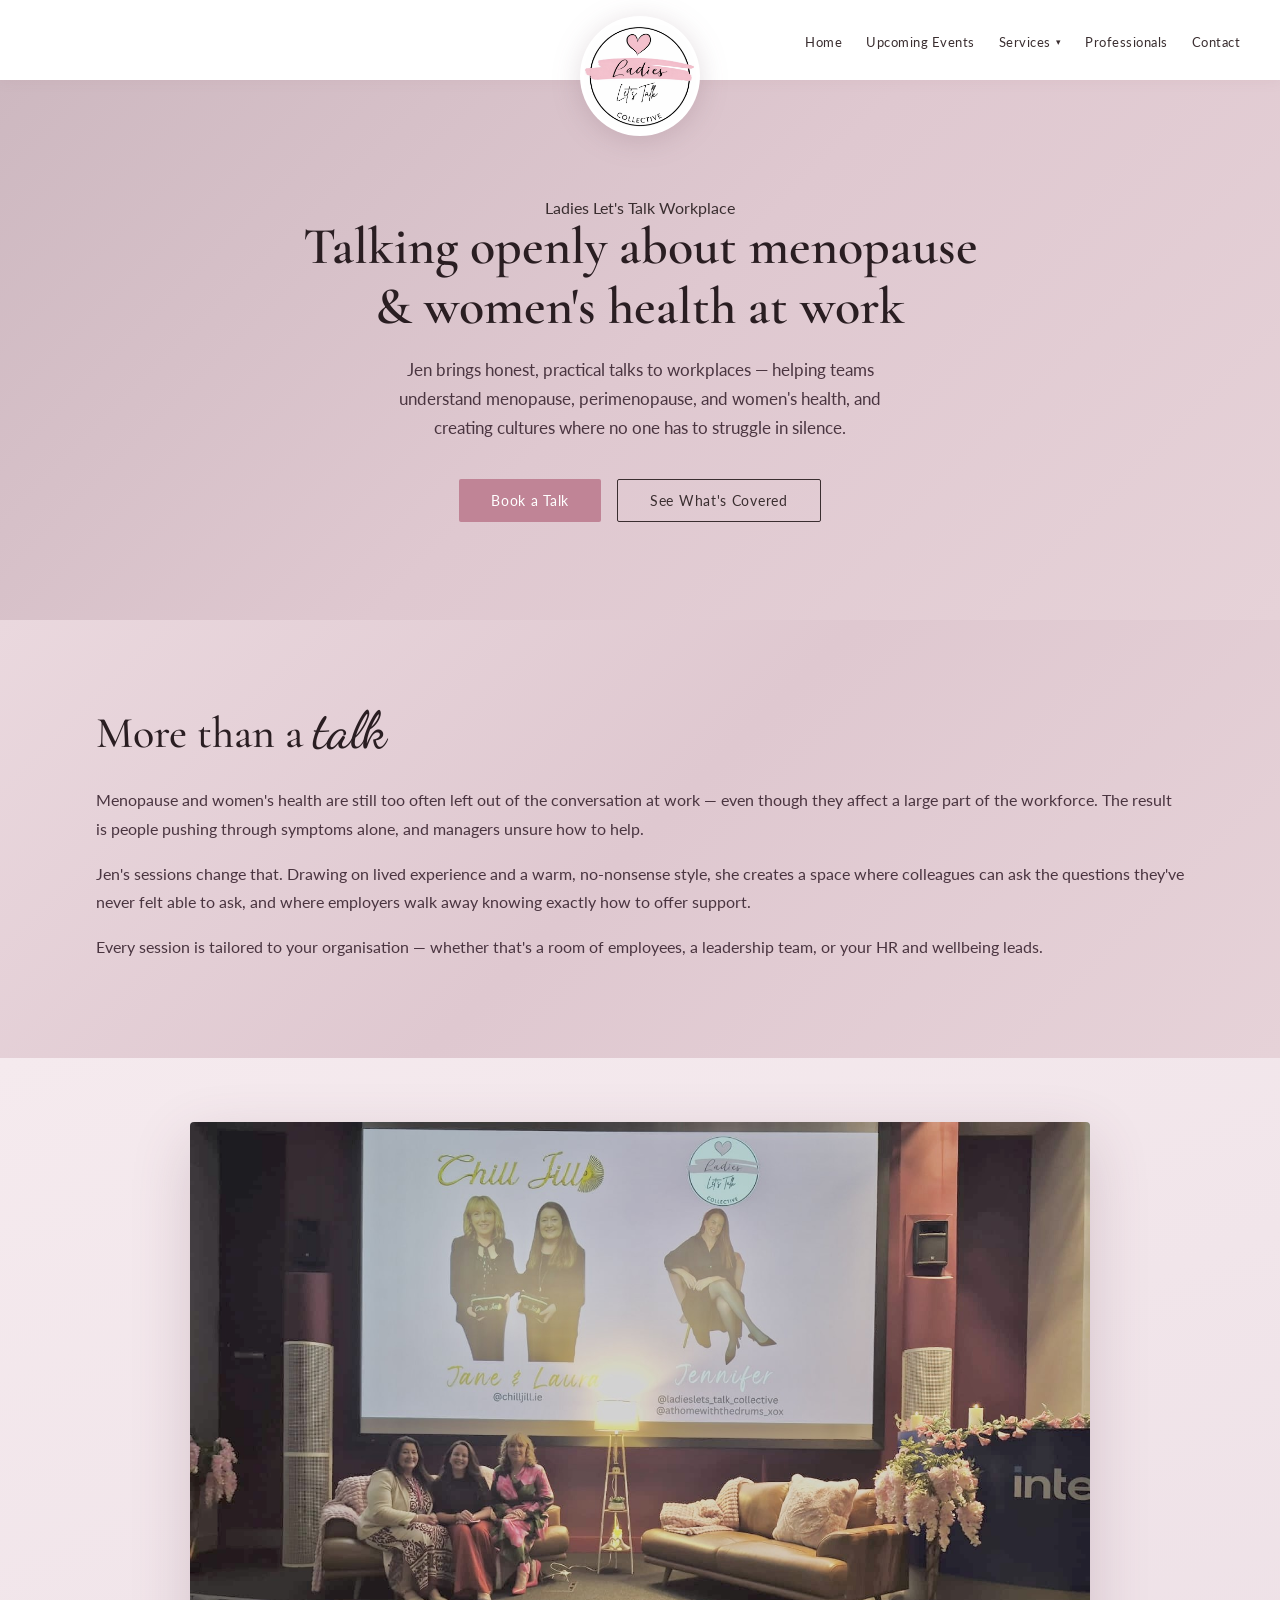
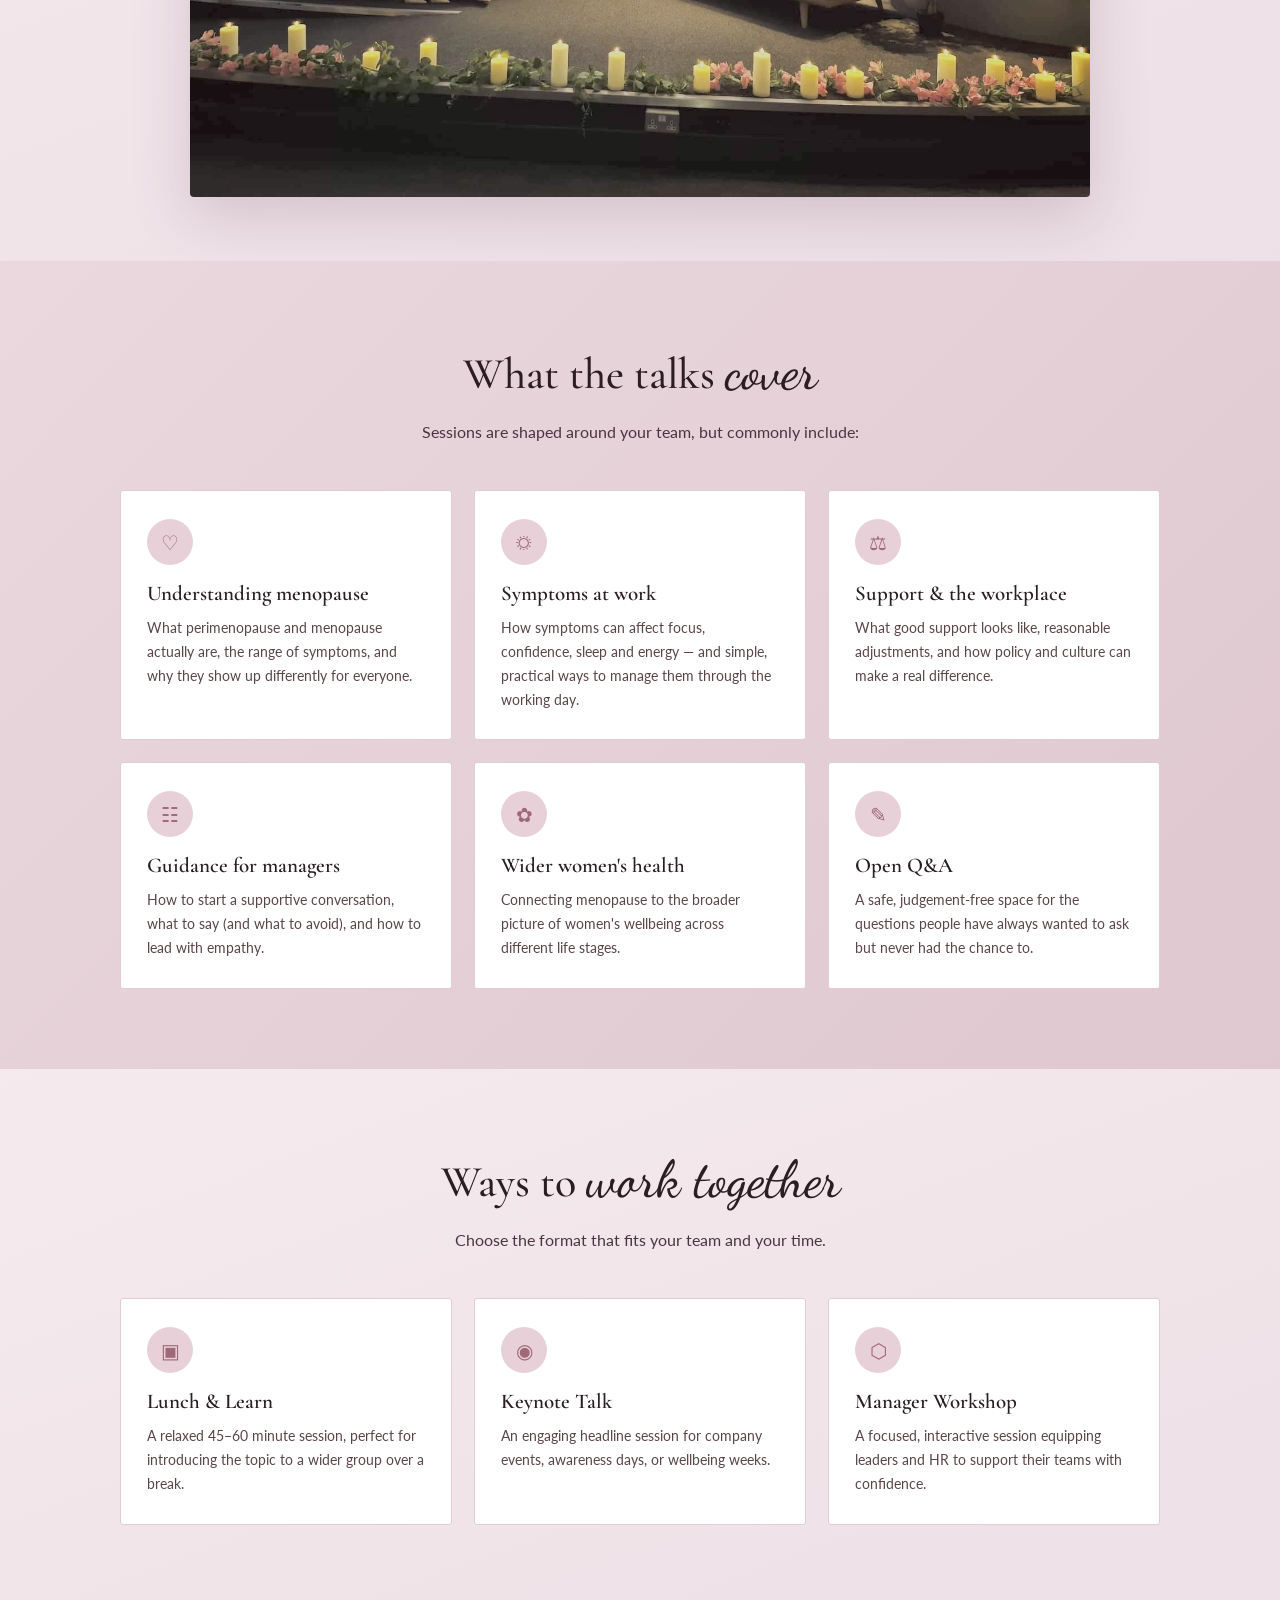
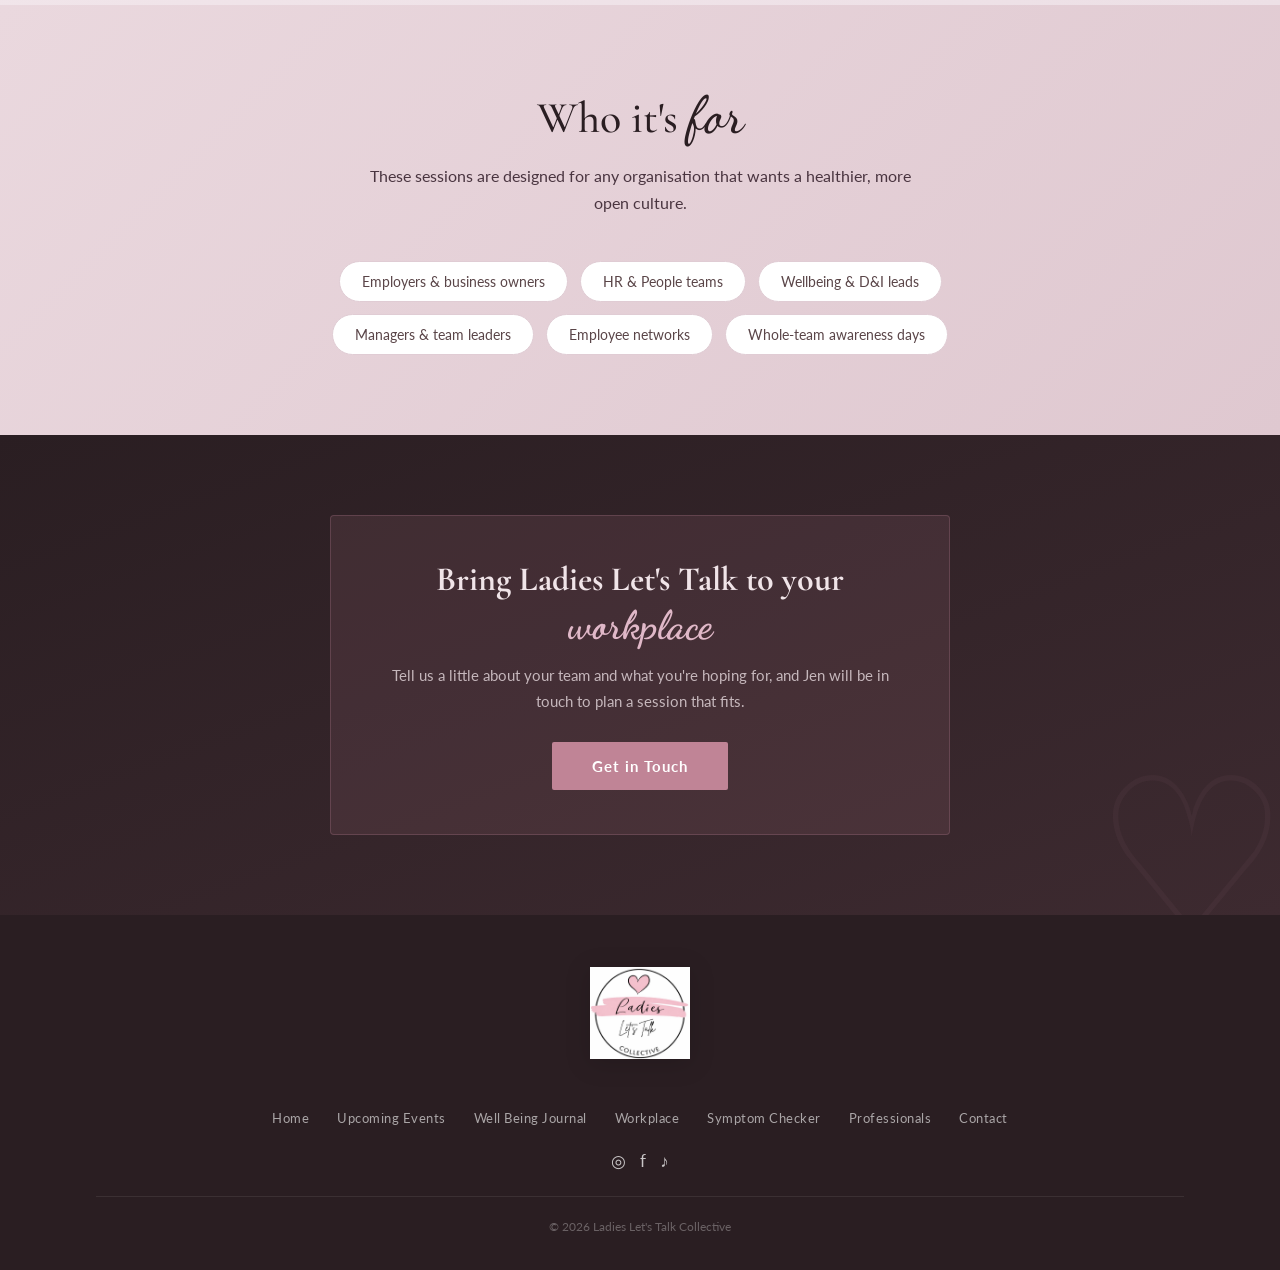
<file: Workplace.html>
<!DOCTYPE html>
<html lang="en">
<head>
<meta charset="UTF-8">
<meta name="viewport" content="width=device-width, initial-scale=1.0">
<title>Workplace Talks | Ladies Let's Talk Collective</title>
<link rel="stylesheet" href="css/style.css">
<link href="https://fonts.googleapis.com/css2?family=Dancing+Script:wght@600;700&family=Cormorant+Garamond:wght@400;500;600&family=Lato:wght@300;400;700&display=swap" rel="stylesheet">
<style>
/* ── WORKPLACE PAGE (scoped, uses your :root variables + fonts) ── */

/* Hero background */
.wp-hero-bg{
  background:linear-gradient(135deg,#cdb8c0 0%,#dfc8d0 50%,#e6d2d8 100%);
}
.wp-hero .eyebrow{
  font-size:12px;letter-spacing:3px;text-transform:uppercase;
  color:var(--pink-dark);font-weight:700;margin-bottom:14px;
}

/* Big centered feature image */
.wp-feature-img{
  padding:64px 40px;
  background:linear-gradient(160deg,#f5eaee 0%,#ede0e6 100%);
  text-align:center;
}
.wp-feature-img img{
  width:100%;
  max-width:900px;
  border-radius:4px;
  box-shadow:0 20px 60px rgba(100,60,80,0.2);
  display:block;
  margin:0 auto;
}

/* Topic / format card grids reuse your .pro-card look */
.wp-grid{
  display:grid;grid-template-columns:repeat(3,1fr);gap:22px;
  max-width:1040px;margin:0 auto;text-align:left;
}
.wp-card{
  background:#fff;border:1px solid #e0ccd4;border-radius:3px;
  padding:28px 26px;transition:transform 0.2s,box-shadow 0.2s;
}
.wp-card:hover{transform:translateY(-4px);box-shadow:0 10px 30px rgba(160,100,120,0.12);}
.wp-card .wp-icon{
  width:46px;height:46px;border-radius:50%;
  background:var(--pink-light);display:flex;align-items:center;justify-content:center;
  font-size:20px;color:var(--pink-dark);margin-bottom:16px;
}
.wp-card h3{
  font-family:'Cormorant Garamond',serif;font-size:21px;font-weight:600;
  color:#2a1e22;margin-bottom:10px;
}
.wp-card p{font-size:14px;color:#5a4548;line-height:1.7;}

/* Who it's for — simple pill row */
.wp-audience{
  display:flex;flex-wrap:wrap;gap:12px;justify-content:center;
  max-width:760px;margin:0 auto;
}
.wp-audience .pill{
  background:#fff;border:1px solid #e0ccd4;border-radius:24px;
  padding:11px 22px;font-size:14px;color:#5a4548;
}

/* CTA band reuses your dark-section feel */
.wp-cta-sec{
  padding:80px 96px;text-align:center;position:relative;overflow:hidden;
  background:linear-gradient(160deg,#2a1e22 0%,#3d2a30 100%);
}
.wp-cta-sec::after{
  content:'\2661';position:absolute;right:-10px;bottom:-60px;
  font-family:'Cormorant Garamond',serif;font-size:220px;
  color:rgba(192,132,150,0.06);line-height:1;pointer-events:none;
}
.wp-cta-box{
  background:rgba(192,132,150,0.12);border:1px solid rgba(192,132,150,0.25);
  border-radius:4px;padding:44px 48px;max-width:620px;margin:0 auto;
  position:relative;z-index:2;
}
.wp-cta-box h2{font-family:'Cormorant Garamond',serif;font-size:34px;color:#f0e4e8;margin-bottom:14px;line-height:1.2;}
.wp-cta-box h2 em{font-family:'Dancing Script',cursive;font-size:40px;font-style:normal;color:#e0b8c8;}
.wp-cta-box p{color:rgba(240,228,232,0.75);font-size:15px;line-height:1.7;margin-bottom:28px;}

@media(max-width:900px){
  .wp-grid{grid-template-columns:1fr;}
  .wp-cta-sec{padding:56px 28px;}
  .wp-cta-box{padding:34px 26px;}
  .wp-feature-img{padding:36px 20px;}
}
</style>
</head>
<body>

<!-- ── MOBILE NAV ── -->
<div class="mobile-nav" id="mobileNav" onclick="closeMobile()">
  <div class="mobile-nav-panel" onclick="event.stopPropagation()">
    <div class="mobile-header">
      <img class="logo-img" src="images/Logo.jpeg" alt="Logo">
      <button class="mobile-close" onclick="closeMobile()">✕</button>
    </div>
    <a href="index.html">Home</a>
    <a href="events.html">Upcoming Events</a>
    <a href="journal.html">Well Being Journal</a>
    <a href="symptom.html">Symptom Checker</a>
    <a href="workplace.html">Workplace Talks</a>
    <a href="professionals.html">Professionals</a>
    <a href="contact.html">Contact</a>
  </div>
</div>

<nav>
  <div class="logo-wrap">
    <img class="logo-img" src="images/Logo.jpeg" alt="Ladies Let's Talk Collective logo">
  </div>
  <div class="nav-right">
    <ul class="nav-links">
      <li><a href="index.html">Home</a></li>
      <li><a href="events.html">Upcoming Events</a></li>
      <li class="has-dropdown">
        <a href="#" onclick="return false;">Services <span class="caret">▾</span></a>
        <ul class="dropdown">
          <li><a href="journal.html">Well being Journal</a></li>
          <li><a href="symptom.html">Symptom Checker</a></li>
          <li><a href="workplace.html">Workplace Talks</a></li>
        </ul>
      </li>
      <li><a href="professionals.html">Professionals</a></li>
      <li><a href="contact.html">Contact</a></li>
    </ul>
    <button class="hamburger" onclick="openMobile()">
      <span></span><span></span><span></span>
    </button>
  </div>
</nav>

<!-- ── HERO ── -->
<section class="hero">
  <div class="hero-bg wp-hero-bg"></div>
  <div class="hero-content">
    <div class="eyebrow">Ladies Let's Talk Workplace</div>
    <h1>Talking openly about menopause &amp; women's health at work</h1>
    <p>Jen brings honest, practical talks to workplaces — helping teams understand menopause, perimenopause, and women's health, and creating cultures where no one has to struggle in silence.</p>
    <div class="btn-row">
      <a href="contact.html" class="btn-pink">Book a Talk</a>
      <a href="#topics" class="btn-outline">See What's Covered</a>
    </div>
  </div>
</section>


<!-- ── ABOUT THE TALKS ── -->
<section class="about">

  <div class="about-text">
    <h2>More than a <em>talk</em></h2>
    <p>Menopause and women's health are still too often left out of the conversation at work — even though they affect a large part of the workforce. The result is people pushing through symptoms alone, and managers unsure how to help.</p>
    <p>Jen's sessions change that. Drawing on lived experience and a warm, no-nonsense style, she creates a space where colleagues can ask the questions they've never felt able to ask, and where employers walk away knowing exactly how to offer support.</p>
    <p>Every session is tailored to your organisation — whether that's a room of employees, a leadership team, or your HR and wellbeing leads.</p>
  </div>
</section>
<section class="wp-feature-img">
  <img src="images/LLTWORK.jpg" alt="Jen speaking on stage at a Ladies Let's Talk live event">
</section>

<!-- ── WHAT'S COVERED ── -->
<section id="topics" class="pros">
  <div class="section-label">What the talks <em>cover</em></div>
  <p class="section-sub">Sessions are shaped around your team, but commonly include:</p>
  <div class="wp-grid">
    <div class="wp-card">
      <div class="wp-icon">♡</div>
      <h3>Understanding menopause</h3>
      <p>What perimenopause and menopause actually are, the range of symptoms, and why they show up differently for everyone.</p>
    </div>
    <div class="wp-card">
      <div class="wp-icon">☼</div>
      <h3>Symptoms at work</h3>
      <p>How symptoms can affect focus, confidence, sleep and energy — and simple, practical ways to manage them through the working day.</p>
    </div>
    <div class="wp-card">
      <div class="wp-icon">⚖</div>
      <h3>Support &amp; the workplace</h3>
      <p>What good support looks like, reasonable adjustments, and how policy and culture can make a real difference.</p>
    </div>
    <div class="wp-card">
      <div class="wp-icon">☷</div>
      <h3>Guidance for managers</h3>
      <p>How to start a supportive conversation, what to say (and what to avoid), and how to lead with empathy.</p>
    </div>
    <div class="wp-card">
      <div class="wp-icon">✿</div>
      <h3>Wider women's health</h3>
      <p>Connecting menopause to the broader picture of women's wellbeing across different life stages.</p>
    </div>
    <div class="wp-card">
      <div class="wp-icon">✎</div>
      <h3>Open Q&amp;A</h3>
      <p>A safe, judgement-free space for the questions people have always wanted to ask but never had the chance to.</p>
    </div>
  </div>
</section>

<!-- ── FORMATS ── -->
<section class="convos">
  <div class="section-label">Ways to <em>work together</em></div>
  <p class="section-sub">Choose the format that fits your team and your time.</p>
  <div class="wp-grid">
    <div class="wp-card">
      <div class="wp-icon">▣</div>
      <h3>Lunch &amp; Learn</h3>
      <p>A relaxed 45–60 minute session, perfect for introducing the topic to a wider group over a break.</p>
    </div>
    <div class="wp-card">
      <div class="wp-icon">◉</div>
      <h3>Keynote Talk</h3>
      <p>An engaging headline session for company events, awareness days, or wellbeing weeks.</p>
    </div>
    <div class="wp-card">
      <div class="wp-icon">⬡</div>
      <h3>Manager Workshop</h3>
      <p>A focused, interactive session equipping leaders and HR to support their teams with confidence.</p>
    </div>
  </div>
</section>

<!-- ── WHO IT'S FOR ── -->
<section class="pros">
  <div class="section-label">Who it's <em>for</em></div>
  <p class="section-sub">These sessions are designed for any organisation that wants a healthier, more open culture.</p>
  <div class="wp-audience">
    <span class="pill">Employers &amp; business owners</span>
    <span class="pill">HR &amp; People teams</span>
    <span class="pill">Wellbeing &amp; D&amp;I leads</span>
    <span class="pill">Managers &amp; team leaders</span>
    <span class="pill">Employee networks</span>
    <span class="pill">Whole-team awareness days</span>
  </div>
</section>

<!-- ── CTA ── -->
<section class="wp-cta-sec">
  <div class="wp-cta-box">
    <h2>Bring Ladies Let's Talk to your <em>workplace</em></h2>
    <p>Tell us a little about your team and what you're hoping for, and Jen will be in touch to plan a session that fits.</p>
    <a href="contact.html" class="btn-event">Get in Touch</a>
  </div>
</section>

<!-- ── FOOTER ── -->
<footer>
  <div class="footer-logo">
    <img src="images/Logo.jpeg" alt="Ladies Let's Talk Collective logo">
  </div>
  <ul class="footer-links">
    <li><a href="index.html">Home</a></li>
    <li><a href="events.html">Upcoming Events</a></li>
    <li><a href="journal.html">Well Being Journal</a></li>
    <li><a href="workplace.html">Workplace</a></li>
    <li><a href="symptom.html">Symptom Checker</a></li>
    <li><a href="professionals.html">Professionals</a></li>
    <li><a href="contact.html">Contact</a></li>
  </ul>
  <div class="footer-social">
    <span title="Instagram">◎</span>
    <span title="Facebook">f</span>
    <span title="TikTok">♪</span>
  </div>
  <div class="footer-copy">© 2026 Ladies Let's Talk Collective</div>
</footer>

<script src="js/script.js"></script>
</body>
</html>
</file>
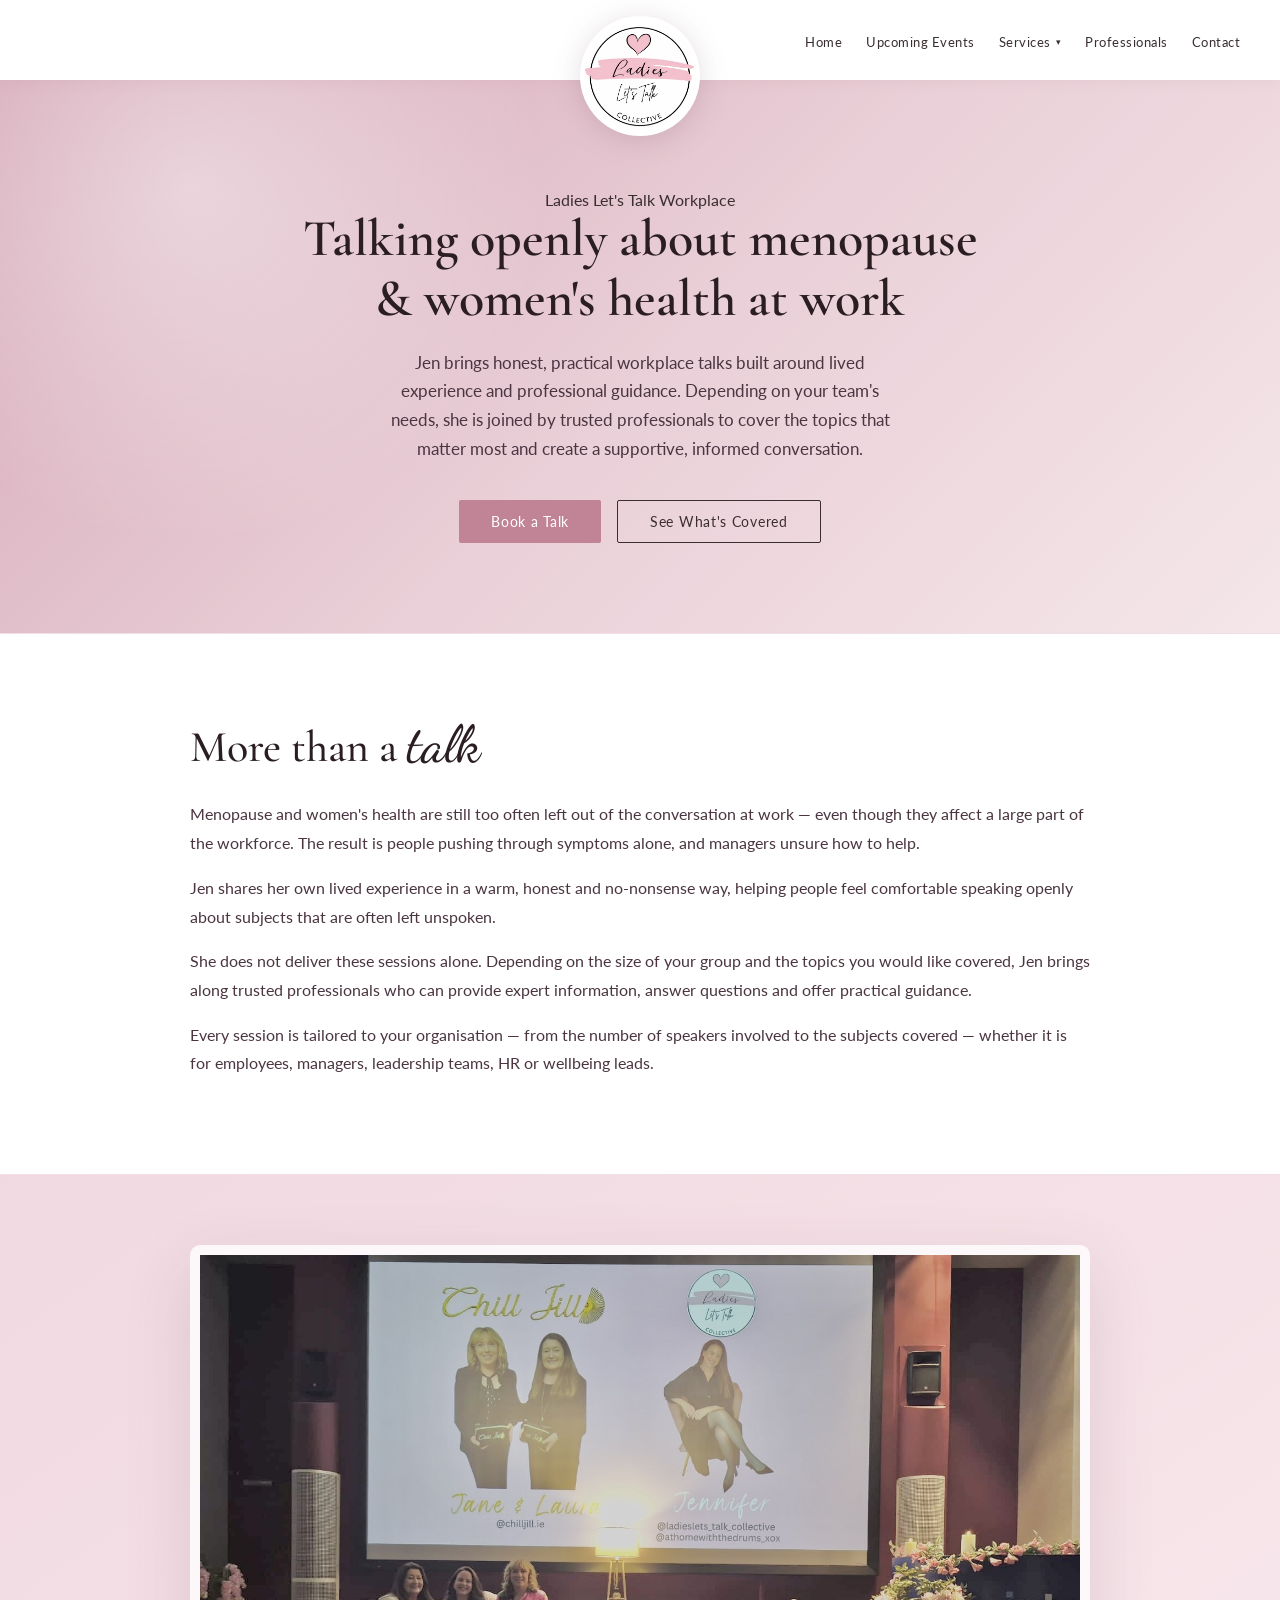
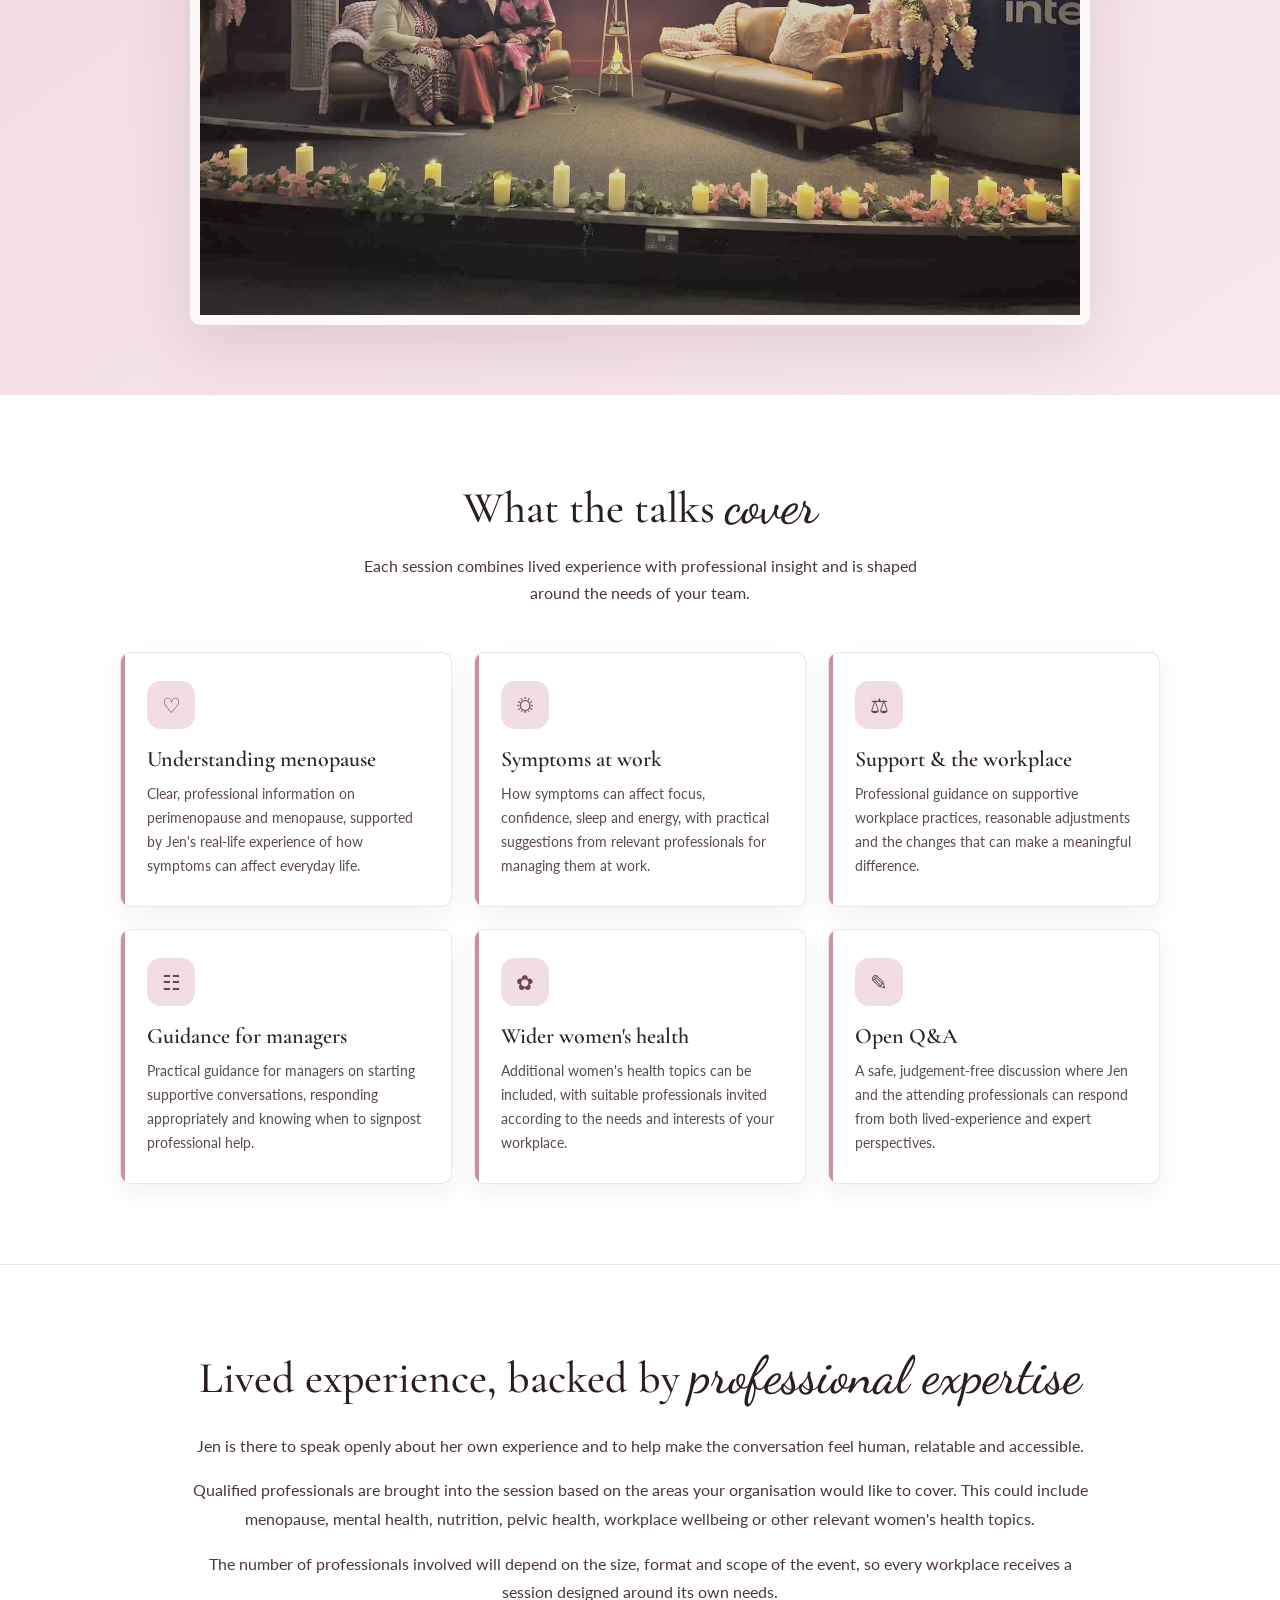
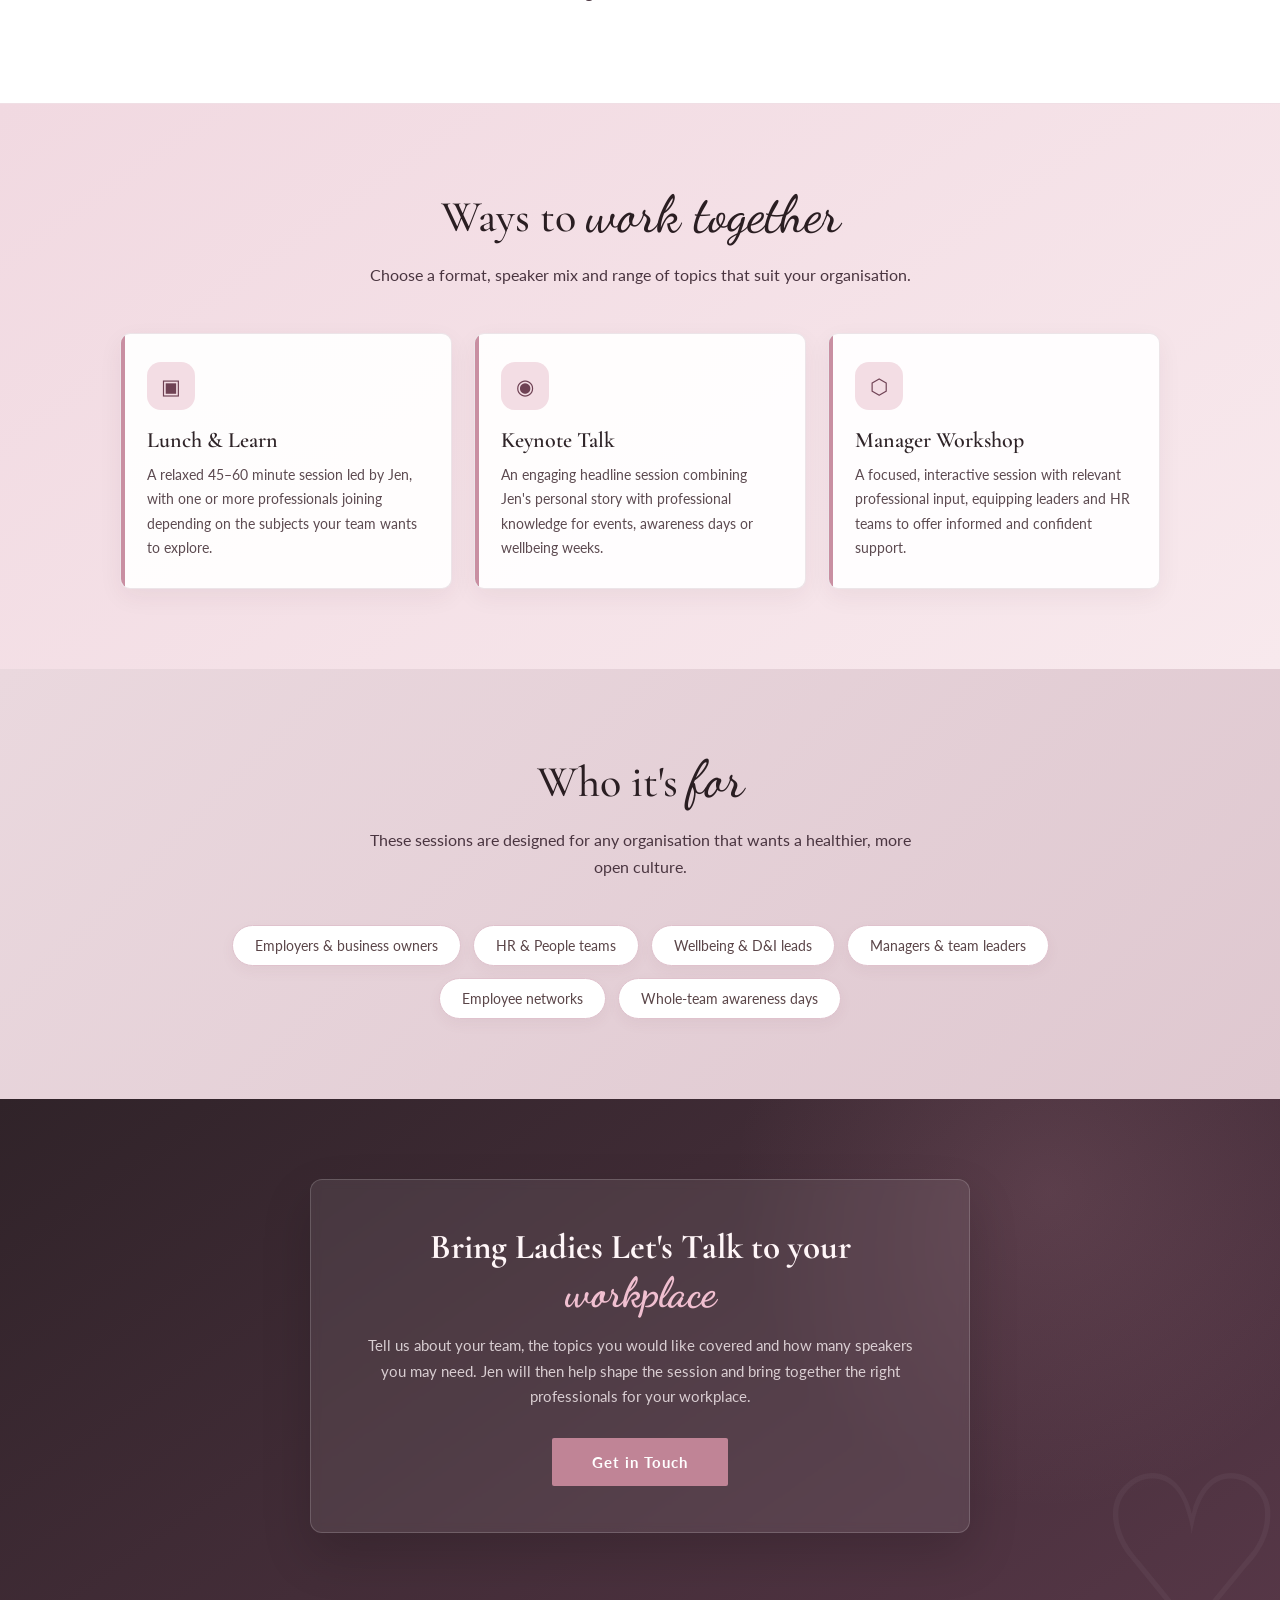
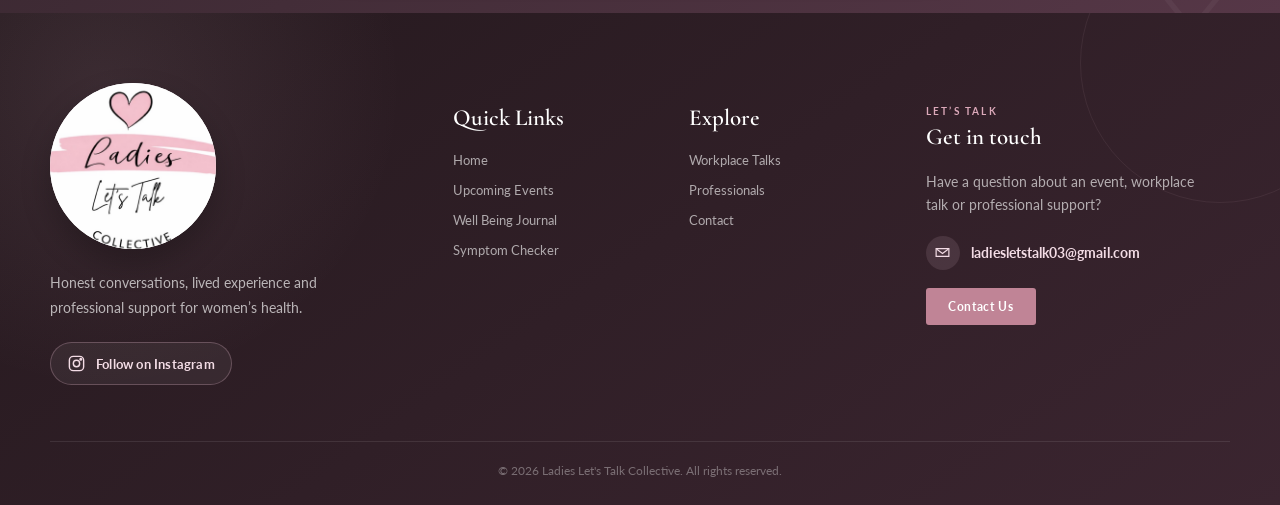
<file: workplace.html>
<!DOCTYPE html>
<html lang="en">
<head>
<meta charset="UTF-8">
<meta name="viewport" content="width=device-width, initial-scale=1.0">
<title>Workplace Talks | Ladies Let's Talk Collective</title>
<link rel="stylesheet" href="css/style.css">
<link href="https://fonts.googleapis.com/css2?family=Dancing+Script:wght@600;700&family=Cormorant+Garamond:wght@400;500;600&family=Lato:wght@300;400;700&display=swap" rel="stylesheet">
<style>
/* ── WORKPLACE PAGE ──
   Same layout, with clearer colour separation between sections.
*/

:root {
  --wp-plum: #6f4254;
  --wp-rose: #c98fa2;
  --wp-blush: #f3dde4;
  --wp-cream: #ffffff;
  --wp-sage: #dce5dc;
  --wp-lilac: #e7e0ed;
  --wp-ink: #2f2428;
}

/* Hero */
.wp-hero-bg {
  background:
    radial-gradient(circle at 15% 20%, rgba(255,255,255,.42), transparent 30%),
    linear-gradient(135deg, #d5a9b8 0%, #ead0d8 52%, #f4e6e9 100%);
}

.wp-hero .eyebrow {
  display: inline-block;
  margin-bottom: 18px;
  padding: 7px 14px;
  border: 1px solid rgba(111,66,84,.28);
  border-radius: 999px;
  background: rgba(255,255,255,.36);
  color: var(--wp-plum);
  font-size: 11px;
  font-weight: 700;
  letter-spacing: 2.4px;
  text-transform: uppercase;
}

/* About section — white */
.about {
  background: #ffffff;
  border-top: 1px solid #f0dfe5;
  border-bottom: 1px solid #f0dfe5;
}

.about-text {
  max-width: 900px;
  margin: 0 auto;
}

/* Feature image — blush */
.wp-feature-img {
  padding: 70px 40px;
  background: linear-gradient(145deg, #f1d9e1 0%, #f8e9ed 100%);
  text-align: center;
}

.wp-feature-img img {
  display: block;
  width: 100%;
  max-width: 900px;
  margin: 0 auto;
  border: 10px solid rgba(255,255,255,.78);
  border-radius: 10px;
  box-shadow: 0 22px 65px rgba(111,66,84,.16);
}

/* Shared workplace grids */
.wp-grid {
  display: grid;
  grid-template-columns: repeat(3, 1fr);
  gap: 22px;
  max-width: 1040px;
  margin: 0 auto;
  text-align: left;
}

.wp-card {
  position: relative;
  overflow: hidden;
  padding: 28px 26px;
  background: rgba(255,255,255,.92);
  border: 1px solid rgba(111,66,84,.13);
  border-radius: 10px;
  box-shadow: 0 8px 24px rgba(65,42,52,.06);
  transition: transform .2s, box-shadow .2s, border-color .2s;
}

.wp-card::before {
  content: "";
  position: absolute;
  inset: 0 auto 0 0;
  width: 4px;
  background: var(--wp-rose);
}

.wp-card:hover {
  transform: translateY(-5px);
  border-color: rgba(111,66,84,.24);
  box-shadow: 0 16px 34px rgba(65,42,52,.12);
}

.wp-card .wp-icon {
  display: flex;
  align-items: center;
  justify-content: center;
  width: 48px;
  height: 48px;
  margin-bottom: 17px;
  border-radius: 14px;
  background: var(--wp-blush);
  color: var(--wp-plum);
  font-size: 21px;
}

.wp-card h3 {
  margin-bottom: 10px;
  color: var(--wp-ink);
  font-family: 'Cormorant Garamond', serif;
  font-size: 22px;
  font-weight: 600;
}

.wp-card p {
  color: #5c4a50;
  font-size: 14px;
  line-height: 1.72;
}

/* Topics section — white */
#topics.pros {
  background: #ffffff;
}

/* Formats section — blush */
.convos {
  background: linear-gradient(145deg, #f1d9e1 0%, #f8e9ed 100%);
}

.convos .wp-card::before {
  background: var(--wp-rose);
}

.convos .wp-icon {
  background: var(--wp-blush);
  color: var(--wp-plum);
}

/* Audience section — blush */
section.pros:last-of-type {
  background: linear-gradient(145deg, #f1d9e1 0%, #f8e9ed 100%);
}

.wp-audience {
  display: flex;
  flex-wrap: wrap;
  justify-content: center;
  gap: 12px;
  max-width: 820px;
  margin: 0 auto;
}

.wp-audience .pill {
  padding: 11px 22px;
  background: #ffffff;
  border: 1px solid #dfc2cd;
  border-radius: 24px;
  color: #5a4548;
  font-size: 14px;
  box-shadow: 0 5px 14px rgba(111,66,84,.05);
}

.wp-audience .pill:nth-child(even) {
  background: #ffffff;
}

/* CTA */
.wp-cta-sec {
  position: relative;
  overflow: hidden;
  padding: 80px 96px;
  background:
    radial-gradient(circle at 82% 18%, rgba(201,143,162,.16), transparent 28%),
    linear-gradient(145deg, #302329 0%, #563747 100%);
  text-align: center;
}

.wp-cta-sec::after {
  content: '\2661';
  position: absolute;
  right: -10px;
  bottom: -60px;
  color: rgba(255,255,255,.045);
  font-family: 'Cormorant Garamond', serif;
  font-size: 220px;
  line-height: 1;
  pointer-events: none;
}

.wp-cta-box {
  position: relative;
  z-index: 2;
  max-width: 660px;
  margin: 0 auto;
  padding: 46px 50px;
  background: rgba(255,255,255,.08);
  border: 1px solid rgba(255,255,255,.17);
  border-radius: 12px;
  box-shadow: 0 22px 50px rgba(0,0,0,.16);
  backdrop-filter: blur(5px);
}

.wp-cta-box h2 {
  margin-bottom: 14px;
  color: #fff6f8;
  font-family: 'Cormorant Garamond', serif;
  font-size: 35px;
  line-height: 1.2;
}

.wp-cta-box h2 em {
  color: #f0bfd0;
  font-family: 'Dancing Script', cursive;
  font-size: 42px;
  font-style: normal;
}

.wp-cta-box p {
  margin-bottom: 28px;
  color: rgba(255,246,248,.78);
  font-size: 15px;
  line-height: 1.72;
}

@media (max-width: 900px) {
  .wp-grid {
    grid-template-columns: 1fr;
  }

  .wp-feature-img {
    padding: 38px 20px;
  }

  .wp-feature-img img {
    border-width: 6px;
  }

  .wp-cta-sec {
    padding: 56px 24px;
  }

  .wp-cta-box {
    padding: 35px 24px;
  }
}

@media (max-width: 560px) {
  .wp-card {
    padding: 24px 21px;
  }

  .wp-audience {
    align-items: stretch;
    flex-direction: column;
  }

  .wp-audience .pill {
    width: 100%;
    text-align: center;
  }
}

.workplace-team-note {
  background: #ffffff;
}

.workplace-team-note .about-text {
  max-width: 900px;
  margin: 0 auto;
  text-align: center;
}


/* ── REDESIGNED FOOTER ── */
.site-footer {
  display: block;
  position: relative;
  overflow: hidden;
  width: 100%;
  padding: 0;
  gap: 0;
  align-items: initial;
  background:
    radial-gradient(circle at 8% 15%, rgba(224,184,200,.11), transparent 24%),
    linear-gradient(145deg, #25191e 0%, #3b2530 100%);
  color: rgba(255,255,255,.82);
}

.site-footer::before {
  content: "";
  position: absolute;
  top: -90px;
  right: -80px;
  width: 280px;
  height: 280px;
  border: 1px solid rgba(224,184,200,.08);
  border-radius: 50%;
  pointer-events: none;
}

.footer-main {
  position: relative;
  z-index: 1;
  display: grid;
  grid-template-columns: 1.35fr .75fr .75fr 1.15fr;
  gap: 46px;
  width: min(1180px, calc(100% - 64px));
  margin: 0 auto;
  padding: 70px 0 56px;
}

.footer-brand-logo {
  display: block;
  width: 158px;
  height: 158px;
  object-fit: contain;
  border-radius: 50%;
  filter: drop-shadow(0 12px 25px rgba(0,0,0,.25));
  transition: transform .25s ease;
}

.footer-logo-link {
  display: inline-block;
}

.footer-logo-link:hover .footer-brand-logo {
  transform: translateY(-3px) scale(1.02);
}

.footer-tagline {
  max-width: 310px;
  margin: 22px 0;
  color: rgba(255,255,255,.67);
  font-size: 14px;
  line-height: 1.75;
}

.footer-social-links {
  display: flex;
  flex-wrap: wrap;
  gap: 12px;
}

.footer-social-btn {
  display: inline-flex;
  align-items: center;
  gap: 10px;
  padding: 11px 16px;
  border: 1px solid rgba(224,184,200,.28);
  border-radius: 999px;
  background: rgba(255,255,255,.055);
  color: #f3dce5;
  font-size: 13px;
  font-weight: 700;
  letter-spacing: .2px;
  text-decoration: none;
  transition: background .2s, border-color .2s, transform .2s;
}

.footer-social-btn:hover {
  transform: translateY(-2px);
  border-color: rgba(224,184,200,.55);
  background: rgba(224,184,200,.13);
}

.footer-social-btn svg {
  width: 19px;
  height: 19px;
  fill: none;
  stroke: currentColor;
  stroke-width: 1.8;
}

.footer-column,
.footer-contact {
  padding-top: 22px;
}

.footer-column h3,
.footer-contact h3 {
  margin: 0 0 19px;
  color: #fff;
  font-family: 'Cormorant Garamond', serif;
  font-size: 23px;
  font-weight: 600;
}

.footer-small-title {
  display: block;
  margin-bottom: 7px;
  color: #dca9ba;
  font-size: 10px;
  font-weight: 700;
  letter-spacing: 2.2px;
  text-transform: uppercase;
}

.footer-nav {
  display: flex;
  flex-direction: column;
  gap: 12px;
}

.footer-nav a {
  width: fit-content;
  color: rgba(255,255,255,.62);
  font-size: 13px;
  line-height: 1.4;
  text-decoration: none;
  transition: color .2s, transform .2s;
}

.footer-nav a:hover {
  color: #f0bfd0;
  transform: translateX(4px);
}

.footer-contact p {
  max-width: 280px;
  margin: 0 0 19px;
  color: rgba(255,255,255,.63);
  font-size: 13.5px;
  line-height: 1.7;
}

.footer-email-link {
  display: flex;
  align-items: center;
  gap: 11px;
  margin-bottom: 18px;
  color: #f3dce5;
  font-size: 13.5px;
  font-weight: 700;
  text-decoration: none;
  overflow-wrap: anywhere;
}

.footer-email-link:hover {
  color: #ffffff;
}

.footer-email-icon {
  display: grid;
  flex: 0 0 auto;
  width: 34px;
  height: 34px;
  place-items: center;
  border-radius: 50%;
  background: rgba(224,184,200,.13);
}

.footer-email-icon svg {
  width: 17px;
  height: 17px;
  fill: none;
  stroke: currentColor;
  stroke-width: 1.7;
}

.footer-contact-btn {
  display: inline-block;
  padding: 11px 22px;
  border-radius: 3px;
  background: #c08496;
  color: #fff;
  font-size: 12px;
  font-weight: 700;
  letter-spacing: .7px;
  text-decoration: none;
  transition: background .2s, transform .2s;
}

.footer-contact-btn:hover {
  transform: translateY(-2px);
  background: #a9687c;
}

.footer-bottom {
  position: relative;
  z-index: 1;
  display: flex;
  align-items: center;
  justify-content: center;
  gap: 24px;
  width: min(1180px, calc(100% - 64px));
  margin: 0 auto;
  padding: 22px 0 28px;
  border-top: 1px solid rgba(255,255,255,.09);
}

.footer-bottom p {
  color: rgba(255,255,255,.35);
  font-size: 11.5px;
}


@media (max-width: 980px) {
  .footer-main {
    grid-template-columns: 1.2fr 1fr 1fr;
  }

  .footer-contact {
    grid-column: 1 / -1;
    padding-top: 4px;
  }
}

@media (max-width: 700px) {
  .footer-main {
    grid-template-columns: 1fr 1fr;
    gap: 34px 24px;
    width: min(100% - 40px, 560px);
    padding: 52px 0 42px;
  }

  .footer-brand,
  .footer-contact {
    grid-column: 1 / -1;
  }

  .footer-brand {
    text-align: center;
  }

  .footer-logo-link {
    margin: 0 auto;
  }

  .footer-brand-logo {
    width: 140px;
    height: 140px;
    margin: 0 auto;
  }

  .footer-tagline {
    margin-right: auto;
    margin-left: auto;
  }

  .footer-social-links {
    justify-content: center;
  }

  .footer-contact {
    padding: 26px 22px;
    border: 1px solid rgba(224,184,200,.15);
    border-radius: 10px;
    background: rgba(255,255,255,.045);
    text-align: center;
  }

  .footer-contact p {
    margin-right: auto;
    margin-left: auto;
  }

  .footer-email-link {
    justify-content: center;
  }

  .footer-bottom {
    flex-direction: column;
    width: min(100% - 40px, 560px);
    text-align: center;
  }
}

@media (max-width: 430px) {
  .footer-main {
    grid-template-columns: 1fr;
  }

  .footer-column {
    padding-top: 0;
    text-align: center;
  }

  .footer-nav {
    align-items: center;
  }
}


/* ── FOOTER COMPATIBILITY FIXES ── */

/* Prevent the site's global nav rule from affecting footer link groups. */
.site-footer .footer-nav {
  position: static;
  display: flex;
  width: auto;
  height: auto;
  min-height: 0;
  padding: 0;
  margin: 0;
  overflow: visible;
  background: transparent;
  box-shadow: none;
  transform: none;
  z-index: auto;
}

/* Clip Logofooter.png into a true circle, hiding its square/checkerboard edge. */
.site-footer .footer-logo-link {
  display: block;
  width: 166px;
  height: 166px;
  overflow: hidden;
  border-radius: 50%;
  background: #ffffff;
  box-shadow: 0 14px 30px rgba(0,0,0,.24);
}

.site-footer .footer-brand-logo {
  display: block;
  width: 100%;
  height: 100%;
  margin: 0;
  padding: 0;
  object-fit: cover;
  object-position: center;
  border-radius: 50%;
  filter: none;
  transform: scale(1.015);
}

/* Keep headings and links aligned cleanly. */
.site-footer .footer-column {
  min-width: 0;
}

.site-footer .footer-column h3 {
  margin-bottom: 18px;
}

.site-footer .footer-nav a {
  display: inline-block;
  padding: 0;
  background: transparent;
  border: 0;
  box-shadow: none;
  white-space: normal;
}

/* Make the desktop columns more balanced. */
.site-footer .footer-main {
  grid-template-columns: minmax(250px, 1.35fr) minmax(140px, .72fr) minmax(140px, .72fr) minmax(260px, 1.15fr);
  align-items: start;
}

/* Mobile/tablet layout. */
@media (max-width: 980px) {
  .site-footer .footer-main {
    grid-template-columns: 1fr 1fr;
  }

  .site-footer .footer-brand,
  .site-footer .footer-contact {
    grid-column: 1 / -1;
  }

  .site-footer .footer-brand {
    display: flex;
    flex-direction: column;
    align-items: center;
    text-align: center;
  }

  .site-footer .footer-column {
    text-align: center;
  }

  .site-footer .footer-nav {
    align-items: center;
  }
}

@media (max-width: 560px) {
  .site-footer .footer-main {
    grid-template-columns: 1fr;
    width: min(100% - 32px, 460px);
    gap: 30px;
    padding-top: 46px;
  }

  .site-footer .footer-brand,
  .site-footer .footer-contact,
  .site-footer .footer-column {
    grid-column: 1;
  }

  .site-footer .footer-logo-link {
    width: 142px;
    height: 142px;
  }

  .site-footer .footer-column {
    padding-top: 0;
  }

  .site-footer .footer-contact {
    padding: 26px 18px;
  }

  .site-footer .footer-email-link {
    flex-wrap: wrap;
    overflow-wrap: anywhere;
  }

  .site-footer .footer-bottom {
    width: min(100% - 32px, 460px);
  }
}

</style>
</head>
<body class="workplace-page">

<!-- ── MOBILE NAV ── -->
<div class="mobile-nav" id="mobileNav" onclick="closeMobile()">
  <div class="mobile-nav-panel" onclick="event.stopPropagation()">
    <div class="mobile-header">
      <img class="logo-img" src="images/Logo.jpeg" alt="Logo">
      <button class="mobile-close" onclick="closeMobile()">✕</button>
    </div>
    <a href="index.html">Home</a>
    <a href="events.html">Upcoming Events</a>
    <a href="journal.html">Well Being Journal</a>
    <a href="symptom.html">Symptom Checker</a>
    <a href="workplace.html">Workplace Talks</a>
    <a href="professionals.html">Professionals</a>
    <a href="contact.html">Contact</a>
  </div>
</div>

<nav>
  <div class="logo-wrap">
    <img class="logo-img" src="images/Logo.jpeg" alt="Ladies Let's Talk Collective logo">
  </div>
  <div class="nav-right">
    <ul class="nav-links">
      <li><a href="index.html">Home</a></li>
      <li><a href="events.html">Upcoming Events</a></li>
      <li class="has-dropdown">
        <a href="#" onclick="return false;">Services <span class="caret">▾</span></a>
        <ul class="dropdown">
          <li><a href="journal.html">Well being Journal</a></li>
          <li><a href="symptom.html">Symptom Checker</a></li>
          <li><a href="workplace.html">Workplace Talks</a></li>
        </ul>
      </li>
      <li><a href="professionals.html">Professionals</a></li>
      <li><a href="contact.html">Contact</a></li>
    </ul>
    <button class="hamburger" onclick="openMobile()">
      <span></span><span></span><span></span>
    </button>
  </div>
</nav>

<!-- ── HERO ── -->
<section class="hero">
  <div class="hero-bg wp-hero-bg"></div>
  <div class="hero-content">
    <div class="eyebrow">Ladies Let's Talk Workplace</div>
    <h1>Talking openly about menopause &amp; women's health at work</h1>
    <p>Jen brings honest, practical workplace talks built around lived experience and professional guidance. Depending on your team's needs, she is joined by trusted professionals to cover the topics that matter most and create a supportive, informed conversation.</p>
    <div class="btn-row">
      <a href="contact.html" class="btn-pink">Book a Talk</a>
      <a href="#topics" class="btn-outline">See What's Covered</a>
    </div>
  </div>
</section>


<!-- ── ABOUT THE TALKS ── -->
<section class="about">

  <div class="about-text">
    <h2>More than a <em>talk</em></h2>
    <p>Menopause and women's health are still too often left out of the conversation at work — even though they affect a large part of the workforce. The result is people pushing through symptoms alone, and managers unsure how to help.</p>
    <p>Jen shares her own lived experience in a warm, honest and no-nonsense way, helping people feel comfortable speaking openly about subjects that are often left unspoken.</p>
    <p>She does not deliver these sessions alone. Depending on the size of your group and the topics you would like covered, Jen brings along trusted professionals who can provide expert information, answer questions and offer practical guidance.</p>
    <p>Every session is tailored to your organisation — from the number of speakers involved to the subjects covered — whether it is for employees, managers, leadership teams, HR or wellbeing leads.</p>
  </div>
</section>
<section class="wp-feature-img">
  <img src="images/LLTWORK.jpg" alt="Jen speaking on stage at a Ladies Let's Talk live event">
</section>

<!-- ── WHAT'S COVERED ── -->
<section id="topics" class="pros">
  <div class="section-label">What the talks <em>cover</em></div>
  <p class="section-sub">Each session combines lived experience with professional insight and is shaped around the needs of your team.</p>
  <div class="wp-grid">
    <div class="wp-card">
      <div class="wp-icon">♡</div>
      <h3>Understanding menopause</h3>
      <p>Clear, professional information on perimenopause and menopause, supported by Jen's real-life experience of how symptoms can affect everyday life.</p>
    </div>
    <div class="wp-card">
      <div class="wp-icon">☼</div>
      <h3>Symptoms at work</h3>
      <p>How symptoms can affect focus, confidence, sleep and energy, with practical suggestions from relevant professionals for managing them at work.</p>
    </div>
    <div class="wp-card">
      <div class="wp-icon">⚖</div>
      <h3>Support &amp; the workplace</h3>
      <p>Professional guidance on supportive workplace practices, reasonable adjustments and the changes that can make a meaningful difference.</p>
    </div>
    <div class="wp-card">
      <div class="wp-icon">☷</div>
      <h3>Guidance for managers</h3>
      <p>Practical guidance for managers on starting supportive conversations, responding appropriately and knowing when to signpost professional help.</p>
    </div>
    <div class="wp-card">
      <div class="wp-icon">✿</div>
      <h3>Wider women's health</h3>
      <p>Additional women's health topics can be included, with suitable professionals invited according to the needs and interests of your workplace.</p>
    </div>
    <div class="wp-card">
      <div class="wp-icon">✎</div>
      <h3>Open Q&amp;A</h3>
      <p>A safe, judgement-free discussion where Jen and the attending professionals can respond from both lived-experience and expert perspectives.</p>
    </div>
  </div>
</section>

<!-- ── HOW THE TALKS WORK ── -->
<section class="about workplace-team-note">
  <div class="about-text">
    <h2>Lived experience, backed by <em>professional expertise</em></h2>
    <p>Jen is there to speak openly about her own experience and to help make the conversation feel human, relatable and accessible.</p>
    <p>Qualified professionals are brought into the session based on the areas your organisation would like to cover. This could include menopause, mental health, nutrition, pelvic health, workplace wellbeing or other relevant women's health topics.</p>
    <p>The number of professionals involved will depend on the size, format and scope of the event, so every workplace receives a session designed around its own needs.</p>
  </div>
</section>

<!-- ── FORMATS ── -->
<section class="convos">
  <div class="section-label">Ways to <em>work together</em></div>
  <p class="section-sub">Choose a format, speaker mix and range of topics that suit your organisation.</p>
  <div class="wp-grid">
    <div class="wp-card">
      <div class="wp-icon">▣</div>
      <h3>Lunch &amp; Learn</h3>
      <p>A relaxed 45–60 minute session led by Jen, with one or more professionals joining depending on the subjects your team wants to explore.</p>
    </div>
    <div class="wp-card">
      <div class="wp-icon">◉</div>
      <h3>Keynote Talk</h3>
      <p>An engaging headline session combining Jen's personal story with professional knowledge for events, awareness days or wellbeing weeks.</p>
    </div>
    <div class="wp-card">
      <div class="wp-icon">⬡</div>
      <h3>Manager Workshop</h3>
      <p>A focused, interactive session with relevant professional input, equipping leaders and HR teams to offer informed and confident support.</p>
    </div>
  </div>
</section>

<!-- ── WHO IT'S FOR ── -->
<section class="pros">
  <div class="section-label">Who it's <em>for</em></div>
  <p class="section-sub">These sessions are designed for any organisation that wants a healthier, more open culture.</p>
  <div class="wp-audience">
    <span class="pill">Employers &amp; business owners</span>
    <span class="pill">HR &amp; People teams</span>
    <span class="pill">Wellbeing &amp; D&amp;I leads</span>
    <span class="pill">Managers &amp; team leaders</span>
    <span class="pill">Employee networks</span>
    <span class="pill">Whole-team awareness days</span>
  </div>
</section>

<!-- ── CTA ── -->
<section class="wp-cta-sec">
  <div class="wp-cta-box">
    <h2>Bring Ladies Let's Talk to your <em>workplace</em></h2>
    <p>Tell us about your team, the topics you would like covered and how many speakers you may need. Jen will then help shape the session and bring together the right professionals for your workplace.</p>
    <a href="contact.html" class="btn-event">Get in Touch</a>
  </div>
</section>

<!-- ── FOOTER ── -->
<footer class="site-footer">
  <div class="footer-main">

    <div class="footer-brand">
      <a href="index.html" class="footer-logo-link" aria-label="Ladies Let's Talk Collective home">
        <img src="images/Logofooter.png"
             alt="Ladies Let's Talk Collective logo"
             class="footer-brand-logo">
      </a>

      <p class="footer-tagline">
        Honest conversations, lived experience and professional support for women’s health.
      </p>

      <div class="footer-social-links">
        <a href="https://www.instagram.com/ladieslets_talk_collective/"
           class="footer-social-btn"
           target="_blank"
           rel="noopener noreferrer"
           aria-label="Follow Ladies Let's Talk Collective on Instagram">
          <svg viewBox="0 0 24 24" aria-hidden="true">
            <rect x="3" y="3" width="18" height="18" rx="5"></rect>
            <circle cx="12" cy="12" r="4"></circle>
            <circle cx="17.4" cy="6.7" r="1"></circle>
          </svg>
          <span>Follow on Instagram</span>
        </a>
      </div>
    </div>

    <div class="footer-column">
      <h3>Quick Links</h3>
      <div class="footer-nav" aria-label="Footer navigation">
        <a href="index.html">Home</a>
        <a href="events.html">Upcoming Events</a>
        <a href="journal.html">Well Being Journal</a>
        <a href="symptom.html">Symptom Checker</a>
      </div>
    </div>

    <div class="footer-column">
      <h3>Explore</h3>
      <div class="footer-nav" aria-label="Footer service links">
        <a href="workplace.html">Workplace Talks</a>
        <a href="professionals.html">Professionals</a>
        <a href="contact.html">Contact</a>
      </div>
    </div>

    <div class="footer-contact">
      <span class="footer-small-title">Let’s talk</span>
      <h3>Get in touch</h3>
      <p>
        Have a question about an event, workplace talk or professional support?
      </p>

      <a href="mailto:ladiesletstalk03@gmail.com"
         class="footer-email-link">
        <span class="footer-email-icon" aria-hidden="true">
          <svg viewBox="0 0 24 24">
            <path d="M3 6.5h18v11H3z"></path>
            <path d="m4 7.5 8 6 8-6"></path>
          </svg>
        </span>
        <span>ladiesletstalk03@gmail.com</span>
      </a>

      <a href="contact.html" class="footer-contact-btn">Contact Us</a>
    </div>

  </div>

  <div class="footer-bottom">
    <p>© 2026 Ladies Let's Talk Collective. All rights reserved.</p>
  </div>
</footer>

<script src="js/script.js"></script>
</body>
</html>
</file>
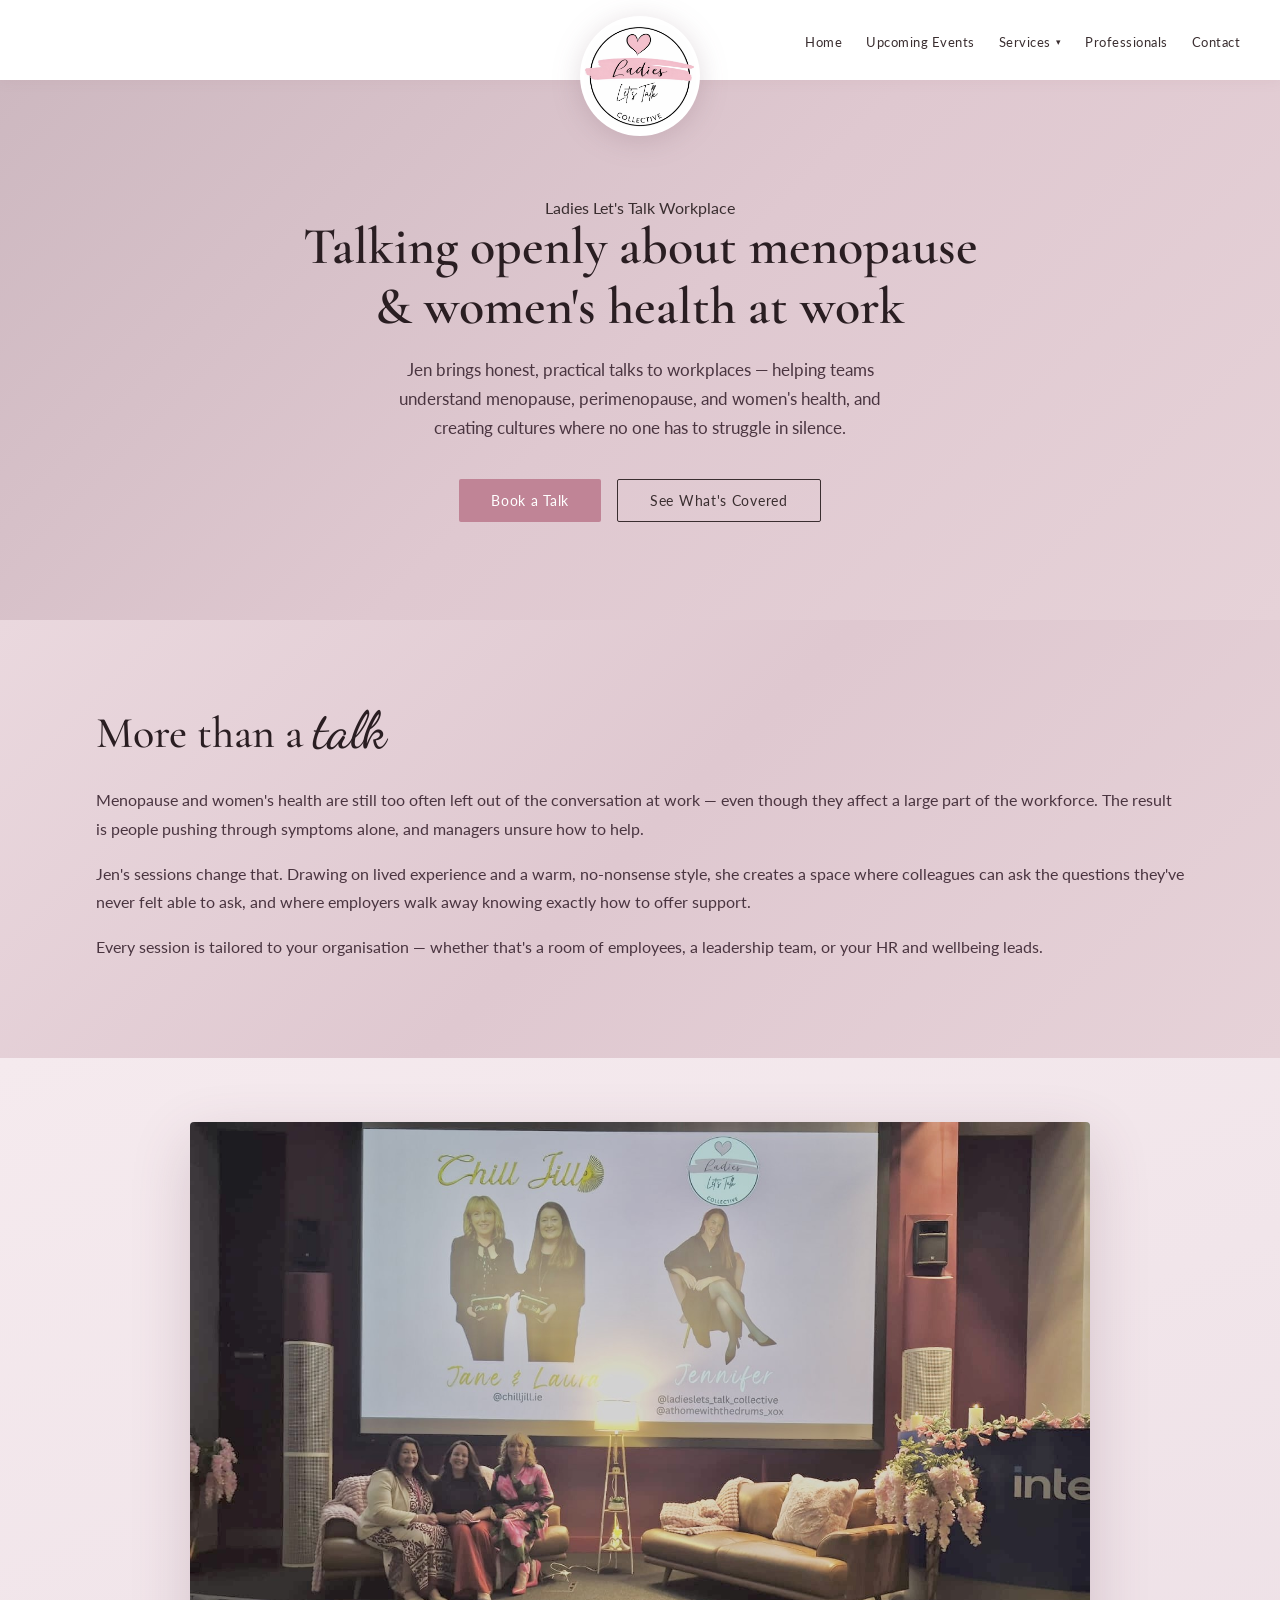
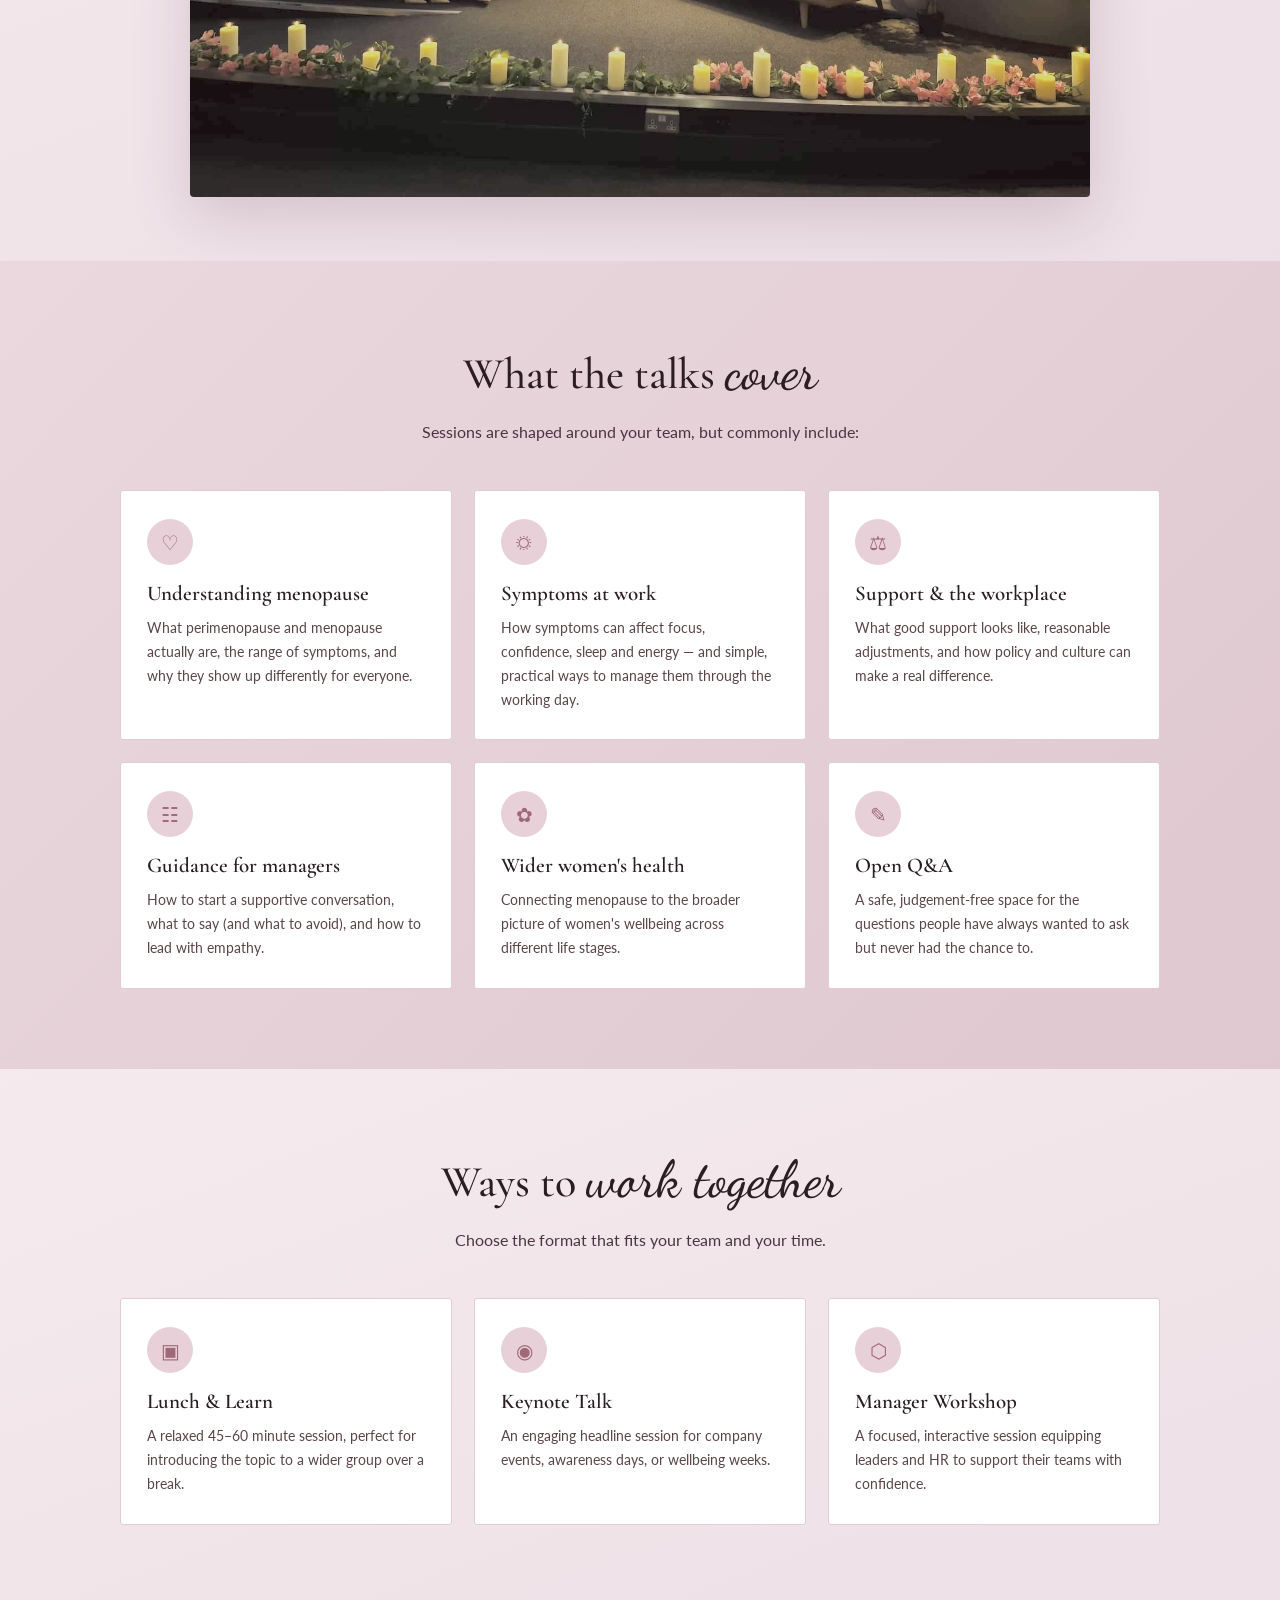
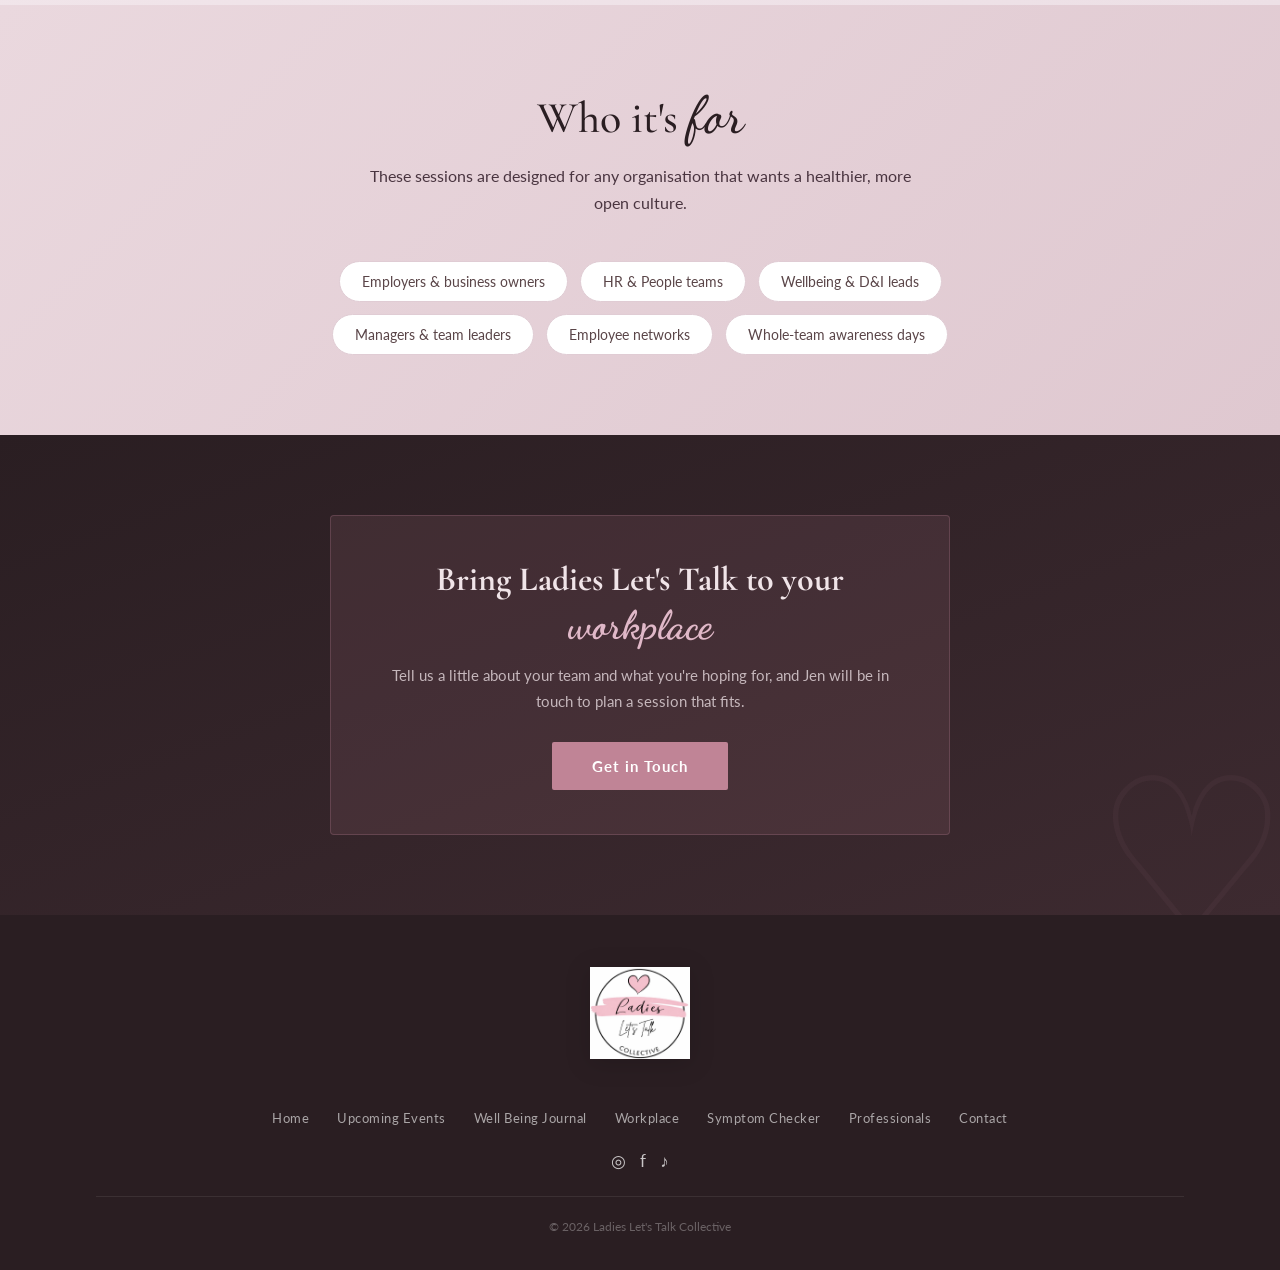
<file: wortttkplace.html>
<!DOCTYPE html>
<html lang="en">
<head>
<meta charset="UTF-8">
<meta name="viewport" content="width=device-width, initial-scale=1.0">
<title>Workplace Talks | Ladies Let's Talk Collective</title>
<link rel="stylesheet" href="css/style.css">
<link href="https://fonts.googleapis.com/css2?family=Dancing+Script:wght@600;700&family=Cormorant+Garamond:wght@400;500;600&family=Lato:wght@300;400;700&display=swap" rel="stylesheet">
<style>
/* ── WORKPLACE PAGE (scoped, uses your :root variables + fonts) ── */

/* Hero background */
.wp-hero-bg{
  background:linear-gradient(135deg,#cdb8c0 0%,#dfc8d0 50%,#e6d2d8 100%);
}
.wp-hero .eyebrow{
  font-size:12px;letter-spacing:3px;text-transform:uppercase;
  color:var(--pink-dark);font-weight:700;margin-bottom:14px;
}

/* Big centered feature image */
.wp-feature-img{
  padding:64px 40px;
  background:linear-gradient(160deg,#f5eaee 0%,#ede0e6 100%);
  text-align:center;
}
.wp-feature-img img{
  width:100%;
  max-width:900px;
  border-radius:4px;
  box-shadow:0 20px 60px rgba(100,60,80,0.2);
  display:block;
  margin:0 auto;
}

/* Topic / format card grids reuse your .pro-card look */
.wp-grid{
  display:grid;grid-template-columns:repeat(3,1fr);gap:22px;
  max-width:1040px;margin:0 auto;text-align:left;
}
.wp-card{
  background:#fff;border:1px solid #e0ccd4;border-radius:3px;
  padding:28px 26px;transition:transform 0.2s,box-shadow 0.2s;
}
.wp-card:hover{transform:translateY(-4px);box-shadow:0 10px 30px rgba(160,100,120,0.12);}
.wp-card .wp-icon{
  width:46px;height:46px;border-radius:50%;
  background:var(--pink-light);display:flex;align-items:center;justify-content:center;
  font-size:20px;color:var(--pink-dark);margin-bottom:16px;
}
.wp-card h3{
  font-family:'Cormorant Garamond',serif;font-size:21px;font-weight:600;
  color:#2a1e22;margin-bottom:10px;
}
.wp-card p{font-size:14px;color:#5a4548;line-height:1.7;}

/* Who it's for — simple pill row */
.wp-audience{
  display:flex;flex-wrap:wrap;gap:12px;justify-content:center;
  max-width:760px;margin:0 auto;
}
.wp-audience .pill{
  background:#fff;border:1px solid #e0ccd4;border-radius:24px;
  padding:11px 22px;font-size:14px;color:#5a4548;
}

/* CTA band reuses your dark-section feel */
.wp-cta-sec{
  padding:80px 96px;text-align:center;position:relative;overflow:hidden;
  background:linear-gradient(160deg,#2a1e22 0%,#3d2a30 100%);
}
.wp-cta-sec::after{
  content:'\2661';position:absolute;right:-10px;bottom:-60px;
  font-family:'Cormorant Garamond',serif;font-size:220px;
  color:rgba(192,132,150,0.06);line-height:1;pointer-events:none;
}
.wp-cta-box{
  background:rgba(192,132,150,0.12);border:1px solid rgba(192,132,150,0.25);
  border-radius:4px;padding:44px 48px;max-width:620px;margin:0 auto;
  position:relative;z-index:2;
}
.wp-cta-box h2{font-family:'Cormorant Garamond',serif;font-size:34px;color:#f0e4e8;margin-bottom:14px;line-height:1.2;}
.wp-cta-box h2 em{font-family:'Dancing Script',cursive;font-size:40px;font-style:normal;color:#e0b8c8;}
.wp-cta-box p{color:rgba(240,228,232,0.75);font-size:15px;line-height:1.7;margin-bottom:28px;}

@media(max-width:900px){
  .wp-grid{grid-template-columns:1fr;}
  .wp-cta-sec{padding:56px 28px;}
  .wp-cta-box{padding:34px 26px;}
  .wp-feature-img{padding:36px 20px;}
}
</style>
</head>
<body>

<!-- ── MOBILE NAV ── -->
<div class="mobile-nav" id="mobileNav" onclick="closeMobile()">
  <div class="mobile-nav-panel" onclick="event.stopPropagation()">
    <div class="mobile-header">
      <img class="logo-img" src="images/Logo.jpeg" alt="Logo">
      <button class="mobile-close" onclick="closeMobile()">✕</button>
    </div>
    <a href="index.html">Home</a>
    <a href="events.html">Upcoming Events</a>
    <a href="journal.html">Well Being Journal</a>
    <a href="symptom.html">Symptom Checker</a>
    <a href="workplace.html">Workplace Talks</a>
    <a href="professionals.html">Professionals</a>
    <a href="contact.html">Contact</a>
  </div>
</div>

<nav>
  <div class="logo-wrap">
    <img class="logo-img" src="images/Logo.jpeg" alt="Ladies Let's Talk Collective logo">
  </div>
  <div class="nav-right">
    <ul class="nav-links">
      <li><a href="index.html">Home</a></li>
      <li><a href="events.html">Upcoming Events</a></li>
      <li class="has-dropdown">
        <a href="#" onclick="return false;">Services <span class="caret">▾</span></a>
        <ul class="dropdown">
          <li><a href="journal.html">Well being Journal</a></li>
          <li><a href="symptom.html">Symptom Checker</a></li>
          <li><a href="workplace.html">Workplace Talks</a></li>
        </ul>
      </li>
      <li><a href="professionals.html">Professionals</a></li>
      <li><a href="contact.html">Contact</a></li>
    </ul>
    <button class="hamburger" onclick="openMobile()">
      <span></span><span></span><span></span>
    </button>
  </div>
</nav>

<!-- ── HERO ── -->
<section class="hero">
  <div class="hero-bg wp-hero-bg"></div>
  <div class="hero-content">
    <div class="eyebrow">Ladies Let's Talk Workplace</div>
    <h1>Talking openly about menopause &amp; women's health at work</h1>
    <p>Jen brings honest, practical talks to workplaces — helping teams understand menopause, perimenopause, and women's health, and creating cultures where no one has to struggle in silence.</p>
    <div class="btn-row">
      <a href="contact.html" class="btn-pink">Book a Talk</a>
      <a href="#topics" class="btn-outline">See What's Covered</a>
    </div>
  </div>
</section>


<!-- ── ABOUT THE TALKS ── -->
<section class="about">

  <div class="about-text">
    <h2>More than a <em>talk</em></h2>
    <p>Menopause and women's health are still too often left out of the conversation at work — even though they affect a large part of the workforce. The result is people pushing through symptoms alone, and managers unsure how to help.</p>
    <p>Jen's sessions change that. Drawing on lived experience and a warm, no-nonsense style, she creates a space where colleagues can ask the questions they've never felt able to ask, and where employers walk away knowing exactly how to offer support.</p>
    <p>Every session is tailored to your organisation — whether that's a room of employees, a leadership team, or your HR and wellbeing leads.</p>
  </div>
</section>
<section class="wp-feature-img">
  <img src="images/LLTWORK.jpg" alt="Jen speaking on stage at a Ladies Let's Talk live event">
</section>

<!-- ── WHAT'S COVERED ── -->
<section id="topics" class="pros">
  <div class="section-label">What the talks <em>cover</em></div>
  <p class="section-sub">Sessions are shaped around your team, but commonly include:</p>
  <div class="wp-grid">
    <div class="wp-card">
      <div class="wp-icon">♡</div>
      <h3>Understanding menopause</h3>
      <p>What perimenopause and menopause actually are, the range of symptoms, and why they show up differently for everyone.</p>
    </div>
    <div class="wp-card">
      <div class="wp-icon">☼</div>
      <h3>Symptoms at work</h3>
      <p>How symptoms can affect focus, confidence, sleep and energy — and simple, practical ways to manage them through the working day.</p>
    </div>
    <div class="wp-card">
      <div class="wp-icon">⚖</div>
      <h3>Support &amp; the workplace</h3>
      <p>What good support looks like, reasonable adjustments, and how policy and culture can make a real difference.</p>
    </div>
    <div class="wp-card">
      <div class="wp-icon">☷</div>
      <h3>Guidance for managers</h3>
      <p>How to start a supportive conversation, what to say (and what to avoid), and how to lead with empathy.</p>
    </div>
    <div class="wp-card">
      <div class="wp-icon">✿</div>
      <h3>Wider women's health</h3>
      <p>Connecting menopause to the broader picture of women's wellbeing across different life stages.</p>
    </div>
    <div class="wp-card">
      <div class="wp-icon">✎</div>
      <h3>Open Q&amp;A</h3>
      <p>A safe, judgement-free space for the questions people have always wanted to ask but never had the chance to.</p>
    </div>
  </div>
</section>

<!-- ── FORMATS ── -->
<section class="convos">
  <div class="section-label">Ways to <em>work together</em></div>
  <p class="section-sub">Choose the format that fits your team and your time.</p>
  <div class="wp-grid">
    <div class="wp-card">
      <div class="wp-icon">▣</div>
      <h3>Lunch &amp; Learn</h3>
      <p>A relaxed 45–60 minute session, perfect for introducing the topic to a wider group over a break.</p>
    </div>
    <div class="wp-card">
      <div class="wp-icon">◉</div>
      <h3>Keynote Talk</h3>
      <p>An engaging headline session for company events, awareness days, or wellbeing weeks.</p>
    </div>
    <div class="wp-card">
      <div class="wp-icon">⬡</div>
      <h3>Manager Workshop</h3>
      <p>A focused, interactive session equipping leaders and HR to support their teams with confidence.</p>
    </div>
  </div>
</section>

<!-- ── WHO IT'S FOR ── -->
<section class="pros">
  <div class="section-label">Who it's <em>for</em></div>
  <p class="section-sub">These sessions are designed for any organisation that wants a healthier, more open culture.</p>
  <div class="wp-audience">
    <span class="pill">Employers &amp; business owners</span>
    <span class="pill">HR &amp; People teams</span>
    <span class="pill">Wellbeing &amp; D&amp;I leads</span>
    <span class="pill">Managers &amp; team leaders</span>
    <span class="pill">Employee networks</span>
    <span class="pill">Whole-team awareness days</span>
  </div>
</section>

<!-- ── CTA ── -->
<section class="wp-cta-sec">
  <div class="wp-cta-box">
    <h2>Bring Ladies Let's Talk to your <em>workplace</em></h2>
    <p>Tell us a little about your team and what you're hoping for, and Jen will be in touch to plan a session that fits.</p>
    <a href="contact.html" class="btn-event">Get in Touch</a>
  </div>
</section>

<!-- ── FOOTER ── -->
<footer>
  <div class="footer-logo">
    <img src="images/Logo.jpeg" alt="Ladies Let's Talk Collective logo">
  </div>
  <ul class="footer-links">
    <li><a href="index.html">Home</a></li>
    <li><a href="events.html">Upcoming Events</a></li>
    <li><a href="journal.html">Well Being Journal</a></li>
    <li><a href="workplace.html">Workplace</a></li>
    <li><a href="symptom.html">Symptom Checker</a></li>
    <li><a href="professionals.html">Professionals</a></li>
    <li><a href="contact.html">Contact</a></li>
  </ul>
  <div class="footer-social">
    <span title="Instagram">◎</span>
    <span title="Facebook">f</span>
    <span title="TikTok">♪</span>
  </div>
  <div class="footer-copy">© 2026 Ladies Let's Talk Collective</div>
</footer>

<script src="js/script.js"></script>
</body>
</html>
</file>
<file: css/style.css>
*,*::before,*::after{margin:0;padding:0;box-sizing:border-box;}
:root{--pink:#c08496;--pink-light:#e8d0d8;--pink-dark:#a06878;--text:#3a2e30;--text-soft:#5a4548;--bg-hero:#cdb8c0;--bg-footer:#2a1e22;--white:#fff;}
html{scroll-behavior:smooth;}
body{font-family:'Lato',sans-serif;color:var(--text);background:#f5eaee;}

/* ── NAV ── */
nav{background:#fff;display:flex;align-items:center;justify-content:flex-end;padding:0 40px;height:80px;position:sticky;top:0;z-index:100;box-shadow:0 2px 12px rgba(160,100,120,0.08);overflow:visible;}
.logo-wrap{display:flex;align-items:center;justify-content:center;position:absolute;left:50%;transform:translateX(-50%);z-index:101;}
.logo-img{width:120px;height:120px;object-fit:contain;position:relative;top:36px;background:#fff;border-radius:50%;padding:4px;filter:drop-shadow(0 4px 14px rgba(100,60,80,0.18));}
.nav-links{display:flex;gap:24px;list-style:none;}
.nav-links a{text-decoration:none;color:var(--text);font-size:13px;letter-spacing:0.5px;transition:color 0.2s;}
.nav-links a:hover{color:var(--pink);}
.nav-right{display:flex;align-items:center;gap:20px;}
.nav-social{display:flex;gap:10px;font-size:15px;cursor:pointer;}
.nav-social span:hover{color:var(--pink);}
.hamburger{display:none;background:none;border:none;cursor:pointer;padding:6px;}
.hamburger span{display:block;width:22px;height:2px;background:var(--text);margin:5px 0;transition:0.3s;}

/* ── MOBILE NAV — popup box, not full screen ── */
.mobile-nav{
  display:none;
  position:fixed;
  inset:0;
  background:rgba(42,30,34,0.6);
  z-index:200;
  align-items:flex-start;
  justify-content:center;
  padding:90px 20px 20px;
  overflow-y:auto;
}
.mobile-nav.open{display:flex;}

.mobile-nav-panel{
  background:#fff;
  border-radius:18px;
  width:100%;
  max-width:320px;
  max-height:75vh;
  overflow-y:auto;
  -webkit-overflow-scrolling:touch;
  box-shadow:0 24px 60px rgba(0,0,0,0.35);
  padding:20px 24px 28px;
  display:flex;
  flex-direction:column;
  align-items:center;
  gap:6px;
  position:relative;
}

.mobile-header{
  display:flex;
  align-items:center;
  justify-content:center;
  width:100%;
  position:relative;
  margin-bottom:14px;
}

.mobile-nav-panel .logo-img{
  width:76px;
  height:76px;
  position:static;
  top:auto;
}

.mobile-close{
  position:absolute;
  top:-4px;
  right:-4px;
  background:rgba(60,40,48,0.06);
  border:none;
  font-size:16px;
  cursor:pointer;
  color:var(--text);
  width:30px;
  height:30px;
  border-radius:50%;
  display:flex;
  align-items:center;
  justify-content:center;
  transition:background 0.2s;
}
.mobile-close:hover{background:rgba(60,40,48,0.12);}

.mobile-nav a{
  font-size:17px;
  text-decoration:none;
  color:var(--text);
  font-family:'Cormorant Garamond',serif;
  padding:10px 4px;
  width:100%;
  text-align:center;
  border-bottom:1px solid #f0e0e6;
  transition:color 0.2s;
}
.mobile-nav a:last-child{border-bottom:none;}
.mobile-nav a:hover{color:var(--pink);}

/* ── SERVICES DROPDOWN ── */ .nav-links li.has-dropdown{position:relative;} .nav-links li.has-dropdown > a{display:inline-flex;align-items:center;cursor:pointer;} .nav-links .caret{font-size:9px;margin-left:5px;transition:transform .2s;} .nav-links li.has-dropdown:hover .caret{transform:rotate(180deg);} .nav-links .dropdown{ position:absolute;top:calc(100% + 10px);left:0; list-style:none;background:#fff;min-width:212px; border:1px solid #e8d0d8;border-radius:4px; box-shadow:0 12px 30px rgba(120,70,90,0.16); padding:8px 0; opacity:0;visibility:hidden;transform:translateY(6px); transition:opacity .2s ease,transform .2s ease,visibility .2s ease; z-index:300; } /* invisible bridge so the menu doesn't close as the mouse crosses the gap between "Services" and the dropdown */ .nav-links .dropdown::before{ content:'';position:absolute;top:-12px;left:0;width:100%;height:12px; } .nav-links li.has-dropdown:hover .dropdown, .nav-links li.has-dropdown:focus-within .dropdown{ opacity:1;visibility:visible;transform:translateY(0); } .nav-links .dropdown li{display:block;} .nav-links .dropdown a{ display:block;padding:10px 20px;font-size:13px;color:#3a2e30; white-space:nowrap;letter-spacing:0.3px; } .nav-links .dropdown a:hover{background:#fbeaf0;color:var(--pink-dark);}
/* ── BTNs ── */
.btn-pink{background:var(--pink);color:#fff;border:none;padding:13px 32px;font-size:14px;font-family:'Lato',sans-serif;letter-spacing:0.7px;cursor:pointer;transition:background 0.2s;border-radius:2px;text-decoration:none;display:inline-block;}
.btn-pink:hover{background:var(--pink-dark);}
.btn-outline{background:transparent;color:var(--text);border:1.5px solid var(--text);padding:12px 32px;font-size:14px;font-family:'Lato',sans-serif;letter-spacing:0.7px;cursor:pointer;transition:all 0.2s;border-radius:2px;text-decoration:none;display:inline-block;}
.btn-outline:hover{background:rgba(60,40,48,0.07);}
.btn-row{display:flex;gap:16px;justify-content:center;flex-wrap:wrap;}
.section-label{font-family:'Cormorant Garamond',serif;font-size:44px;font-weight:500;color:#2a1e22;line-height:1.2;margin-bottom:16px;}
.section-label em{font-family:'Dancing Script',cursive;font-size:52px;font-style:normal;}
.section-sub{font-size:15.5px;color:#4a3540;line-height:1.75;max-width:560px;margin:0 auto 44px;}

/* ── HERO ── */
.hero{position:relative;min-height:540px;display:flex;align-items:center;justify-content:center;text-align:center;overflow:hidden;padding:110px 40px 90px;}
.hero-bg{position:absolute;inset:0;width:100%;height:100%;}
.hero-content{position:relative;z-index:2;max-width:700px;}
.hero h1{font-family:'Cormorant Garamond',serif;font-size:52px;font-weight:600;color:#2a1e22;margin-bottom:20px;line-height:1.15;}
.hero p{font-size:16.5px;color:#4a3540;line-height:1.75;margin-bottom:36px;max-width:520px;margin-left:auto;margin-right:auto;}

/* ── AFFIRMATIONS ── */
.affirmations{background:linear-gradient(135deg,#2a1e22 0%,#3d2a30 100%);padding:56px 40px;text-align:center;overflow:hidden;position:relative;}
.affirmations::before{content:'';position:absolute;inset:0;background:url("data:image/svg+xml,%3Csvg width='60' height='60' viewBox='0 0 60 60' xmlns='http://www.w3.org/2000/svg'%3E%3Cg fill='none' fill-rule='evenodd'%3E%3Cg fill='%23c08496' fill-opacity='0.06'%3E%3Cpath d='M30 0 C28 4 24 6 20 4 C14 2 14 10 20 14 L30 22 L40 14 C46 10 46 2 40 4 C36 6 32 4 30 0Z'/%3E%3C/g%3E%3C/g%3E%3C/svg%3E");}
.aff-inner{position:relative;z-index:2;max-width:700px;margin:0 auto;}
.aff-quote{font-family:'Cormorant Garamond',serif;font-size:28px;font-weight:400;font-style:italic;color:#f0e4e8;line-height:1.5;transition:opacity 0.6s;min-height:80px;display:flex;align-items:center;justify-content:center;}
.aff-dots{display:flex;gap:10px;justify-content:center;margin-top:24px;}
.aff-dot{width:8px;height:8px;border-radius:50%;background:rgba(192,132,150,0.35);cursor:pointer;transition:background 0.3s;}
.aff-dot.active{background:#c08496;}

/* ── AFFIRMATION BUTTONS ── */
.aff-controls{display:flex;align-items:center;justify-content:center;gap:24px;margin-top:28px;}
.aff-btn{background:none;border:1px solid rgba(192,132,150,0.4);color:#c08496;width:40px;height:40px;border-radius:50%;font-size:18px;cursor:pointer;transition:background 0.3s,border-color 0.3s;display:flex;align-items:center;justify-content:center;}
.aff-btn:hover{background:rgba(192,132,150,0.15);border-color:#c08496;}

/* ── ABOUT ── */
.about{display:flex;gap:64px;align-items:flex-start;padding:80px 96px;background:linear-gradient(135deg,#ead8de 0%,#dfc8d0 50%,#e6d2d8 100%);}
.about-photo{width:340px;min-width:300px;border-radius:4px;background:linear-gradient(160deg,#e0bcc8 0%,#c8a0b2 50%,#b88a9e 100%);display:flex;align-items:center;justify-content:center;overflow:hidden;flex-shrink:0;min-height:400px;}
.about-photo img{width:100%;height:100%;object-fit:cover;display:block;}
.about-placeholder{color:rgba(80,50,60,0.45);font-size:14px;font-style:italic;text-align:center;padding:20px;}
.about-text{flex:1;}
.about-text h2{font-family:'Cormorant Garamond',serif;font-size:44px;font-weight:500;margin-bottom:24px;color:#2a1e22;line-height:1.2;}
.about-text h2 em{font-family:'Dancing Script',cursive;font-size:52px;font-style:normal;}
.about-text p{font-size:15.5px;line-height:1.85;color:#4a3540;margin-bottom:16px;}
.awards-row{display:flex;gap:16px;margin-top:28px;flex-wrap:wrap;align-items:center;}
.award-badge{width:140px;height:140px;border-radius:50%;background:none;border:none;padding:0;display:flex;align-items:center;justify-content:center;cursor:pointer;transition:transform 0.2s;flex-shrink:0;}
.award-badge:hover{transform:scale(1.05);}
.award-badge .badge-year{font-size:11px;color:var(--pink-dark);letter-spacing:1px;font-weight:700;text-transform:uppercase;}
.award-badge .badge-icon{font-size:22px;margin:4px 0;}
.award-badge .badge-title{font-size:9.5px;color:#4a3540;line-height:1.3;font-weight:600;}
.badge-img{width:140px;height:140px;object-fit:contain;border-radius:50%;}
.award-note{font-size:13px;color:#5a4548;font-style:italic;margin-top:12px;}

/* ── EVENTS ── */
.events{padding:80px 96px;background:linear-gradient(160deg,#2a1e22 0%,#3d2a30 100%);text-align:center;position:relative;overflow:hidden;}
.events::after{content:'2026';position:absolute;right:-40px;bottom:-60px;font-family:'Cormorant Garamond',serif;font-size:240px;color:rgba(192,132,150,0.06);line-height:1;pointer-events:none;}
.events .section-label{color:#f0e4e8;}
.events .section-label em{color:#e0b8c8;}
.events .section-sub{color:rgba(240,228,232,0.75);}
.event-grid{display:grid;grid-template-columns:repeat(3,1fr);gap:20px;margin:40px 0;position:relative;z-index:2;}
.reel-credit {
  position: relative;
  z-index: 2;
  margin: -14px 0 34px;
  color: rgba(240, 228, 232, 0.68);
  font-size: 13px;
  font-weight: 400;
  letter-spacing: 1px;
  text-align: center;
}

.reel-credit::before,
.reel-credit::after {
  content: "";
  display: inline-block;
  width: 28px;
  height: 1px;
  margin: 0 10px;
  background: rgba(224, 184, 200, 0.55);
  vertical-align: middle;
}
.event-img-slot{background:linear-gradient(145deg,#4a3040 0%,#3a2030 100%);border:1px solid rgba(192,132,150,0.2);border-radius:4px;height:220px;display:flex;flex-direction:column;align-items:center;justify-content:center;gap:10px;cursor:pointer;transition:border-color 0.2s;}
.event-img-slot:hover{border-color:rgba(192,132,150,0.5);}
.event-img-slot .slot-icon{font-size:28px;opacity:0.5;}
.event-img-slot .slot-text{font-size:12px;color:rgba(240,228,232,0.4);letter-spacing:0.5px;}
.event-img-slot img{width:100%;height:100%;object-fit:cover;border-radius:4px;}
.event-img-slot video{width:100%;height:100%;object-fit:cover;border-radius:4px;display:block;}
.event-cta-box{background:rgba(192,132,150,0.12);border:1px solid rgba(192,132,150,0.25);border-radius:4px;padding:36px 40px;margin-top:8px;position:relative;z-index:2;}
.event-cta-box h3{font-family:'Cormorant Garamond',serif;font-size:28px;color:#f0e4e8;margin-bottom:10px;}
.event-cta-box p{color:rgba(240,228,232,0.7);font-size:15px;line-height:1.7;margin-bottom:24px;}
.btn-event{background:var(--pink);color:#fff;padding:15px 40px;font-size:15px;font-family:'Lato',sans-serif;letter-spacing:1px;font-weight:700;text-decoration:none;border-radius:2px;display:inline-block;transition:background 0.2s;}
.btn-event:hover{background:#b07080;}

/* ── CONVERSATIONS ── */
.convos{padding:80px 96px;background:linear-gradient(160deg,#f5eaee 0%,#ede0e6 100%);text-align:center;}
.video-grid{display:grid;grid-template-columns:repeat(3,1fr);gap:24px;margin-top:44px;}
.video-card{background:#fff;border:1px solid #e0ccd4;border-radius:3px;overflow:hidden;transition:transform 0.2s,box-shadow 0.2s;}
.video-card:hover{transform:translateY(-4px);box-shadow:0 12px 32px rgba(160,100,120,0.15);}
.video-thumb{height:190px;display:flex;align-items:center;justify-content:center;position:relative;cursor:pointer;}
.video-thumb::after{content:'';position:absolute;inset:0;background:rgba(50,20,30,0.15);transition:background 0.2s;}
.video-card:hover .video-thumb::after{background:rgba(50,20,30,0.05);}
.thumb-1{background:linear-gradient(145deg,#ddc0cc 0%,#c8a8b8 100%);}
.thumb-2{background:linear-gradient(145deg,#d4b8c8 0%,#c0a0b0 100%);}
.thumb-3{background:linear-gradient(145deg,#dab8c8 0%,#c4a4b4 100%);}
.play-btn{width:52px;height:52px;background:rgba(255,255,255,0.88);border-radius:50%;display:flex;align-items:center;justify-content:center;position:relative;z-index:2;transition:transform 0.2s;}
.video-card:hover .play-btn{transform:scale(1.1);}
.play-tri{width:0;height:0;border-top:10px solid transparent;border-bottom:10px solid transparent;border-left:18px solid var(--pink);margin-left:4px;}
.video-info{padding:16px 18px 20px;text-align:center;}
.video-info p{font-size:14px;color:#4a3540;line-height:1.5;margin-bottom:14px;min-height:42px;}
.watch-btn{background:var(--pink);color:#fff;border:none;width:100%;padding:11px;font-size:12px;letter-spacing:1.5px;font-weight:700;font-family:'Lato',sans-serif;cursor:pointer;transition:background 0.2s;border-radius:2px;}
.watch-btn:hover{background:var(--pink-dark);}
/* ── PROFESSIONAL VIDEO DESCRIPTIONS ── */

.vc-description {
  margin-top: 9px;
  color: rgba(240, 228, 232, 0.68);
  font-family: 'Lato', sans-serif;
  font-size: 12.5px;
  line-height: 1.6;
}

.vc-description-text {
  display: -webkit-box;
  overflow: hidden;
  -webkit-box-orient: vertical;
  -webkit-line-clamp: 2;
}

.vc-description.expanded .vc-description-text {
  display: block;
  overflow: visible;
  -webkit-line-clamp: unset;
}

.vc-see-more {
  display: inline-block;
  margin-top: 7px;
  padding: 0;
  border: none;
  background: transparent;
  color: #e0b8c8;
  font-family: 'Lato', sans-serif;
  font-size: 12px;
  font-weight: 700;
  cursor: pointer;
  text-decoration: underline;
  text-underline-offset: 3px;
}

.vc-see-more:hover {
  color: #ffffff;
}

/* Stay tuned professional card */

.pro-card.stay-tuned-card {
  display: flex;
  min-height: 260px;
  align-items: center;
  justify-content: center;
  border: 1px dashed #c08496;
  background: linear-gradient(
    145deg,
    rgba(192, 132, 150, 0.12),
    rgba(255, 255, 255, 0.92)
  );
  text-align: center;
}

.stay-tuned-content {
  max-width: 260px;
}

.stay-tuned-icon {
  display: grid;
  width: 54px;
  height: 54px;
  margin: 0 auto 16px;
  place-items: center;
  border-radius: 50%;
  background: #f2dde5;
  color: #a06878;
  font-size: 24px;
}

.pro-card.stay-tuned-card h3 {
  margin-bottom: 10px;
  font-size: 25px;
}

.pro-card.stay-tuned-card p {
  margin: 0;
  color: #5a4548;
}
/* ── JOURNAL ── */
.journal-sec{padding:80px 96px;background:linear-gradient(135deg,#ead8de 0%,#dfc8d0 100%);}
.journal-inner{display:flex;gap:64px;align-items:center;}
.journal-img-col{flex-shrink:0;width:340px;}
.journal-book{width:100%;border-radius:6px;box-shadow:0 20px 60px rgba(100,60,80,0.2);transition:transform 0.35s;}
.journal-book:hover{transform:translateY(-6px);}
.coming-soon-pill{display:inline-block;background:var(--pink);color:#fff;font-size:11px;letter-spacing:2px;font-weight:700;padding:5px 16px;border-radius:20px;margin-bottom:12px;}
.journal-text h2{font-family:'Cormorant Garamond',serif;font-size:40px;font-weight:500;color:#2a1e22;line-height:1.2;margin-bottom:20px;}
.journal-text h2 em{font-family:'Dancing Script',cursive;font-size:48px;font-style:normal;}
.journal-text p{font-size:15px;line-height:1.85;color:#4a3540;margin-bottom:14px;}
.journal-features{display:flex;flex-wrap:wrap;gap:10px;margin:20px 0 24px;}
.jf{background:#fff;border:1px solid #e0ccd4;border-radius:20px;padding:6px 16px;font-size:12.5px;color:#5a4548;}
/* ── JOURNAL IMAGE CAROUSEL ── */

.journal-carousel {
  position: relative;
  width: 100%;
  max-width: 380px;
  margin: 0 auto;
}

.journal-carousel-viewport {
  width: 100%;
  overflow: hidden;
}

.journal-carousel-track {
  display: flex;
  transition: transform 0.45s cubic-bezier(0.4, 0, 0.2, 1);
}

.journal-carousel-slide {
  flex: 0 0 100%;
  width: 100%;
  min-width: 100%;
  padding: 6px;
}

.journal-carousel-slide img {
  display: block;
  width: 100%;
  height: 470px;
  margin: 0 auto;
  object-fit: contain;

  /* No border or card background */
  border: none;
  border-radius: 0;
  background: transparent;

  box-shadow: 0 20px 50px rgba(100, 60, 80, 0.18);
}

.journal-arrow {
  position: absolute;
  top: 50%;
  z-index: 10;
  display: flex;
  width: 44px;
  height: 44px;
  align-items: center;
  justify-content: center;
  padding: 0;
  border: 1px solid rgba(192, 132, 150, 0.4);
  border-radius: 50%;
  background: rgba(42, 30, 34, 0.88);
  color: #e8d0d8;
  font-size: 18px;
  cursor: pointer;
  transform: translateY(-50%);
  transition:
    background 0.2s ease,
    border-color 0.2s ease,
    opacity 0.2s ease;
}

.journal-arrow:hover {
  border-color: #c08496;
  background: #c08496;
  color: #ffffff;
}

.journal-arrow:disabled {
  opacity: 0.25;
  cursor: default;
}

.journal-arrow-prev {
  left: -22px;
}

.journal-arrow-next {
  right: -22px;
}

.journal-carousel-dots {
  display: flex;
  justify-content: center;
  gap: 10px;
  margin-top: 18px;
}

.journal-carousel-dot {
  width: 8px;
  height: 8px;
  padding: 0;
  border: none;
  border-radius: 50%;
  background: rgba(160, 104, 120, 0.3);
  cursor: pointer;
  transition:
    background 0.2s ease,
    transform 0.2s ease;
}

.journal-carousel-dot.active {
  background: #a06878;
  transform: scale(1.35);
}

@media (max-width: 600px) {
  .journal-carousel {
    max-width: 320px;
  }

  .journal-carousel-slide img {
    height: 410px;
  }

  .journal-arrow {
    width: 40px;
    height: 40px;
  }

  .journal-arrow-prev {
    left: 2px;
  }

  .journal-arrow-next {
    right: 2px;
  }
}
/* ── SYMPTOM CHECKER ── */
.symptom-sec{padding:80px 96px;background:linear-gradient(160deg,#f5eaee 0%,#ede0e6 100%);text-align:center;}
.sc-card{background:#fff;border:1px solid #e0ccd4;border-radius:4px;padding:48px 52px;max-width:820px;margin:0 auto;text-align:left;}
.sc-intro{text-align:center;margin-bottom:36px;}
.sc-intro p{font-size:15px;color:#5a4548;line-height:1.75;max-width:560px;margin:0 auto 24px;}
.sc-cats{display:grid;grid-template-columns:1fr 1fr;gap:20px;margin-bottom:32px;}
.sc-cat{border:1px solid #f0e0e8;border-radius:3px;padding:18px 20px;}
.sc-cat h4{font-family:'Cormorant Garamond',serif;font-size:17px;font-weight:600;color:#2a1e22;margin-bottom:10px;display:flex;align-items:center;gap:8px;}
.sc-cat ul{list-style:none;}
.sc-cat li{font-size:13.5px;color:#5a4548;padding:4px 0;border-bottom:1px solid #f5eaee;display:flex;align-items:center;gap:8px;}
.sc-cat li::before{content:'';width:12px;height:12px;border:1.5px solid var(--pink);border-radius:2px;flex-shrink:0;}
.sc-download-row{text-align:center;}
.sc-note{font-size:12px;color:#888;margin-top:12px;font-style:italic;}

/* ── PROFESSIONALS ── */
.pros{padding:80px 96px;background:linear-gradient(135deg,#ead8de 0%,#dfc8d0 100%);text-align:center;}
.pro-note{font-size:13px;color:var(--pink-dark);font-style:italic;margin-bottom:44px;}
.pro-grid{display:grid;grid-template-columns:repeat(3,1fr);gap:22px;margin-bottom:28px;text-align:left;}
.pro-card{background:#fff;border:1px solid #e0ccd4;border-radius:3px;padding:26px 24px;transition:transform 0.2s,box-shadow 0.2s;}
.pro-card:hover{transform:translateY(-4px);box-shadow:0 10px 30px rgba(160,100,120,0.12);}
.pro-cat{font-size:10px;letter-spacing:1.5px;color:var(--pink);font-weight:700;text-transform:uppercase;margin-bottom:8px;}
.pro-card h3{font-family:'Cormorant Garamond',serif;font-size:19px;font-weight:600;color:#2a1e22;margin-bottom:8px;}
.pro-card p{font-size:13px;color:#5a4548;line-height:1.65;margin-bottom:14px;}
.pro-links{display:flex;gap:10px;flex-wrap:wrap;}
.pro-link{font-size:12px;color:var(--pink-dark);text-decoration:none;border:1px solid var(--pink-light);border-radius:20px;padding:4px 12px;transition:background 0.2s;}
.pro-link:hover{background:var(--pink-light);}
.charity-note{background:linear-gradient(135deg,#2a1e22,#3d2a30);border-radius:4px;padding:24px 32px;text-align:center;margin-top:8px;}
.charity-note p{color:rgba(240,228,232,0.85);font-size:14px;line-height:1.7;}
.charity-note a{color:#e0b8c8;}

/* ── REVIEWS ── */
.reviews{padding:80px 96px;background:linear-gradient(160deg,#f5eaee 0%,#ede0e6 100%);text-align:center;}
.reviews-grid{display:grid;grid-template-columns:repeat(3,1fr);gap:24px;margin-top:44px;}
.review-card{background:#fff;border:1px solid #e0ccd4;border-radius:3px;padding:28px 26px;text-align:left;}
.review-q{font-size:36px;color:var(--pink-light);line-height:1;margin-bottom:12px;font-family:'Cormorant Garamond',serif;}
.review-text{font-size:14.5px;color:#4a3540;line-height:1.75;margin-bottom:16px;font-style:italic;}
.review-name{font-size:13px;font-weight:700;color:#2a1e22;letter-spacing:0.5px;}
.review-detail{font-size:12px;color:#888;margin-top:2px;}
.stars{color:#c08496;font-size:14px;margin-bottom:10px;}
.reviews-cta{margin-top:36px;font-size:14px;color:#5a4548;}

/* ── NEWSLETTER ── */
.newsletter{padding:80px 96px;background:var(--bg-hero);text-align:center;}
.newsletter h2{font-family:'Cormorant Garamond',serif;font-size:40px;font-weight:500;color:#2a1e22;margin-bottom:12px;}
.newsletter p{font-size:15px;color:#4a3540;margin-bottom:32px;line-height:1.75;}
.email-form{display:flex;max-width:480px;margin:0 auto;}
.email-form input{flex:1;padding:14px 18px;border:1.5px solid #c4a0b0;border-right:none;font-size:14.5px;font-family:'Lato',sans-serif;color:var(--text);background:#fff;outline:none;}
.email-form input::placeholder{color:#b09aaa;}
.email-form button{background:var(--pink);color:#fff;border:none;padding:14px 24px;font-size:13.5px;font-family:'Lato',sans-serif;font-weight:700;letter-spacing:0.8px;cursor:pointer;transition:background 0.2s;white-space:nowrap;}
.email-form button:hover{background:var(--pink-dark);}
.newsletter-note{font-size:12px;color:#888;margin-top:12px;font-style:italic;}

/* ── FOOTER ── */
footer{background:#2a1e22;color:rgba(255,255,255,0.75);padding:52px 96px 36px;display:flex;flex-direction:column;align-items:center;gap:24px;}
.footer-links{display:flex;gap:28px;list-style:none;flex-wrap:wrap;justify-content:center;}
.footer-links a{text-decoration:none;color:rgba(255,255,255,0.6);font-size:13px;letter-spacing:0.5px;transition:color 0.2s;}
.footer-links a:hover{color:var(--pink-light);}
.footer-social{display:flex;gap:14px;font-size:17px;}
.footer-social span{cursor:pointer;transition:color 0.2s;}
.footer-social span:hover{color:var(--pink-light);}
.footer-copy{font-size:12px;color:rgba(255,255,255,0.3);border-top:1px solid rgba(255,255,255,0.08);width:100%;text-align:center;padding-top:22px;}

/* ── RESPONSIVE ── */
@media(max-width:1100px){
  .about{padding:60px 48px;gap:40px;}
  .pro-grid{grid-template-columns:repeat(2,1fr);}
  .journal-inner{gap:40px;}
}
.collective-card {
    max-width: 760px;
    margin: 28px auto 24px;
    padding: 28px 24px;
    background: rgba(255,255,255,0.88);
    border-radius: 28px;
    box-shadow: 0 12px 35px rgba(80, 45, 65, 0.14);
    text-align: center;
}

.collective-card h2 {
    font-family: 'Lato', sans-serif;
    font-size: clamp(28px, 4vw, 46px);
    color: #111;
    margin-bottom: 14px;
    font-weight: 700;
}

.collective-strip {
    background: linear-gradient(90deg, #f6bfd3, #f8d5e3);
    color: #8d1f52;
    font-size: clamp(20px, 3vw, 32px);
    font-weight: 700;
    padding: 12px 20px;
    border-radius: 0 22px 22px 0;
    margin-bottom: 24px;
}

.collective-card p {
    color: #222;
    font-size: clamp(18px, 2.3vw, 27px);
    line-height: 1.55;
    margin: 0 auto 26px;
    max-width: 680px;
}

.collective-icons {
    display: grid;
    grid-template-columns: 1fr 1fr;
    gap: 22px;
    margin-top: 20px;
}

.collective-icons div {
    padding: 18px;
    border-radius: 22px;
    background: rgba(248, 220, 231, 0.55);
}

.collective-icons span {
    font-size: 48px;
    display: block;
    margin-bottom: 10px;
}

.collective-icons h3 {
    color: #9b2457;
    font-size: clamp(18px, 2.2vw, 26px);
    margin: 0;
}

@media (max-width: 700px) {
    .collective-card {
        padding: 22px 16px;
        margin-top: 24px;
    }

    .collective-icons {
        grid-template-columns: 1fr;
    }
}
@media(max-width:1050px){
  nav{padding:0 20px;}
  .nav-links:first-child,.nav-right .nav-links,.nav-social{display:none;}
  .hamburger{display:block;}
  .hero h1{font-size:36px;}
  .about{flex-direction:column;padding:48px 28px;}
  .about-photo{width:100%;min-width:unset;min-height:280px;}
  .events{padding:56px 28px;}
  .event-grid{grid-template-columns:1fr;}
  .convos{padding:56px 28px;}
  .video-grid{grid-template-columns:1fr;}
  .journal-sec{padding:56px 28px;}
  .journal-inner{flex-direction:column;}
  .journal-img-col{width:100%;max-width:320px;margin:0 auto;}
  .symptom-sec{padding:56px 28px;}
  .sc-card{padding:28px 20px;}
  .sc-cats{grid-template-columns:1fr;}
  .pros{padding:56px 28px;}
  .pro-grid{grid-template-columns:1fr;}
  .reviews{padding:56px 28px;}
  .reviews-grid{grid-template-columns:1fr;}
  .newsletter{padding:56px 28px;}
  footer{padding:40px 28px 28px;}
  .section-label{font-size:36px;}
  .section-label em{font-size:44px;}
}
.footer-logo{
display:flex;
justify-content:center;
margin-bottom:24px;
}

.footer-logo img{
width:100px;
height:auto;
object-fit:contain;
filter:drop-shadow(
0 4px 12px
rgba(0,0,0,0.15)
);
transition:transform .3s;
}

.footer-logo img:hover{
transform:scale(1.05);
}
/* ─────────────────────────────
   LADIES LET'S TALK FOOTER
───────────────────────────── */

.site-footer {
  position: relative;
  display: block;
  overflow: hidden;
  width: 100%;
  padding: 0;
  background:
    radial-gradient(
      circle at 8% 15%,
      rgba(224, 184, 200, 0.11),
      transparent 24%
    ),
    linear-gradient(145deg, #25191e 0%, #3b2530 100%);
  color: rgba(255, 255, 255, 0.82);
}

.site-footer::before {
  content: "";
  position: absolute;
  top: -90px;
  right: -80px;
  width: 280px;
  height: 280px;
  border: 1px solid rgba(224, 184, 200, 0.08);
  border-radius: 50%;
  pointer-events: none;
}

/* Main footer layout */

.site-footer .footer-main {
  position: relative;
  z-index: 1;
  display: grid;
  grid-template-columns:
    minmax(250px, 1.35fr)
    minmax(140px, 0.72fr)
    minmax(140px, 0.72fr)
    minmax(260px, 1.15fr);
  align-items: start;
  gap: 46px;
  width: min(1180px, calc(100% - 64px));
  margin: 0 auto;
  padding: 70px 0 56px;
}

/* Logo */

.site-footer .footer-logo-link {
  display: block;
  width: 166px;
  height: 166px;
  overflow: hidden;
  border-radius: 50%;
  background: #ffffff;
  box-shadow: 0 14px 30px rgba(0, 0, 0, 0.24);
}

.site-footer .footer-brand-logo {
  display: block;
  width: 100%;
  height: 100%;
  margin: 0;
  padding: 0;
  object-fit: cover;
  object-position: center;
  border-radius: 50%;
  filter: none;
  transition: transform 0.25s ease;
}

.site-footer .footer-logo-link:hover .footer-brand-logo {
  transform: scale(1.03);
}

/* Brand text */

.site-footer .footer-tagline {
  max-width: 310px;
  margin: 22px 0;
  color: rgba(255, 255, 255, 0.67);
  font-family: "Lato", sans-serif;
  font-size: 14px;
  line-height: 1.75;
}

/* Instagram button */

.site-footer .footer-social-links {
  display: flex;
  flex-wrap: wrap;
  gap: 12px;
}

.site-footer .footer-social-btn {
  display: inline-flex;
  align-items: center;
  gap: 10px;
  padding: 11px 16px;
  border: 1px solid rgba(224, 184, 200, 0.28);
  border-radius: 999px;
  background: rgba(255, 255, 255, 0.055);
  color: #f3dce5;
  font-family: "Lato", sans-serif;
  font-size: 13px;
  font-weight: 700;
  letter-spacing: 0.2px;
  text-decoration: none;
  transition:
    background 0.2s ease,
    border-color 0.2s ease,
    transform 0.2s ease;
}

.site-footer .footer-social-btn:hover {
  transform: translateY(-2px);
  border-color: rgba(224, 184, 200, 0.55);
  background: rgba(224, 184, 200, 0.13);
  color: #ffffff;
}

.site-footer .footer-social-btn svg {
  width: 19px;
  height: 19px;
  fill: none;
  stroke: currentColor;
  stroke-width: 1.8;
}

/* Footer columns */

.site-footer .footer-column,
.site-footer .footer-contact {
  min-width: 0;
  padding-top: 22px;
}

.site-footer .footer-column h3,
.site-footer .footer-contact h3 {
  margin: 0 0 19px;
  color: #ffffff;
  font-family: "Cormorant Garamond", serif;
  font-size: 23px;
  font-weight: 600;
  line-height: 1.2;
}

/* Footer navigation
   Uses div.footer-nav so the main website nav CSS
   does not create white boxes.
*/

.site-footer .footer-nav {
  position: static;
  z-index: auto;
  display: flex;
  flex-direction: column;
  align-items: flex-start;
  gap: 12px;
  width: auto;
  height: auto;
  min-height: 0;
  margin: 0;
  padding: 0;
  overflow: visible;
  background: transparent;
  box-shadow: none;
  transform: none;
}

.site-footer .footer-nav a {
  display: inline-block;
  width: fit-content;
  margin: 0;
  padding: 0;
  border: 0;
  background: transparent;
  box-shadow: none;
  color: rgba(255, 255, 255, 0.62);
  font-family: "Lato", sans-serif;
  font-size: 13px;
  line-height: 1.4;
  text-decoration: none;
  white-space: normal;
  transition:
    color 0.2s ease,
    transform 0.2s ease;
}

.site-footer .footer-nav a:hover {
  transform: translateX(4px);
  color: #f0bfd0;
}

/* Contact section */

.site-footer .footer-small-title {
  display: block;
  margin-bottom: 7px;
  color: #dca9ba;
  font-family: "Lato", sans-serif;
  font-size: 10px;
  font-weight: 700;
  letter-spacing: 2.2px;
  text-transform: uppercase;
}

.site-footer .footer-contact p {
  max-width: 280px;
  margin: 0 0 19px;
  color: rgba(255, 255, 255, 0.63);
  font-family: "Lato", sans-serif;
  font-size: 13.5px;
  line-height: 1.7;
}

.site-footer .footer-email-link {
  display: flex;
  align-items: center;
  gap: 11px;
  margin-bottom: 18px;
  color: #f3dce5;
  font-family: "Lato", sans-serif;
  font-size: 13.5px;
  font-weight: 700;
  text-decoration: none;
  overflow-wrap: anywhere;
}

.site-footer .footer-email-link:hover {
  color: #ffffff;
}

.site-footer .footer-email-icon {
  display: grid;
  flex: 0 0 auto;
  width: 34px;
  height: 34px;
  place-items: center;
  border-radius: 50%;
  background: rgba(224, 184, 200, 0.13);
}

.site-footer .footer-email-icon svg {
  width: 17px;
  height: 17px;
  fill: none;
  stroke: currentColor;
  stroke-width: 1.7;
}

/* Contact button */

.site-footer .footer-contact-btn {
  display: inline-block;
  padding: 11px 22px;
  border-radius: 3px;
  background: #c08496;
  color: #ffffff;
  font-family: "Lato", sans-serif;
  font-size: 12px;
  font-weight: 700;
  letter-spacing: 0.7px;
  text-decoration: none;
  transition:
    background 0.2s ease,
    transform 0.2s ease;
}

.site-footer .footer-contact-btn:hover {
  transform: translateY(-2px);
  background: #a9687c;
  color: #ffffff;
}

/* Copyright */

.site-footer .footer-bottom {
  position: relative;
  z-index: 1;
  display: flex;
  align-items: center;
  justify-content: center;
  width: min(1180px, calc(100% - 64px));
  margin: 0 auto;
  padding: 22px 0 28px;
  border-top: 1px solid rgba(255, 255, 255, 0.09);
  text-align: center;
}

.site-footer .footer-bottom p {
  margin: 0;
  color: rgba(255, 255, 255, 0.35);
  font-family: "Lato", sans-serif;
  font-size: 11.5px;
}

/* Tablet */

@media (max-width: 980px) {
  .site-footer .footer-main {
    grid-template-columns: 1fr 1fr;
  }

  .site-footer .footer-brand,
  .site-footer .footer-contact {
    grid-column: 1 / -1;
  }

  .site-footer .footer-brand {
    display: flex;
    flex-direction: column;
    align-items: center;
    text-align: center;
  }

  .site-footer .footer-tagline {
    margin-right: auto;
    margin-left: auto;
  }

  .site-footer .footer-social-links {
    justify-content: center;
  }

  .site-footer .footer-column {
    text-align: center;
  }

  .site-footer .footer-nav {
    align-items: center;
  }

  .site-footer .footer-contact {
    padding: 26px 22px;
    border: 1px solid rgba(224, 184, 200, 0.15);
    border-radius: 10px;
    background: rgba(255, 255, 255, 0.045);
    text-align: center;
  }

  .site-footer .footer-contact p {
    margin-right: auto;
    margin-left: auto;
  }

  .site-footer .footer-email-link {
    justify-content: center;
  }
}

/* Mobile */

@media (max-width: 560px) {
  .site-footer .footer-main {
    grid-template-columns: 1fr;
    gap: 30px;
    width: min(calc(100% - 32px), 460px);
    padding: 46px 0 38px;
  }

  .site-footer .footer-brand,
  .site-footer .footer-contact,
  .site-footer .footer-column {
    grid-column: 1;
  }

  .site-footer .footer-logo-link {
    width: 142px;
    height: 142px;
  }

  .site-footer .footer-column {
    padding-top: 0;
    text-align: center;
  }

  .site-footer .footer-nav {
    align-items: center;
  }

  .site-footer .footer-contact {
    padding: 26px 18px;
  }

  .site-footer .footer-email-link {
    flex-wrap: wrap;
    justify-content: center;
  }

  .site-footer .footer-bottom {
    width: min(calc(100% - 32px), 460px);
  }
}
</file>
